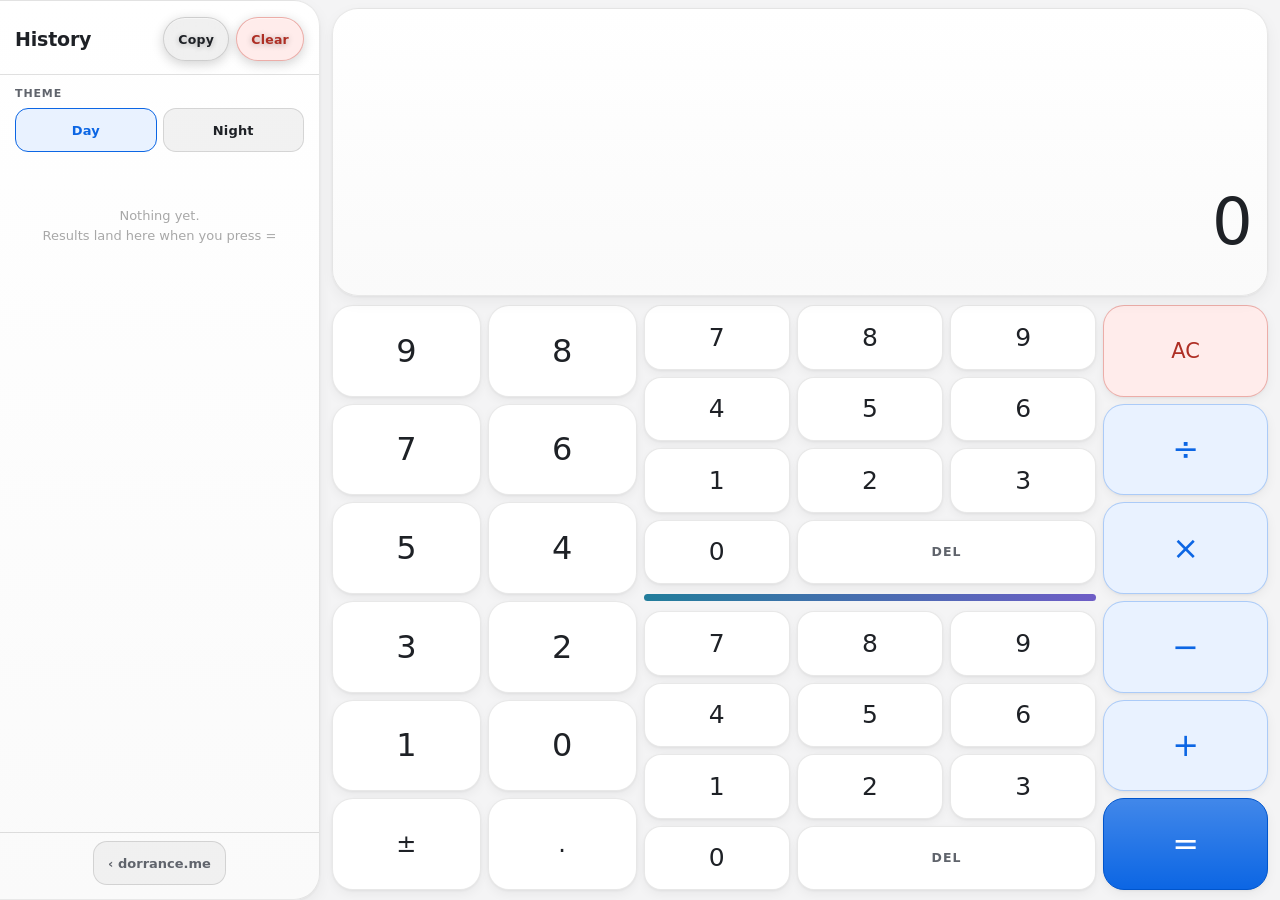
<file: calculator/index.html>
<!DOCTYPE html>
<html lang="en">
<head>
<meta charset="utf-8">
<title>Calculator</title>
<meta name="viewport" content="width=device-width, initial-scale=1, viewport-fit=cover">
<meta name="apple-mobile-web-app-capable" content="yes">
<meta name="mobile-web-app-capable" content="yes">
<meta name="apple-mobile-web-app-status-bar-style" content="default">
<meta name="apple-mobile-web-app-title" content="Calculator">
<meta name="theme-color" content="#F4F4F5" media="(prefers-color-scheme: light)">
<meta name="theme-color" content="#141517" media="(prefers-color-scheme: dark)">
<link rel="manifest" href="manifest.json">
<link rel="apple-touch-icon" href="icon-180.png">
<link rel="icon" href="icon-180.png">
<meta name="description" content="Fraction calculator with exact mixed-number math and a history panel. Works offline.">
<style>
  :root{
    --ui:ui-rounded,"SF Pro Rounded",system-ui,-apple-system,"Segoe UI",Roboto,sans-serif;
    --ink:#FFFFFF;
    --dim:rgba(255,255,255,.58);
    --faint:rgba(255,255,255,.34);
    --gap:7px;
  }
  *{box-sizing:border-box;margin:0;padding:0;-webkit-tap-highlight-color:transparent}
  html,body{height:100%;overflow:hidden}
  body{font-family:var(--ui);color:var(--ink);background:#0E0A1E;-webkit-font-smoothing:antialiased}

  /* ---- living backdrop ---- */
  .field{position:fixed;inset:-25%;z-index:0;filter:blur(58px) saturate(150%)}
  .blob{position:absolute;border-radius:50%;mix-blend-mode:screen}
  .b1{width:74vw;height:74vw;background:#6A3CE0;top:2%;left:-12%;animation:d1 26s ease-in-out infinite}
  .b2{width:66vw;height:66vw;background:#1E9BE0;top:32%;right:-16%;animation:d2 31s ease-in-out infinite}
  .b3{width:58vw;height:58vw;background:#E0603C;bottom:2%;left:8%;animation:d3 24s ease-in-out infinite}
  .b4{width:50vw;height:50vw;background:#17B79A;bottom:20%;right:6%;animation:d1 35s ease-in-out infinite reverse}
  @keyframes d1{0%,100%{transform:translate(0,0) scale(1)}50%{transform:translate(14%,10%) scale(1.16)}}
  @keyframes d2{0%,100%{transform:translate(0,0) scale(1.1)}50%{transform:translate(-16%,-9%) scale(.9)}}
  @keyframes d3{0%,100%{transform:translate(0,0) scale(.95)}50%{transform:translate(11%,-13%) scale(1.2)}}
  .veil{position:fixed;inset:0;z-index:1;pointer-events:none;
        background:radial-gradient(120% 80% at 50% 0%,rgba(0,0,0,.18),rgba(0,0,0,.60))}
  @media (prefers-reduced-motion:reduce){.blob{animation:none}}

  /* ---- glass ---- */
  .glass{position:relative;background:rgba(255,255,255,.11);
    -webkit-backdrop-filter:blur(26px) saturate(190%);backdrop-filter:blur(26px) saturate(190%);
    border:.5px solid rgba(255,255,255,.30);
    box-shadow:inset 0 1px 0 rgba(255,255,255,.42),inset 0 -1px 0 rgba(255,255,255,.10),
               0 6px 22px rgba(0,0,0,.22);
    overflow:hidden}
  .glass::before{content:"";position:absolute;inset:0;pointer-events:none;
    background:linear-gradient(160deg,rgba(255,255,255,.32) 0%,rgba(255,255,255,.05) 34%,transparent 60%)}

  /* Pinned to the screen's edges. On the home screen iOS makes the page (and so inset:0) shorter than the screen by
     about the status bar and the home bar, which left a gap under the keypad; there 100vh is the whole screen, so the
     home screen app takes that. In Safari 100vh would go under the toolbar, so the page keeps inset:0. */
  #app{position:fixed;inset:0;z-index:2;
       display:flex;flex-direction:column;
       padding:calc(env(safe-area-inset-top) + 8px) 12px calc(env(safe-area-inset-bottom) + 10px)}

  /* ---- display ---- */
  /* iOS 26 home screen apps (WebKit bug 301108): a page shorter than the screen gets a viewport that stops short by
     the status bar, and nothing shows under it. A page at least the screen's height gets the whole screen. */
  @media (display-mode:standalone){
    html{height:auto;min-height:min(100lvh,calc(100% + env(safe-area-inset-top)))}
    body{height:auto;min-height:100%}
    #app{bottom:auto;height:100vh;padding-top:calc(env(safe-area-inset-top) + 20px)}   /* below the haze iOS 26.1 puts behind the status bar */
  }
  .display{flex:1 0 auto;display:flex;flex-direction:column;justify-content:flex-end;
           padding:16px 16px 15px;border-radius:26px;margin-bottom:9px}
  .expr{font-size:15px;color:var(--dim);text-align:right;min-height:20px;font-variant-numeric:tabular-nums}
  .value{text-align:right;line-height:.95;margin-top:8px;font-size:clamp(42px,14vw,64px);
         font-weight:300;letter-spacing:-.025em;font-variant-numeric:tabular-nums;
         text-shadow:0 1px 14px rgba(0,0,0,.28);white-space:nowrap}
  .value.err{font-size:17px;font-weight:500;color:#FFD08A;letter-spacing:0;white-space:normal;word-break:break-word}
  .fr{display:inline-flex;flex-direction:column;align-items:center;font-size:.42em;line-height:1.06;
      vertical-align:.44em;margin-left:.14em;font-weight:500}
  .fr .den{border-top:1.5px solid currentColor;padding-top:1px;margin-top:1px}
  .fr.nlit .top{color:#7FE7F5}
  .fr.dlit .den{color:#C9A8FF}
  .alt{text-align:right;font-size:12px;color:var(--faint);margin-top:11px;min-height:16px;
       font-variant-numeric:tabular-nums}
  .alt b{color:var(--dim);font-weight:500}
  .alt .sep{padding:0 6px;opacity:.45}

  /* ---- hamburger ---- */
  .menu{position:absolute;top:13px;left:13px;width:44px;height:44px;border-radius:14px;
        display:flex;flex-direction:column;align-items:center;justify-content:center;gap:4px;
        cursor:pointer;z-index:3;border:.5px solid rgba(255,255,255,.28)}
  .menu i{display:block;width:16px;height:1.6px;border-radius:1px;background:rgba(255,255,255,.85)}
  .menu:active{transform:scale(.92)}
  .dot{position:absolute;top:9px;right:9px;width:6px;height:6px;border-radius:50%;background:#FFC15E;
       box-shadow:0 0 7px rgba(255,193,94,.9);opacity:0;transition:opacity .2s}
  .dot.on{opacity:1}

  /* ---- keypad ---- */
  .pad{flex:0 1 auto;min-height:0;height:clamp(420px,65vh,610px);display:grid;
       grid-template-columns:1.85fr 2.75fr 1fr;gap:var(--gap)}
  .zone{display:grid;gap:var(--gap);min-height:0}
  .zone.whole{grid-template-columns:1fr 1fr;grid-template-rows:repeat(6,1fr)}
  .zone.ops{grid-template-rows:repeat(6,1fr)}
  .frac{display:flex;flex-direction:column;gap:var(--gap);min-height:0}
  .subpad{flex:1 1 0;display:grid;grid-template-columns:repeat(3,1fr);grid-template-rows:repeat(4,1fr);
          gap:var(--gap);min-height:0}
  .subpad .wide{grid-column:span 2}

  .bar{flex:0 0 auto;height:7px;border-radius:3.5px;margin:3px 0;background:linear-gradient(90deg,#40D0E8,#A878FF);position:relative;
       box-shadow:0 0 14px rgba(255,255,255,.28),inset 0 1px 0 rgba(255,255,255,.9)}

  button{font-family:var(--ui);font-weight:300;color:var(--ink);
         border-radius:21px;border:.5px solid rgba(255,255,255,.26);
         background:rgba(255,255,255,.13);
         -webkit-backdrop-filter:blur(18px) saturate(180%);backdrop-filter:blur(18px) saturate(180%);
         box-shadow:inset 0 1px 0 rgba(255,255,255,.40),0 3px 12px rgba(0,0,0,.18);
         display:flex;align-items:center;justify-content:center;
         cursor:pointer;touch-action:manipulation;user-select:none;min-width:0;min-height:0;
         text-shadow:0 1px 6px rgba(0,0,0,.3);
         transition:transform .08s ease,filter .08s ease}
  button:active{transform:scale(.94);filter:brightness(1.45)}
  button:focus-visible{outline:2px solid #FFC15E;outline-offset:2px}

  .zone.whole button{font-size:clamp(24px,6.6vw,32px)}
  .subpad button{font-size:clamp(19px,5.2vw,25px);border-radius:17px}
  .zone.ops button{font-size:clamp(24px,6.6vw,32px);font-weight:400}

  .zone.ops button{background:rgba(72,146,255,.26);border-color:rgba(150,196,255,.40)}
  .zone.ops button.clear{background:rgba(255,92,92,.28);border-color:rgba(255,160,160,.42);
                         font-size:21px;font-weight:500}
  .zone.ops button.eq{background:linear-gradient(180deg,rgba(255,255,255,.18),transparent) rgba(255,166,48,.42);border-color:rgba(255,206,140,.55);font-weight:500}
  .subpad button.del{font-size:12.5px;letter-spacing:.09em;text-transform:uppercase;font-weight:600;
                     color:rgba(255,255,255,.72)}
  .zone.whole button.sym{font-size:24px;font-weight:400}   /* ± and . : the digit colour, so the dot is not lost */

  /* ---- history panel ---- */
  .scrim{position:fixed;inset:0;z-index:8;background:rgba(6,3,16,.5);opacity:0;pointer-events:none;
         transition:opacity .26s;-webkit-backdrop-filter:blur(2px);backdrop-filter:blur(2px)}
  .scrim.on{opacity:1;pointer-events:auto}
  .panel{position:fixed;top:0;bottom:0;left:0;z-index:9;width:min(350px,87vw);
         border-radius:0 26px 26px 0;border-left-style:none;
         display:flex;flex-direction:column;
         transform:translateX(-101%);visibility:hidden;transition:transform .3s cubic-bezier(.3,.9,.25,1),visibility 0s .3s}
  .panel.on{transform:translateX(0);visibility:visible;transition-delay:0s}
  @media (prefers-reduced-motion:reduce){.panel{transition:none}.scrim{transition:none}}

  /* ---- full width at every size; wide and short screens (iPhone Duo sizes: see test/devices.cjs) ---- */
  @media (orientation:portrait){ .pad{height:clamp(420px,72vh,680px)} }
  @media (orientation:landscape) and (min-width:800px){
    .panel{transform:none;visibility:visible;width:min(320px,34vw);transition:none}
    .scrim,#menuBtn{display:none}
    #app{margin-left:min(320px,34vw)}
  }
  /* the open phone sideways (601 high, less with Safari's tab bar showing): a slimmer display and the keypad takes the rest,
     so the fraction keys stay at least 44 px */
  @media (orientation:landscape) and (min-width:800px) and (min-height:501px) and (max-height:700px){
    #app{--gap:6px}
    .display{flex:0 0 auto;padding:10px 16px 9px;margin-bottom:6px}
    .value{font-size:52px;margin-top:4px}
    .alt{margin-top:6px}
    .pad{flex:1 1 0;height:auto}
  }
  /* short upright screens (closed Duo 588, split 579): a little less around the display so every key stays 44 px high */
  @media (orientation:portrait) and (max-height:600px){ .display{padding:12px 16px 11px;margin-bottom:7px} .pad{height:424px} }
  @media (max-height:500px){
    #app{--gap:5px;padding-top:calc(env(safe-area-inset-top) + 6px);padding-bottom:calc(env(safe-area-inset-bottom) + 6px)}
    .display{flex:0 0 auto;padding:8px 14px 7px;margin-bottom:5px;border-radius:20px}
    .expr{min-height:16px;font-size:13px}
    .value{font-size:34px;margin-top:0}
    .alt{margin-top:2px;min-height:14px}
    .menu{top:9px;left:9px}
    .display{padding-left:66px}
    .pad{flex:1 1 0;height:auto}
    .zone.whole button,.zone.ops button{font-size:24px}
    .subpad button{font-size:19px}
  }
  .phead{flex:0 0 auto;display:flex;align-items:center;gap:7px;
         padding:calc(env(safe-area-inset-top) + 16px) 15px 13px;
         border-bottom:.5px solid rgba(255,255,255,.16)}
  .ptitle{flex:1;font-size:19px;font-weight:600;letter-spacing:-.01em}
  .pill{flex:0 0 auto;height:44px;padding:0 14px;border-radius:22px;font-size:12.5px;font-weight:600;
        letter-spacing:.02em;background:rgba(255,255,255,.16);border:.5px solid rgba(255,255,255,.3)}
  .pill.danger{background:rgba(255,92,92,.26);border-color:rgba(255,160,160,.4)}
  .rows{flex:1 1 auto;overflow-y:auto;-webkit-overflow-scrolling:touch;
        padding:10px 12px 14px}
  .row{width:100%;display:block;text-align:right;padding:12px 14px;margin-bottom:8px;
       border-radius:17px;background:rgba(255,255,255,.09);border:.5px solid rgba(255,255,255,.17);
       box-shadow:none;font-weight:300}
  .row:active{transform:scale(.98);filter:brightness(1.3)}
  .rexpr{font-size:12.5px;color:var(--faint);font-variant-numeric:tabular-nums;margin-bottom:3px}
  .rres{font-size:27px;line-height:1.05;font-variant-numeric:tabular-nums}
  .rres .fr{font-size:.44em;vertical-align:.42em}
  .empty{padding:40px 22px;text-align:center;font-size:13px;color:var(--faint);line-height:1.55}

  .toast{position:fixed;left:50%;bottom:calc(env(safe-area-inset-bottom) + 26px);z-index:20;
         transform:translate(-50%,14px);opacity:0;pointer-events:none;
         padding:11px 20px;border-radius:20px;font-size:13px;font-weight:500;
         background:rgba(20,14,42,.82);border:.5px solid rgba(255,255,255,.26);
         -webkit-backdrop-filter:blur(20px);backdrop-filter:blur(20px);
         transition:opacity .22s,transform .22s}
  .toast.on{opacity:1;transform:translate(-50%,0)}
  .toast.tap{pointer-events:auto;cursor:pointer}

  .pfoot{flex:0 0 auto;display:flex;justify-content:center;padding:8px 15px calc(env(safe-area-inset-bottom) + 14px);border-top:.5px solid rgba(255,255,255,.16)}
  .pfoot a{display:inline-flex;align-items:center;min-height:44px;color:var(--dim);text-decoration:none;font-size:13px;font-weight:600;padding:8px 14px;border-radius:14px;
           border:.5px solid rgba(255,255,255,.18);background:rgba(255,255,255,.06)}
  body[data-theme="day"] .pfoot a{border-color:rgba(0,0,0,.12);background:rgba(0,0,0,.04)}

  /* ---- theme picker ---- */
  .ptheme{flex:0 0 auto;padding:12px 15px 4px}
  .plabel{font-size:11px;font-weight:600;letter-spacing:.08em;text-transform:uppercase;
          color:var(--faint);margin-bottom:8px}
  [hidden]{display:none!important}
  .seg{display:grid;grid-auto-flow:column;grid-auto-columns:1fr;gap:6px}
  .seg button{height:44px;border-radius:13px;font-size:13px;font-weight:600;letter-spacing:.01em;
              background:rgba(255,255,255,.09);border:.5px solid rgba(255,255,255,.18);
              box-shadow:none;text-shadow:none;backdrop-filter:none;-webkit-backdrop-filter:none}
  .seg button.sel{background:rgba(255,255,255,.24);border-color:rgba(255,255,255,.5)}

  /* ============ NIGHT (OLED blackout) ============ */
  body[data-theme="night"]{background:#141517;--ink:#E6E7E9;--dim:#A0A3A9;--faint:rgba(230,231,233,.38)}
  body[data-theme="night"] .field,
  body[data-theme="night"] .veil{display:none}
  body[data-theme="night"] .glass{background:#1F2023;
    border-color:rgba(255,255,255,.09);
    box-shadow:inset 0 1px 0 rgba(255,255,255,.08),0 6px 22px rgba(0,0,0,.55)}
  body[data-theme="night"] .glass::before{background:none}
  body[data-theme="night"] .value{text-shadow:none}
  body[data-theme="night"] .value.err{color:#FEA362}
  body[data-theme="night"] .fr.nlit .top{color:#6CC3E0}
  body[data-theme="night"] .fr.dlit .den{color:#B8ACF6}
  body[data-theme="night"] .pad button{background:#1F2023;border-color:rgba(255,255,255,.09);
    box-shadow:inset 0 1px 0 rgba(255,255,255,.06);text-shadow:none;
    backdrop-filter:none;-webkit-backdrop-filter:none}
  body[data-theme="night"] .zone.ops button{background:#1C2B41;
    border-color:rgba(87,157,255,.45);color:#85B8FF}
  body[data-theme="night"] .zone.ops button.clear{background:rgba(248,113,104,.16);
    border-color:rgba(248,113,104,.45);color:#FD9891}
  body[data-theme="night"] .zone.ops button.eq{background:linear-gradient(180deg,rgba(255,255,255,.22),transparent) #579DFF;border-color:#85B8FF;color:#141517}
  body[data-theme="night"] .bar{background:linear-gradient(90deg,#6CC3E0,#B8ACF6);box-shadow:none}
  body[data-theme="night"] .pill.danger{background:rgba(248,113,104,.16);border-color:rgba(248,113,104,.45);color:#FD9891}
  body[data-theme="night"] .toast{background:rgba(30,31,34,.97)}
  /* the menu button: no shadow halo on the display, and a solid orange history dot */
  body[data-theme="night"] .menu{box-shadow:none}
  body[data-theme="night"] .dot{background:#FEA362;box-shadow:none}
  /* flat background: nothing shows through, so the blur is skipped */
  body[data-theme="night"] .glass,body[data-theme="night"] .toast,
  body[data-theme="day"] .glass,body[data-theme="day"] .toast{-webkit-backdrop-filter:none;backdrop-filter:none}
  body[data-theme="night"] .zone.whole button:active,body[data-theme="night"] .subpad button:active{background:#2B2D31;filter:none}
  body[data-theme="night"] .subpad button.del{color:#A0A3A9}
  body[data-theme="night"] .seg button.sel{background:#1C2B41;
    border-color:#579DFF;color:#85B8FF}

  /* Day and Night: past expressions, the Theme label and the second answer line in the label grey (the site's
     --muted), not the fainter grey, so they read as clearly as the answers beside them */
  body[data-theme] .rexpr,body[data-theme] .plabel,body[data-theme] .alt{color:var(--dim)}

  /* ============ DAY (light) ============ */
  body[data-theme="day"]{background:#F4F4F5;
    --ink:#1E2126;--dim:#60646C;--faint:rgba(0,0,0,.34)}
  body[data-theme="day"] .field,
  body[data-theme="day"] .veil{display:none}
  body[data-theme="day"] .glass{background:linear-gradient(180deg,#fff,#FAFAFA);
    border-color:rgba(0,0,0,.09);
    box-shadow:inset 0 1px 0 rgba(255,255,255,.9),0 1px 3px rgba(0,0,0,.06),0 6px 16px rgba(0,0,0,.05)}
  body[data-theme="day"] .glass::before{background:none}
  body[data-theme="day"] .value{text-shadow:none}
  body[data-theme="day"] .value.err{color:#C25100}
  body[data-theme="day"] .menu i{background:rgba(0,0,0,.7)}
  body[data-theme="day"] .menu{border-color:rgba(0,0,0,.14)}
  body[data-theme="day"] .fr.nlit .top{color:#227D9B}
  body[data-theme="day"] .fr.dlit .den{color:#6E5DC6}
  body[data-theme="day"] .pad button{background:#FFFFFF;border-color:rgba(0,0,0,.09);
    box-shadow:0 1px 3px rgba(0,0,0,.06),0 4px 12px rgba(0,0,0,.05);text-shadow:none;
    backdrop-filter:none;-webkit-backdrop-filter:none}
  body[data-theme="day"] .bar{background:linear-gradient(90deg,#227D9B,#6E5DC6);box-shadow:none}
  body[data-theme="day"] .subpad button.del{color:#60646C}
  body[data-theme="day"] .zone.ops button{background:#E9F2FF;
    border-color:rgba(12,102,228,.28);color:#0C66E4}
  body[data-theme="day"] .zone.ops button.clear{background:#FFECEB;
    border-color:rgba(201,55,44,.35);color:#AE2E24}
  body[data-theme="day"] .zone.ops button.eq{background:linear-gradient(180deg,rgba(255,255,255,.22),transparent) #0C66E4;border-color:#0055CC;color:#fff}
  body[data-theme="day"] .zone.whole button:active,body[data-theme="day"] .subpad button:active{background:#E6E8EB;filter:none}
  body[data-theme="day"] .scrim{background:rgba(0,0,0,.28)}
  body[data-theme="day"] .row{background:rgba(0,0,0,.045);border-color:rgba(0,0,0,.10)}
  body[data-theme="day"] .pill{background:rgba(0,0,0,.06);border-color:rgba(0,0,0,.14)}
  body[data-theme="day"] .pill.danger{background:#FFECEB;border-color:rgba(201,55,44,.35);color:#AE2E24}
  body[data-theme="day"] .phead{border-bottom-color:rgba(0,0,0,.12)}
  body[data-theme="day"] .pfoot{border-top-color:rgba(0,0,0,.12)}
  body[data-theme="day"] .toast{background:rgba(255,255,255,.97);color:#1E2126;border-color:rgba(0,0,0,.12)}
  body[data-theme="day"] .seg button{background:rgba(0,0,0,.05);border-color:rgba(0,0,0,.12)}
  body[data-theme="day"] .seg button.sel{background:#E9F2FF;border-color:#0C66E4;color:#0C66E4}
</style>
</head>
<body>
<script>
var t="auto";
try{
  t=localStorage.getItem("theme")||localStorage.getItem("calculator.theme")||"auto";
  t={day:"light",night:"dark"}[t]||t;
}catch(e){}
if(t==="auto") t=matchMedia("(prefers-color-scheme: dark)").matches?"dark":"light";
if(t==="light") document.body.dataset.theme="day";
if(t==="dark") document.body.dataset.theme="night";
</script>

<div class="field">
  <div class="blob b1"></div><div class="blob b2"></div>
  <div class="blob b3"></div><div class="blob b4"></div>
</div>
<div class="veil"></div>

<div class="scrim" id="scrim"></div>

<aside class="panel glass" id="panel" aria-label="History">
  <div class="phead">
    <div class="ptitle">History</div>
    <button class="pill" id="copyBtn">Copy</button>
    <button class="pill danger" id="wipeBtn">Clear</button>
  </div>
  <div class="ptheme">
    <div class="plabel" id="themeLabel" data-theme-label>Theme</div>
    <div class="seg" id="themeSeg" role="group" aria-label="Theme">
      <button data-t="day">Day</button>
      <button data-t="night">Night</button>
      <button data-t="aurora" hidden>Aurora</button>
    </div>
  </div>
  <div class="rows" id="rows"></div>
  <div class="pfoot"><a href="../">&lsaquo; dorrance.me</a></div>
</aside>

<div id="app">

  <div class="display glass">
    <button class="menu glass" id="menuBtn" aria-label="History" aria-expanded="false">
      <i></i><i></i><i></i><span class="dot" id="dot"></span>
    </button>
    <div class="expr" id="expr"></div>
    <div class="value" id="value" role="status" aria-live="polite" aria-atomic="true">0</div>
    <div class="alt" id="alt"></div>
  </div>

  <div class="pad">

    <div class="zone whole" role="group" aria-label="Whole number">
      <button data-k="w9">9</button><button data-k="w8">8</button>
      <button data-k="w7">7</button><button data-k="w6">6</button>
      <button data-k="w5">5</button><button data-k="w4">4</button>
      <button data-k="w3">3</button><button data-k="w2">2</button>
      <button data-k="w1">1</button><button data-k="w0">0</button>
      <button class="sym" data-k="neg" aria-label="Positive or negative">&plusmn;</button>
      <button class="sym" data-k="wdot" aria-label="Decimal point">.</button>
    </div>

    <div class="frac">
      <div class="subpad num" role="group" aria-label="Numerator">
        <button data-k="n7">7</button><button data-k="n8">8</button><button data-k="n9">9</button>
        <button data-k="n4">4</button><button data-k="n5">5</button><button data-k="n6">6</button>
        <button data-k="n1">1</button><button data-k="n2">2</button><button data-k="n3">3</button>
        <button data-k="n0">0</button><button class="wide del" data-k="ndel" aria-label="Delete numerator digit">del</button>
      </div>

      <div class="bar"></div>

      <div class="subpad den" role="group" aria-label="Denominator">
        <button data-k="d7">7</button><button data-k="d8">8</button><button data-k="d9">9</button>
        <button data-k="d4">4</button><button data-k="d5">5</button><button data-k="d6">6</button>
        <button data-k="d1">1</button><button data-k="d2">2</button><button data-k="d3">3</button>
        <button data-k="d0">0</button><button class="wide del" data-k="ddel" aria-label="Delete denominator digit">del</button>
      </div>
    </div>

    <div class="zone ops">
      <button class="clear" data-k="clear" id="clearKey">AC</button>
      <button data-k="&divide;">&divide;</button>
      <button data-k="&times;">&times;</button>
      <button data-k="&minus;">&minus;</button>
      <button data-k="+">+</button>
      <button class="eq" data-k="=">=</button>
    </div>

  </div>
</div>

<div class="toast" id="toast"></div>

<script>
(function(){
  "use strict";

  /* ================= exact rational arithmetic ================= */
  /* The work is in BigInt, so nothing rounds on the way. A result too big for an exact number is BIG. */
  var Z=BigInt(0), ONE=BigInt(1), BIG={big:true};
  function B(x){return BigInt(x);}
  function gcd(a,b){if(a<Z)a=-a;if(b<Z)b=-b;while(b){var t=b;b=a%b;a=t;}return a;}
  function F(n,d){
    n=B(n); d=B(d); if(d===Z) return null; if(d<Z){n=-n;d=-d;}
    var g=gcd(n,d)||ONE, N=Number(n/g), D=Number(d/g);
    return Number.isSafeInteger(N)&&Number.isSafeInteger(D)?{n:N,d:D}:BIG;
  }
  function add(a,b){return F(B(a.n)*B(b.d)+B(b.n)*B(a.d),B(a.d)*B(b.d));}
  function sub(a,b){return F(B(a.n)*B(b.d)-B(b.n)*B(a.d),B(a.d)*B(b.d));}
  function mul(a,b){return F(B(a.n)*B(b.n),B(a.d)*B(b.d));}
  function dvd(a,b){return b.n===0?null:F(B(a.n)*B(b.d),B(a.d)*B(b.n));}
  function apply(o,a,b){return o==="+"?add(a,b):o==="\u2212"?sub(a,b):o==="\u00d7"?mul(a,b):dvd(a,b);}
  function isPow2(d){return (d&(d-1))===0;}

  /* Standard order: × and ÷ before + and −. A chain is terms [{v, op}], each value with the operator after it;
     the last op is not used. The answer is a fraction, null (divide by zero) or BIG. */
  function mulOp(o){return o==="\u00d7"||o==="\u00f7";}
  function evalTerms(list){
    var total=null, addOp="+", run=list[0].v;
    for(var i=1;i<list.length;i++){
      var o=list[i-1].op;
      if(mulOp(o)){ run=apply(o,run,list[i].v); if(!run||run===BIG) return run; }
      else { total=total===null?run:apply(addOp,total,run); if(total===BIG) return BIG; addOp=o; run=list[i].v; }
    }
    return total===null?run:apply(addOp,total,run);
  }
  // What the display shows while a chain is open: all of it after + or −; after × or ÷ only the run of × and ÷
  // at the end, since a later × or ÷ still belongs to it.
  function shown(list){
    var last=list.length-1, start=0;
    if(mulOp(list[last].op)) for(var i=last-1;i>=0;i--) if(!mulOp(list[i].op)){ start=i+1; break; }
    return evalTerms(list.slice(start));
  }

  /* ================= state ================= */
  var cur={w:"",n:"",d:"",neg:false};
  var acc=null, terms=[], justEq=false, err=null;   // acc: the value on show when nothing is being typed
  var parts=[];
  var hist=[];

  /* history is stored on this device only, under this web address */
  try{
    var raw=localStorage.getItem("calculator.hist");
    if(raw) hist=JSON.parse(raw)||[];
  }catch(e){ hist=[]; }
  function save(){ try{ localStorage.setItem("calculator.hist",JSON.stringify(hist)); }catch(e){} }

  var exprEl=document.getElementById("expr"),
      valEl=document.getElementById("value"),
      altEl=document.getElementById("alt"),
      clearKey=document.getElementById("clearKey"),
      rowsEl=document.getElementById("rows"),
      panel=document.getElementById("panel"),
      scrim=document.getElementById("scrim"),
      menuBtn=document.getElementById("menuBtn"),
      dot=document.getElementById("dot"),
      toastEl=document.getElementById("toast");

  function blank(){return cur.w===""&&cur.n===""&&cur.d===""&&!cur.neg;}
  function reset(){cur={w:"",n:"",d:"",neg:false};}

  function curFrac(){
    var n=cur.n===""?0:parseInt(cur.n,10);
    var d=cur.d===""?1:parseInt(cur.d,10);
    if(d===0) return null;
    var wf;
    if(cur.w.indexOf(".")>-1){
      var f2=cur.w.split(".")[1]||"", p=Math.pow(10,f2.length);
      wf=F(Math.round(parseFloat(cur.w)*p),p);
    } else wf=F(cur.w===""?0:parseInt(cur.w,10),1);
    var f=add(wf,F(n,d));
    if(cur.neg) f={n:-f.n,d:f.d};
    return f;
  }

  /* ================= formatting ================= */
  function frGlyph(n,d,cls){
    return '<span class="fr '+(cls||"")+'"><span class="top">'+n+'</span><span class="den">'+d+'</span></span>';
  }
  function mixedHTML(f){
    var s=f.n<0?"\u2212":"", n=Math.abs(f.n), w=Math.floor(n/f.d), r=n-w*f.d;
    if(r===0) return s+w;
    if(w===0) return s+frGlyph(r,f.d);
    return s+w+frGlyph(r,f.d);
  }
  function mixedText(f){
    var s=f.n<0?"\u2212":"", n=Math.abs(f.n), w=Math.floor(n/f.d), r=n-w*f.d;
    if(r===0) return s+w;
    if(w===0) return s+r+"/"+f.d;
    return s+w+" "+r+"/"+f.d;
  }
  function entryHTML(){
    var out=cur.neg?"\u2212":"";
    if(cur.w!=="") out+=cur.w;
    if(cur.n!==""||cur.d!==""){
      out+=frGlyph(cur.n===""?"\u00b7":cur.n, cur.d===""?"\u00b7":cur.d,
                   (cur.n===""?"":"nlit")+" "+(cur.d===""?"":"dlit"));
    }
    return out===""?"0":out;
  }

  /* ================= toast ================= */
  var toastT;
  function toast(msg){
    toastEl.textContent=msg; toastEl.classList.add("on"); toastEl.classList.remove("tap"); toastEl.onclick=null;
    clearTimeout(toastT); toastT=setTimeout(function(){toastEl.classList.remove("on");},1900);
  }

  /* ================= history ================= */
  function pushHist(expr,res){
    hist.unshift({expr:expr,res:res});
    if(hist.length>200) hist.pop();
    save(); paintHist();
    if(!panel.classList.contains("on")) dot.classList.add("on");
  }

  /* the rows are built when the panel opens (or is docked), not on every "=" while it is closed */
  var histDirty=true, dockMQ=matchMedia("(orientation:landscape) and (min-width:800px)");
  function esc(t){ return String(t).replace(/&/g,"&amp;").replace(/</g,"&lt;").replace(/>/g,"&gt;"); }
  function paintHist(){
    if(!panel.classList.contains("on")&&!dockMQ.matches){ histDirty=true; return; }
    histDirty=false;
    if(!hist.length){
      rowsEl.innerHTML='<div class="empty">Nothing yet.<br>Results land here when you press&nbsp;=</div>';
      return;
    }
    var html="";
    for(var i=0;i<hist.length;i++){
      html+='<button class="row" data-i="'+i+'">'+
              '<div class="rexpr">'+esc(hist[i].expr)+'</div>'+
              '<div class="rres">'+mixedHTML(hist[i].res)+'</div>'+
            '</button>';
    }
    rowsEl.innerHTML=html;
  }

  function histText(){
    var lines=["Fraction calculations",""];
    for(var i=hist.length-1;i>=0;i--) lines.push(hist[i].expr+" = "+mixedText(hist[i].res));
    return lines.join("\n");
  }

  function legacyCopy(text){
    var ta=document.createElement("textarea");
    ta.value=text; ta.setAttribute("readonly","");
    ta.style.cssText="position:fixed;top:0;left:0;opacity:0;";
    document.body.appendChild(ta);
    ta.select(); ta.setSelectionRange(0,text.length);
    var ok=false;
    try{ ok=document.execCommand("copy"); }catch(e){ ok=false; }
    document.body.removeChild(ta);
    return ok;
  }

  function copyHist(){
    if(!hist.length){ toast("Nothing to copy yet"); return; }
    var text=histText(), n=hist.length;
    if(navigator.clipboard && window.isSecureContext){
      navigator.clipboard.writeText(text).then(
        function(){ toast("Copied \u2014 "+n+" calculations"); },
        function(){ toast(legacyCopy(text)?"Copied \u2014 "+n+" calculations":"Couldn't reach the clipboard"); });
    } else {
      toast(legacyCopy(text)?"Copied \u2014 "+n+" calculations":"Couldn't reach the clipboard");
    }
  }

  dockMQ.addEventListener("change",function(){ if(dockMQ.matches&&histDirty) paintHist(); });
  function openPanel(){ panel.classList.add("on"); scrim.classList.add("on"); if(histDirty) paintHist();
                        menuBtn.setAttribute("aria-expanded","true"); dot.classList.remove("on"); }
  function closePanel(){ panel.classList.remove("on"); scrim.classList.remove("on");
                         menuBtn.setAttribute("aria-expanded","false"); }

  menuBtn.addEventListener("click",function(){
    panel.classList.contains("on")?closePanel():openPanel();
  });
  scrim.addEventListener("click",closePanel);
  document.getElementById("copyBtn").addEventListener("click",copyHist);
  document.getElementById("wipeBtn").addEventListener("click",function(){
    if(!hist.length){ toast("History is already empty"); return; }
    hist=[]; save(); paintHist(); toast("History cleared");
  });
  rowsEl.addEventListener("click",function(e){
    var row=e.target.closest?e.target.closest(".row"):null;
    if(!row) return;
    var h=hist[+row.dataset.i];
    acc=h.res; terms=[]; parts=[]; reset(); justEq=true; err=null;
    closePanel(); render();
  });
  document.addEventListener("keydown",function(e){ if(e.key==="Escape") closePanel(); });

  /* ================= themes ================= */
  var themeSeg=document.getElementById("themeSeg");
  var themeMetas=document.querySelectorAll('meta[name="theme-color"]');
  var THEME_BG={day:"#F4F4F5",night:"#141517",aurora:"#0E0A1E"};

  var darkMQ=matchMedia("(prefers-color-scheme: dark)");
  var themePref="auto";
  /* one theme setting is shared by every app on this site: auto | light | dark | aurora */
  var TO_SHARED={day:"light",night:"dark"}, FROM_SHARED={light:"day",dark:"night"};
  try{
    themePref=localStorage.getItem("theme")||localStorage.getItem("calculator.theme")||"auto";
    themePref=FROM_SHARED[themePref]||themePref;
    localStorage.removeItem("calculator.theme");
  }catch(e){}

  // t = auto | day | night | aurora; Auto follows the device's light/dark setting.
  // Aurora is secret: the picker shows Day and Night (with nothing picked, it follows the phone). Five taps on the "Theme" label
  // within 2 seconds turn Aurora on, and its button shows, selected, until another theme is picked.
  function setTheme(t){
    themePref=t;
    var mode=t==="auto"?(darkMQ.matches?"night":"day"):t;
    if(mode==="aurora") delete document.body.dataset.theme;
    else document.body.dataset.theme=mode;
    themeMetas.forEach(function(m){ m.setAttribute("content",t==="auto"?(m.media.indexOf("dark")>-1?THEME_BG.night:THEME_BG.day):(THEME_BG[mode]||THEME_BG.aurora)); });
    var sel=t==="auto"?mode:t;   /* Auto is the default, not a button: the picker shows what the phone is on */
    themeSeg.querySelectorAll("button").forEach(function(b){
      b.classList.toggle("sel",b.dataset.t===sel);
      if(b.dataset.t==="aurora") b.hidden=t!=="aurora";
    });
    try{ localStorage.setItem("theme",TO_SHARED[t]||t); }catch(e){}
  }
  window.addEventListener("storage",function(e){
    if(e.key==="theme"&&e.newValue) setTheme(FROM_SHARED[e.newValue]||e.newValue);
  });
  darkMQ.addEventListener("change",function(){ if(themePref==="auto") setTheme("auto"); });
  themeSeg.addEventListener("click",function(e){
    var b=e.target.closest?e.target.closest("button"):null;
    if(b) setTheme(b.dataset.t);
  });
  var taps=[];
  document.getElementById("themeLabel").addEventListener("click",function(){
    var now=Date.now();
    taps=taps.filter(function(x){return now-x<2000;}).concat(now);
    if(taps.length<5) return;
    taps=[]; setTheme("aurora"); toast("Aurora");
  });
  setTheme(themePref);

  /* ================= render ================= */
  function render(){
    clearKey.textContent=(blank()&&acc===null)?"AC":"C";

    if(err){
      exprEl.textContent="";
      valEl.className="value err"; valEl.textContent=err;
      valEl.style.fontSize=""; altEl.innerHTML=""; return;
    }

    exprEl.textContent=parts.join(" ");

    var live;
    if(!blank()){ live=curFrac(); valEl.innerHTML=entryHTML(); }
    else { live=acc; valEl.innerHTML = acc!==null ? mixedHTML(acc) : "0"; }
    valEl.className="value";
    valEl.style.fontSize="";   /* a very long number shrinks to stay on one line */
    if(valEl.scrollWidth>valEl.clientWidth) valEl.style.fontSize=Math.max(20,Math.floor(parseFloat(getComputedStyle(valEl).fontSize)*valEl.clientWidth/valEl.scrollWidth))+"px";

    if(!live){ altEl.innerHTML=""; return; }
    var dec=live.n/live.d;
    var bits=['<b>'+live.n+"/"+live.d+'</b>',
              dec.toFixed(4).replace(/0+$/,"").replace(/\.$/,"")];
    var near=F(Math.round(dec*16),16);
    if((!isPow2(live.d)||live.d>64)&&near!==BIG){
      bits.push('\u2248 '+mixedText(near)+' to 1/16');
    }
    altEl.innerHTML=bits.join('<span class="sep">\u00b7</span>');
  }

  /* ================= input ================= */
  function press(k){
    if(err && k!=="clear") err=null;

    if(k==="clear"){
      if(!blank()) reset(); else { acc=null; terms=[]; parts=[]; }
      err=null; justEq=false; render(); return;
    }
    if(k==="wdel"){ cur.w=cur.w.slice(0,-1); render(); return; }
    if(k==="ndel"){ cur.n=cur.n.slice(0,-1); render(); return; }
    if(k==="ddel"){ cur.d=cur.d.slice(0,-1); render(); return; }
    if(k==="neg"){ cur.neg=!cur.neg; render(); return; }

    if(k==="="){
      var v = blank() ? (acc||F(0,1)) : curFrac();
      if(!v){ err="A denominator can't be zero."; reset(); render(); return; }
      var full=parts.concat([blank() ? (acc?mixedText(acc):"0") : mixedText(v)]);
      var r = terms.length ? evalTerms(terms.concat([{v:v,op:null}])) : v;
      if(!r||r===BIG){ err=r?"Too big to show exactly.":"Can't divide by zero."; reset(); terms=[]; parts=[]; render(); return; }
      if(parts.length) pushHist(full.join(" "),r);
      acc=r; terms=[]; parts=[]; reset(); justEq=true; render(); return;
    }

    if("+\u2212\u00d7\u00f7".indexOf(k)>-1){
      if(blank()){
        if(terms.length){ terms[terms.length-1].op=k; parts[parts.length-1]=k; }   // a change of operator
        else if(acc!==null){ terms=[{v:acc,op:k}]; parts=[mixedText(acc),k]; }       // go on from the answer
        else { justEq=false; render(); return; }
      } else {
        var val=curFrac();
        if(!val){ err="A denominator can't be zero."; reset(); render(); return; }
        parts.push(mixedText(val)); parts.push(k);
        terms.push({v:val,op:k}); reset();
      }
      var res=shown(terms);
      if(!res||res===BIG){ err=res?"Too big to show exactly.":"Can't divide by zero."; reset(); terms=[]; parts=[]; render(); return; }
      acc=res;
      justEq=false; render(); return;
    }

    if(justEq){ acc=null; terms=[]; parts=[]; reset(); justEq=false; }

    var field=k.charAt(0), ch=k.slice(1);
    if(field==="w"){
      if(ch==="dot"){ if(cur.w.indexOf(".")<0) cur.w=(cur.w===""?"0.":cur.w+"."); }
      else if(cur.w.replace(".","").length<7){ cur.w=(cur.w==="0"?"":cur.w)+ch; }
    } else if(field==="n"){
      if(cur.n.length<4) cur.n=(cur.n==="0"?"":cur.n)+ch;
    } else if(field==="d"){
      if(cur.d.length<4) cur.d=(cur.d==="0"?"":cur.d)+ch;
    }
    render();
  }

  document.querySelectorAll(".pad button").forEach(function(b){
    b.addEventListener("click",function(){ press(b.dataset.k); });
  });

  /* keyboard: digits fill the whole number; space moves to the numerator,
     "/" to the denominator (type "1 3/4"); + - * for operators, ":" or "?" to divide;
     Enter = equals, Backspace deletes, Escape clears */
  var kf="w";
  document.addEventListener("keydown",function(e){
    if(e.metaKey||e.ctrlKey||e.altKey) return;
    var tag=(e.target.tagName||"").toLowerCase();
    if(tag==="input"||tag==="textarea") return;
    var k=e.key, h=true;
    if(k>="0"&&k<="9"){ press(kf+k); }
    else if(k==="."){ if(kf==="w") press("wdot"); }
    else if(k===" "){ if(!blank()||justEq) kf="n"; }
    else if(k==="/"){
      if(kf==="w"&&cur.n===""&&cur.w.indexOf(".")<0){ cur.n=cur.w; cur.w=""; }
      kf="d"; render();
    }
    else if(k==="+"){ press("+"); kf="w"; }
    else if(k==="-"){ press("\u2212"); kf="w"; }
    else if(k==="*"||k==="x"||k==="X"){ press("\u00d7"); kf="w"; }
    else if(k===":"||k==="?"){ press("\u00f7"); kf="w"; }
    else if(k==="Enter"||k==="="){ press("="); kf="w"; }
    else if(k==="Backspace"){
      if(kf==="d"&&cur.d==="") kf="n";
      if(kf==="n"&&cur.n==="") kf="w";
      press(kf+"del");
    }
    else if(k==="Escape"){ if(panel.classList.contains("on")) closePanel(); else press("clear"); kf="w"; }
    else if(k==="n"||k==="N"){ press("neg"); }
    else h=false;
    if(h) e.preventDefault();
  });
  var _press=press;
  press=function(k){ if(k==="clear"||k==="=") kf="w"; _press(k); };

  paintHist();
  render();

  /* keeps it working with no signal; after an update, offer a reload (not on the first install) */
  if("serviceWorker" in navigator){
    var ctl=navigator.serviceWorker.controller;
    if(ctl&&ctl.scriptURL===new URL("sw.js",location).href)
      navigator.serviceWorker.addEventListener("controllerchange",function(){
        toast("Updated · Tap to reload"); clearTimeout(toastT);
        toastEl.classList.add("tap"); toastEl.onclick=function(){location.reload()};
      },{once:true});
    window.addEventListener("load",function(){
      navigator.serviceWorker.register("sw.js").catch(function(){});
    });
  }
})();
</script>
</body>
</html>
</file>
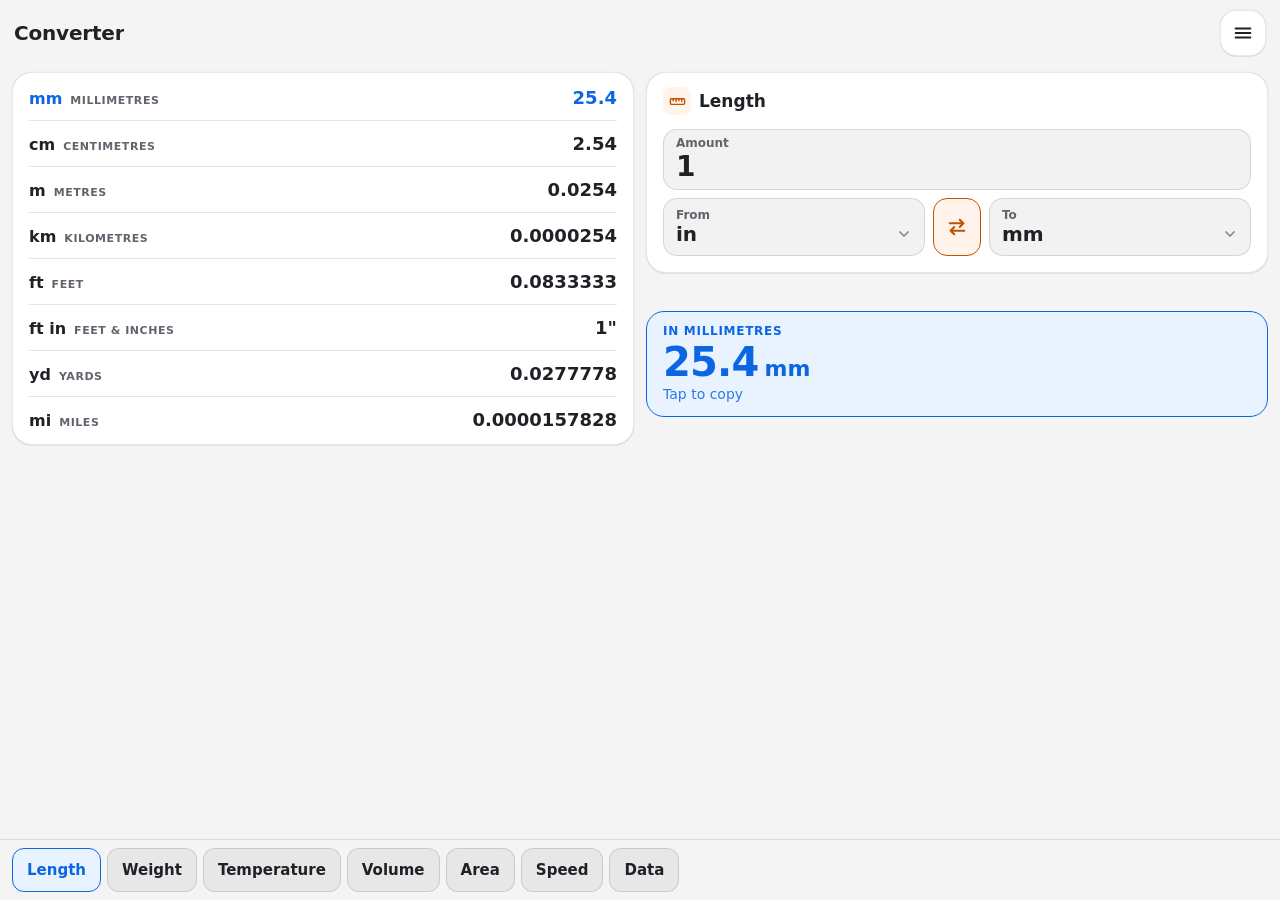
<file: converter/index.html>
<!doctype html>
<html lang="en">
<head>
<meta charset="utf-8">
<meta name="viewport" content="width=device-width, initial-scale=1, viewport-fit=cover">
<meta name="apple-mobile-web-app-capable" content="yes">
<meta name="mobile-web-app-capable" content="yes">
<meta name="apple-mobile-web-app-status-bar-style" content="default">
<meta name="apple-mobile-web-app-title" content="Converter">
<meta name="theme-color" media="(prefers-color-scheme: light)" content="#F4F4F5">
<meta name="theme-color" media="(prefers-color-scheme: dark)" content="#141517">
<!-- The theme before the first paint, as App.init sets it, so a dark phone does not flash Day. -->
<script>try{var t=localStorage.getItem('theme')||'auto';if(t==='auto')t=matchMedia('(prefers-color-scheme: dark)').matches?'dark':'light';if(t!=='light')document.documentElement.dataset.mode=t}catch(e){}</script>
<meta name="description" content="Unit converter for length, weight, temperature, volume, area and speed, with inch fractions and feet-inches. Works offline.">
<link rel="manifest" href="manifest.json">
<link rel="apple-touch-icon" href="icon-180.png">
<link rel="icon" href="icon-180.png">
<link rel="stylesheet" href="../shared/base.css">
<link rel="stylesheet" href="../shared/keypad.css">
<title>Converter</title>
<style>
.conv{display:grid;grid-template-columns:1fr 48px 1fr;gap:8px;margin-top:8px}
.amt .fv{font-size:28px}
.swap{min-height:58px;border-radius:14px;background:var(--hbg);border:.5px solid var(--hl);color:var(--hc);display:grid;place-items:center;transition:transform .15s}
.swap:active{transform:scale(.92)}
.swap svg{width:22px;height:22px}
/* the answer: a flat fill and a 1px border, like the selected category tab */
.hero{cursor:pointer;margin-bottom:10px;background:var(--sel);border:1px solid var(--sel-line)}
.hint:empty{display:none}
.hero .v{overflow-wrap:anywhere}
.hero .v .u{font-size:22px;font-weight:600;margin-left:6px;letter-spacing:0}
.units{padding:2px 16px}
.ur{display:flex;align-items:baseline;justify-content:space-between;gap:12px;width:100%;padding:12px 0;border-bottom:1px solid var(--line);text-align:left;font-variant-numeric:tabular-nums}
.ur:last-child{border-bottom:0}
.ur .u{font-size:16px;font-weight:650;white-space:nowrap}
.ur .u small{font-size:11px;font-weight:700;letter-spacing:.05em;text-transform:uppercase;color:var(--muted);margin-left:8px}
.ur .v{font-size:18px;font-weight:550;text-align:right;overflow-wrap:anywhere}
.ur.on .u,.ur.on .v{color:var(--blue)}
/* the categories: a bar at the bottom, like a tab bar */
main{padding-bottom:16px}
#cats{padding:8px 12px calc(env(safe-area-inset-bottom,0px) + 8px);border-top:.5px solid var(--line);background:var(--bg);--fr:0px}
/* more categories off the right edge: the bar fades out there over 24 px, so it reads as scrollable (paintCats) */
#cats.more{-webkit-mask-image:linear-gradient(to left,transparent var(--fr),#000 calc(var(--fr) + 24px));mask-image:linear-gradient(to left,transparent var(--fr),#000 calc(var(--fr) + 24px))}
/* Open (a wide screen, like the inside of iPhone Duo): the amount and the answer on the left, every unit on the right */
@media (min-width:560px){
  main{display:grid;grid-template-columns:minmax(0,1fr) minmax(0,1fr);grid-auto-rows:max-content;column-gap:12px;align-items:start;align-content:start}
  #card{grid-column:1;grid-row:1}
  #outCard{grid-column:1;grid-row:2}
  #table{grid-column:2;grid-row:1/span 2}
}
/* the keypad (shared/keypad.css): the amount opens it. Its keys are at most 480 px wide; open sideways it sits under
   the left pane only, so every unit on the right stays in view */
.amt,.amt input{cursor:pointer}
.kp-in{max-width:480px}
/* Sideways the panes swap: every unit on the left, the amount, the answer and the keypad on the right, like
   Triangle and Calculator. The open keypad covers the right half of the category bar, so the bar's buttons move left
   of it (body.pad) and the selected one is scrolled into view. */
@media (min-width:800px){
  #card,#outCard{grid-column:2}
  #table{grid-column:1}
  .kp{left:50%;border-left:.5px solid var(--line);border-top-left-radius:20px;padding-left:12px;padding-right:calc(env(safe-area-inset-right,0px) + 14px)}   /* off the screen's edge, like the header */
  body.pad #cats{--fr:calc(50vw + 12px);padding-right:var(--fr);scroll-padding-right:var(--fr)}
}
</style>
</head>
<body>
<header>
  <h1>Converter</h1>
  <span class="sp"></span>
  <button class="round" id="setBtn" aria-label="Menu"><svg viewBox="0 0 24 24" fill="none" stroke="currentColor" stroke-width="2.2" stroke-linecap="round"><path d="M4 7h16M4 12h16M4 17h16"/></svg></button>
</header>

<main class="kb-pad">
  <section class="card sec" id="card">
    <div class="sec-h"><span class="ic" id="catIc"></span><span id="catName"></span></div>
    <div class="sec-b">
      <label class="fld amt"><span class="fk">Amount</span><input class="fv" id="val" type="text" inputmode="none" readonly autocomplete="off"></label>
      <div class="conv">
        <label class="fld"><span class="fk">From</span><select class="fv" id="from"></select></label>
        <button class="swap" id="swap" aria-label="Swap units"><svg viewBox="0 0 24 24" fill="none" stroke="currentColor" stroke-width="2.2" stroke-linecap="round" stroke-linejoin="round"><path d="M4 8h15M15 4l4 4-4 4M20 16H5M9 12l-4 4 4 4"/></svg></button>
        <label class="fld"><span class="fk">To</span><select class="fv" id="to"></select></label>
      </div>
      <p class="hint" id="hint"></p>
    </div>
  </section>
  <div class="hero" id="outCard" title="Tap to copy" role="button" tabindex="0"><div class="k" id="outName"></div><div class="v"><span id="out">0</span><span class="u" id="outUnit"></span></div><div class="s" id="sub"></div></div>
  <div class="card units" id="table"></div>
</main>

<nav class="tabs" id="cats" aria-label="What to convert"></nav>

<script src="../shared/base.js"></script>
<script src="../shared/keypad.js"></script>
<script>
const { $, esc, load, save, buzz, sheet, toast, copy, themeSegHTML, homeLinkHTML } = App;
App.init();

/* factor = how many base units in one of this unit. Temperature uses functions. */
const CATS = {
  Length: { base: 'm', units: {
    'mm': .001, 'cm': .01, 'm': 1, 'km': 1000,
    'in': .0254, 'ft': .3048, 'ft in': 'ftin', 'yd': .9144, 'mi': 1609.344 } },
  Weight: { base: 'kg', units: { 'g': .001, 'kg': 1, 'oz': .028349523125, 'lb': .45359237, 'st': 6.35029318, 't': 1000 } },
  Temperature: { base: '°C', units: {
    '°C': [c => c, c => c], '°F': [f => (f - 32) * 5 / 9, c => c * 9 / 5 + 32], 'K': [k => k - 273.15, c => c + 273.15] } },
  Volume: { base: 'L', units: {
    'ml': .001, 'L': 1, 'tsp': .00492892159, 'tbsp': .0147867648, 'fl oz': .0295735296, 'cup': .2365882365,
    'pt': .473176473, 'qt': .946352946, 'gal': 3.785411784, 'm³': 1000 } },
  Area: { base: 'm²', units: {
    'cm²': 1e-4, 'm²': 1, 'ha': 1e4, 'km²': 1e6, 'in²': .00064516, 'ft²': .09290304, 'yd²': .83612736, 'acre': 4046.8564224, 'mi²': 2589988.110336 } },
  Speed: { base: 'm/s', units: { 'm/s': 1, 'km/h': 1 / 3.6, 'mph': .44704, 'kn': .514444444, 'ft/s': .3048 } },
  Data: { base: 'MB', units: { 'KB': .001, 'MB': 1, 'GB': 1000, 'TB': 1e6, 'KiB': 1.024e-3, 'MiB': 1.048576, 'GiB': 1073.741824, 'TiB': 1099511.627776 } },
};
const NAMES = { mm: 'millimetres', cm: 'centimetres', m: 'metres', km: 'kilometres', in: 'inches', ft: 'feet', 'ft in': 'feet & inches', yd: 'yards', mi: 'miles',
  g: 'grams', kg: 'kilograms', oz: 'ounces', lb: 'pounds', st: 'stone', t: 'tonnes', '°C': 'Celsius', '°F': 'Fahrenheit', K: 'kelvin',
  ml: 'millilitres', L: 'litres', tsp: 'teaspoons', tbsp: 'tablespoons', 'fl oz': 'fluid ounces', cup: 'cups', pt: 'pints', qt: 'quarts', gal: 'gallons', 'm³': 'cubic metres',
  'cm²': 'square cm', 'm²': 'square metres', ha: 'hectares', 'km²': 'square km', 'in²': 'square inches', 'ft²': 'square feet', 'yd²': 'square yards', acre: 'acres', 'mi²': 'square miles',
  'm/s': 'metres per second', 'km/h': 'km per hour', mph: 'miles per hour', kn: 'knots', 'ft/s': 'feet per second',
  KB: 'kilobytes', MB: 'megabytes', GB: 'gigabytes', TB: 'terabytes', KiB: 'kibibytes', MiB: 'mebibytes', GiB: 'gibibytes', TiB: 'tebibytes' };
const DEFAULT = { Length: ['in', 'mm'], Weight: ['lb', 'kg'], Temperature: ['°F', '°C'], Volume: ['cup', 'ml'], Area: ['ft²', 'm²'], Speed: ['mph', 'km/h'], Data: ['GB', 'GiB'] };

// Each kind of unit has its own color and icon, like the cards in TV Mount.
const LOOK = {
  Length: ['orange', '<rect x="2" y="8" width="20" height="8" rx="1.5"/><path d="M6 8v3M10 8v4M14 8v3M18 8v4"/>'],
  Weight: ['purple', '<circle cx="12" cy="6" r="2.5"/><path d="M6.5 9.5h11l2 10.5h-15z"/>'],
  Temperature: ['magenta', '<path d="M14 14.8V4.5a2 2 0 0 0-4 0v10.3a4 4 0 1 0 4 0z"/><path d="M12 10v7"/>'],
  Volume: ['teal', '<path d="M6 3h12l-1.6 17.1a1 1 0 0 1-1 .9H8.6a1 1 0 0 1-1-.9z"/><path d="M6.6 9h10.8"/>'],
  Area: ['green', '<rect x="4" y="4" width="16" height="16" rx="2"/><path d="M4 12h16M12 4v16"/>'],
  Speed: ['yellow', '<path d="M4 18a8 8 0 1 1 16 0"/><path d="m12 18 4-6"/>'],
  Data: ['lime', '<ellipse cx="12" cy="6" rx="7.5" ry="3"/><path d="M4.5 6v12c0 1.7 3.4 3 7.5 3s7.5-1.3 7.5-3V6"/><path d="M4.5 12c0 1.7 3.4 3 7.5 3s7.5-1.3 7.5-3"/>']
};

const KEY = 'converter-v1';
const S = Object.assign({ cat: 'Length', pick: {}, val: '1', prec: 16 }, load(KEY, {}));
const persist = () => save(KEY, S);

/* ---- parsing ---- */
function parseFrac(s) {            // "3", "3.5", "1/2", "15/16", "3 1/2", "-1 1/2"
  s = s.trim(); if (!s) return NaN;
  const neg = s[0] === '-', t = neg ? s.slice(1).trim() : s;
  let m, v;
  // A whole number and a fraction need a space between them: "15/16" is fifteen sixteenths, not 1 5/16.
  if ((m = t.match(/^(\d+(?:\.\d+)?)\s+(\d+)\s*\/\s*(\d+)$/))) v = +m[3] ? +m[1] + m[2] / m[3] : NaN;
  else if ((m = t.match(/^(\d+)\s*\/\s*(\d+)$/))) v = +m[2] ? m[1] / m[2] : NaN;
  else if (/^\d{1,3}(,\d{3})+(\.\d+)?$/.test(t)) return (neg ? -1 : 1) * parseFloat(t.replace(/,/g, ''));   // 1,234.5
  else if (/^\d*,\d+$/.test(t)) return (neg ? -1 : 1) * parseFloat(t.replace(',', '.'));                      // 1,5 is a decimal comma
  else return parseFloat(s.replace(/,/g, ''));
  return neg ? -v : v;
}
function parseFtIn(s) {            // 5'3", 5' 3 1/2", 5 ft 3.5 in, 5-3, 63 (inches)
  s = s.trim().replace(/[”″]/g, '"').replace(/[’′]/g, "'");
  let m = s.match(/^(-)?\s*(\d+(?:\.\d+)?)\s*(?:'|ft)\s*(.*)$/i);
  if (m) {
    const rest = m[3].replace(/(in|")\s*$/i, '').trim();
    const inch = rest ? parseFrac(rest) : 0;
    const v = (+m[2]) * 12 + (isNaN(inch) ? 0 : inch);
    return m[1] ? -v : v;
  }
  m = s.match(/^(-)?\s*(\d+)\s*-\s*(.+)$/);
  if (m) { const inch = parseFrac(m[3]); return (m[1] ? -1 : 1) * ((+m[2]) * 12 + (isNaN(inch) ? 0 : inch)); }
  return parseFrac(s.replace(/(in|")\s*$/i, ''));
}
function toBase(v, u, cat) {
  const f = CATS[cat].units[u];
  if (f === 'ftin') return v * .0254;
  if (Array.isArray(f)) return f[0](v);
  return v * f;
}
function fromBase(b, u, cat) {
  const f = CATS[cat].units[u];
  if (f === 'ftin') return b / .0254;
  if (Array.isArray(f)) return f[1](b);
  return b / f;
}

/* ---- formatting ---- */
function fmt(x) {
  if (!isFinite(x)) return '–';
  if (x === 0) return '0';
  const a = Math.abs(x);
  let s = a >= 1e12 || a < 1e-6 ? x.toExponential(4) : Number(x.toPrecision(a >= 1000 ? 8 : 6)).toString();
  if (s.includes('e')) return s;
  const [i, d] = s.split('.');
  return Number(i).toLocaleString() + (d ? '.' + d : '');
}
function frac(inches, den) {       // nearest 1/den as "3 1/2"
  const neg = inches < 0; inches = Math.abs(inches);
  let n = Math.round(inches * den), w = Math.floor(n / den); n -= w * den;
  let g = n, d = den; while (g && d % g) { const t = d % g; d = g; g = t; }
  if (n) { n /= g; d = den / g; }
  const s = n ? (w ? w + ' ' : '') + n + '/' + d : String(w);
  return (neg ? '−' : '') + s;
}
function fmtFtIn(inches) {
  const neg = inches < 0; inches = Math.abs(inches);
  let total = Math.round(inches * S.prec) / S.prec;
  const ft = Math.floor(total / 12), inch = total - ft * 12;
  return (neg ? '−' : '') + (ft ? ft + "' " : '') + frac(inch, S.prec) + '"';
}

/* ---- ui ---- */
function paintCats() {
  // The bar is built once; a tap only moves the highlight, so the bar keeps its scroll position.
  const bar = $('#cats');
  if (!bar.firstChild) bar.innerHTML = Object.keys(CATS).map(c => `<button data-cat="${c}">${c}</button>`).join('');
  bar.querySelectorAll('[data-cat]').forEach(b => b.classList.toggle('on', b.dataset.cat === S.cat));
  bar.querySelector('.on').scrollIntoView({ inline: 'nearest', block: 'nearest' });
  fadeCats();
  const [hue, glyph] = LOOK[S.cat];
  $('#card').className = 'card sec hue-' + hue;
  $('#catIc').className = 'ic ' + hue;
  $('#catIc').innerHTML = `<svg viewBox="0 0 24 24" fill="none" stroke="currentColor" stroke-width="2" stroke-linecap="round" stroke-linejoin="round">${glyph}</svg>`;
  $('#catName').textContent = S.cat;
}
function fadeCats() {
  const bar = $('#cats');
  bar.classList.toggle('more', bar.scrollLeft + bar.clientWidth < bar.scrollWidth - 1);
}
function paintUnits() {
  const [f, t] = S.pick[S.cat] || DEFAULT[S.cat];
  const opts = sel => Object.keys(CATS[S.cat].units).map(u => `<option value="${esc(u)}"${u === sel ? ' selected' : ''}>${esc(u)}</option>`).join('');
  $('#from').innerHTML = opts(f); $('#to').innerHTML = opts(t);
}
function convert() {
  const cat = S.cat, from = $('#from').value, to = $('#to').value, raw = $('#val').value;
  S.pick[cat] = [from, to]; S.val = raw; persist();
  // Feet from the keypad's feet key (5' 3 1/4") on inches or feet: parseFtIn gives inches.
  const v = from === 'ft in' ? parseFtIn(raw) : FEET.includes(from) && /['’′]/.test(raw) ? parseFtIn(raw) / (from === 'ft' ? 12 : 1) : parseFrac(raw);
  $('#hint').textContent = from === 'ft in' ? 'Inches, or feet then ft then inches' : '';
  $('#outName').textContent = 'In ' + (NAMES[to] || to);
  $('#outUnit').textContent = to === 'ft in' ? '' : to;
  if (isNaN(v)) { $('#out').textContent = '–'; $('#sub').textContent = raw.trim() ? 'Numbers only' : 'Type an amount'; $('#table').innerHTML = ''; $('#table').hidden = true; syncPad(); return; }
  const b = toBase(v, from, cat), r = fromBase(b, to, cat);
  $('#out').textContent = to === 'ft in' ? fmtFtIn(r) : fmt(r);
  let sub = '';
  if (to === 'in') sub = '≈ ' + frac(r, S.prec) + ' in (to 1/' + S.prec + ')';
  if (to === 'ft in') sub = fmt(r) + ' in · ' + fmt(r / 12) + ' ft';
  if (cat === 'Temperature' && to === '°C') sub = r <= 0 ? 'Freezing' : r >= 100 ? 'Boiling' : '';
  $('#sub').textContent = sub || 'Tap to copy';
  $('#table').hidden = false;
  $('#table').innerHTML = Object.keys(CATS[cat].units).filter(u => u !== from).map(u => {
    const x = fromBase(b, u, cat);
    return `<button class="ur${u === to ? ' on' : ''}" data-u="${esc(u)}"><span class="u">${esc(u)}<small>${esc(NAMES[u] || '')}</small></span><span class="v">${u === 'ft in' ? fmtFtIn(x) : fmt(x)}</span></button>`;
  }).join('');
  syncPad();
}

/* ---- keypad (shared/keypad.js), as in TV Mount: the amount is read-only and opens it ---- */
// Fractions for lengths; the feet key for inches and feet; ± for temperatures. One field, so no arrows.
const FEET = ['in', 'ft', 'ft in'];
function openPad() {
  const from = $('#from').value, len = S.cat === 'Length', feet = len && FEET.includes(from);
  $('#val').parentElement.classList.add('on');
  Keypad.open({ value: $('#val').value, frac: len, slot: feet ? 'feet' : 'sign', slotOff: !feet && S.cat !== 'Temperature', nav: false,
    unit: from === 'in' || from === 'ft in' ? '"' : ' ' + from, input: padInput, done: closePad });
  $('main').style.paddingBottom = (Keypad.height + 16) + 'px';
  // the whole card clears the keypad by 12 px when there is room, the amount always does
  Keypad.reveal($('#val').parentElement, $('main'), $('#card'));
  document.body.classList.add('pad');
  $('#cats .on').scrollIntoView({ inline: 'nearest', block: 'nearest' });
  fadeCats();
  syncPad();
}
function padInput() {
  const t = Keypad.text(false);
  if (t === null) { syncPad(); return; }   // half typed, like 3/: the amount stays as it was
  $('#val').value = t; convert();
}
function closePad() {
  if (!Keypad.isOpen) return;
  const t = Keypad.touched ? Keypad.text(true) : null;   // leaving saves a fraction held back while typing, like 3/2
  Keypad.close();
  document.body.classList.remove('pad');
  fadeCats();
  $('#val').parentElement.classList.remove('on');
  $('main').style.paddingBottom = '';
  if (t !== null && t !== $('#val').value) { $('#val').value = t; convert(); }
}
function syncPad() {
  if (!Keypad.isOpen) return;
  const out = $('#out').textContent, to = $('#to').value, from = $('#from').value;
  Keypad.sync('Amount in ' + (NAMES[from] || from), out === '–' ? $('#sub').textContent : '= ' + out + (to === 'ft in' ? '' : ' ' + to));
}
// A tap focuses the read-only field: open the keypad instead, and let go of the focus so nothing else scrolls to it.
$('#val').addEventListener('focus', () => { buzz(4); openPad(); $('#val').blur(); });

$('#cats').addEventListener('scroll', fadeCats, { passive: true });
addEventListener('resize', fadeCats);
$('#cats').addEventListener('click', e => {
  const b = e.target.closest('[data-cat]'); if (!b) return;
  S.cat = b.dataset.cat; buzz(8); paintCats(); paintUnits(); convert();
});
// New units while the keypad is open: it starts over on the amount, with the keys for them.
const unitsChanged = () => { convert(); if (Keypad.isOpen) openPad(); };
$('#from').addEventListener('change', unitsChanged);
$('#to').addEventListener('change', convert);
$('#swap').onclick = () => {
  buzz(8);
  const f = $('#from').value, t = $('#to').value, out = $('#out').textContent;
  $('#from').value = t; $('#to').value = f;
  if (out !== '–') $('#val').value = out.replace(/[≈,]/g, '').replace('−', '-');
  unitsChanged();
};
$('#table').addEventListener('click', e => { const b = e.target.closest('[data-u]'); if (b) { $('#to').value = b.dataset.u; buzz(6); convert(); } });
$('#outCard').addEventListener('keydown', e => { if (App.isEnter(e)) { e.preventDefault(); e.target.click(); } });
$('#outCard').onclick = async () => { const t = $('#out').textContent; if (t !== '–') toast(await copy(t) ? 'Copied ' + t : "Couldn't copy"); };
$('#setBtn').onclick = () => {
  const el = sheet(`<h2>Settings</h2>${themeSegHTML()}
    <div class="label">Round inches to</div>
    <div class="seg">${[16, 8, 32, 64].map(p => `<button data-prec="${p}" class="${S.prec === p ? 'on' : ''}">1/${p}</button>`).join('')}</div>${homeLinkHTML()}`);
  el.addEventListener('click', e => {
    const b = e.target.closest('[data-prec]'); if (!b) return;
    S.prec = +b.dataset.prec; persist(); el.querySelectorAll('[data-prec]').forEach(x => x.classList.toggle('on', x === b)); convert();
  });
};

paintCats(); paintUnits(); $('#val').value = S.val; convert();
</script>
</body>
</html>
</file>
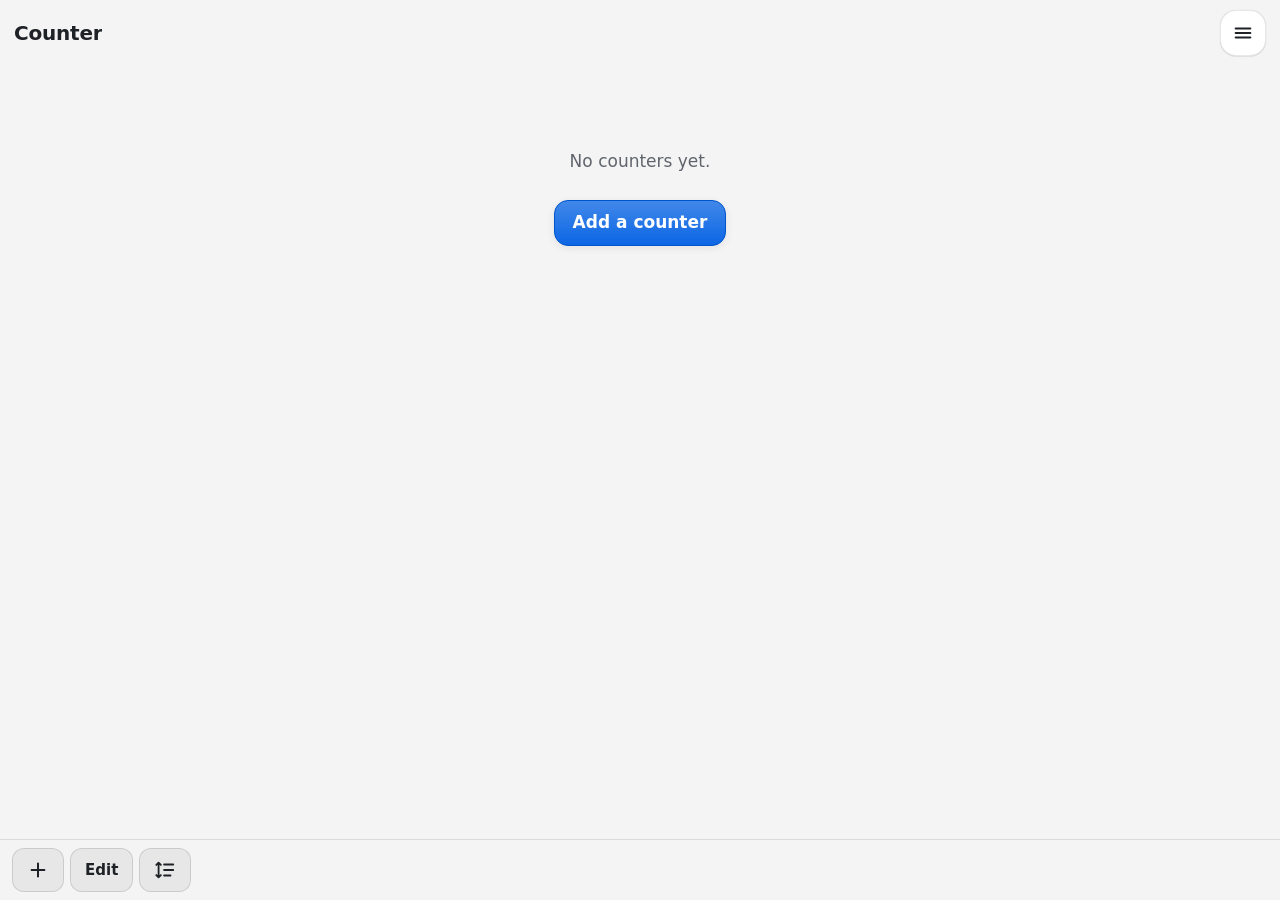
<file: counter/index.html>
<!doctype html>
<html lang="en">
<head>
<meta charset="utf-8">
<meta name="viewport" content="width=device-width, initial-scale=1, viewport-fit=cover">
<meta name="apple-mobile-web-app-capable" content="yes">
<meta name="mobile-web-app-capable" content="yes">
<meta name="apple-mobile-web-app-status-bar-style" content="default">
<meta name="apple-mobile-web-app-title" content="Counter">
<meta name="theme-color" media="(prefers-color-scheme: light)" content="#F4F4F5">
<meta name="theme-color" media="(prefers-color-scheme: dark)" content="#141517">
<!-- The theme before the first paint, as App.init sets it, so a dark phone does not flash Day. -->
<script>try{var t=localStorage.getItem('theme')||'auto';if(t==='auto')t=matchMedia('(prefers-color-scheme: dark)').matches?'dark':'light';if(t!=='light')document.documentElement.dataset.mode=t}catch(e){}</script>
<link rel="manifest" href="manifest.json">
<link rel="apple-touch-icon" href="icon-180.png">
<link rel="icon" href="icon-180.png">
<meta name="description" content="Tally counters with colors and sorting. Works offline.">
<title>Counter</title>
<link rel="stylesheet" href="../shared/base.css">
<style>
/* Each counter is a card in its color, like the colored result cards in TV Mount:
   a pale tint of the hue, the name in the hue, the count on a tile. */
/* the top row is the same height closed and open, so the number and chevron stay put when a card opens */
.cnt{display:grid;grid-template-columns:1fr auto;grid-template-rows:minmax(95px,auto);min-height:96px;padding:0;background:var(--cbg);border-color:transparent;color:var(--c);cursor:pointer;transition:filter .1s}
.cnt:active{filter:brightness(.96)}
.left{padding:14px 16px 8px;display:flex;flex-direction:column;justify-content:space-between;min-width:0}
.name{font-size:20px;font-weight:650;white-space:nowrap;overflow:hidden;text-overflow:ellipsis}
/* a name too long for one line: two lines at 17 px, then the ellipsis (fitNames) */
.name.two{font-size:17px;line-height:1.2;white-space:normal;display:-webkit-box;-webkit-box-orient:vertical;-webkit-line-clamp:2;overflow-wrap:anywhere}
.chev{flex:none;width:44px;height:44px;margin-left:-10px;display:grid;place-items:center}
.chev svg{width:22px;height:22px;transition:transform .2s}
.open .chev svg{transform:rotate(180deg)}
.num{margin:8px;border-radius:14px;background:var(--cbox);min-width:170px;display:flex;align-items:center;justify-content:flex-end;padding:0 16px;font-size:56px;font-weight:600;font-variant-numeric:tabular-nums;line-height:1;transform-origin:right center;letter-spacing:-.02em}
.num svg{width:28px;height:28px;opacity:.9}
.bump{animation:bump .18s ease-out}
@keyframes bump{40%{transform:scale(1.1)}}
.more{grid-column:1/-1;display:flex;gap:8px;align-items:center;padding:0 8px 8px}
.more button{height:44px;padding:0 18px;border-radius:13px;font-size:17px;font-weight:650}
.move{display:flex;gap:6px;margin-left:-10px}   /* flush with the chevron, so the two arrows keep 44 px in three narrow columns */
.move button{flex:none;width:44px;height:44px;border-radius:10px;display:grid;place-items:center}
.more button,.move button{background:var(--cbox);color:var(--c)}
.move button:disabled{opacity:.35}
.move svg{width:20px;height:20px}
.cnt,.sw{--cbox:var(--tile)}
/* Open (a wide screen, like the inside of iPhone Duo): the counters in two or three columns */
@media (min-width:560px){
  #list{display:grid;grid-template-columns:repeat(auto-fill,minmax(290px,1fr));gap:10px;align-content:start;align-items:start}
  #list .cnt{margin:0}
  #list .empty{grid-column:1/-1}
}
.c-blue{--c:var(--blue);--cbg:var(--blue-bg)}.c-red{--c:var(--red);--cbg:var(--red-bg)}.c-yellow{--c:var(--yellow);--cbg:var(--yellow-bg)}
.c-green{--c:var(--green);--cbg:var(--green-bg)}.c-purple{--c:var(--purple);--cbg:var(--purple-bg)}.c-orange{--c:var(--orange);--cbg:var(--orange-bg)}
.c-gray{--c:var(--muted);--cbg:var(--tile);--cbox:var(--chip)}
.cnt.c-gray{color:var(--text);border-color:var(--tile-line)}
/* one row of seven: 3px apart on the closed phone, up to 15px when wider */
.swatches{display:grid;grid-template-columns:repeat(7,44px);justify-content:space-between;max-width:400px;margin:4px 0 18px}
.sw{width:44px;height:44px;border-radius:50%;background:var(--c);border:3px solid var(--tile);box-shadow:0 0 0 2px transparent}
.sw.on{box-shadow:0 0 0 2px var(--text)}
.sheet .input{margin-bottom:14px}
.sheet .stack{margin-top:4px}
/* +, Edit and sort: a bar at the bottom, built like Converter's category bar. Hidden while the phone keyboard is up. */
main{padding-bottom:16px}
#bar{padding:8px 12px calc(env(safe-area-inset-bottom,0px) + 8px);border-top:.5px solid var(--line);background:var(--bg)}
#bar button{display:grid;place-items:center;min-width:44px}
#bar svg{width:22px;height:22px}
html.kb #bar{display:none}
</style>
</head>
<body>
<header>
  <h1>Counter</h1>
  <span class="sp"></span>
  <button class="round" id="setBtn" aria-label="Menu"><svg viewBox="0 0 24 24" fill="none" stroke="currentColor" stroke-width="2.2" stroke-linecap="round"><path d="M4 7h16M4 12h16M4 17h16"/></svg></button>
</header>

<main id="list" class="kb-pad"></main>

<nav class="tabs" id="bar" aria-label="Counters">
  <button id="addBtn" aria-label="Add counter"><svg viewBox="0 0 24 24" fill="none" stroke="currentColor" stroke-width="2.2" stroke-linecap="round"><path d="M12 5v14M5 12h14"/></svg></button>
  <button id="editBtn">Edit</button>
  <button id="sortBtn" aria-label="Sort"><svg viewBox="0 0 24 24" fill="none" stroke="currentColor" stroke-width="2" stroke-linecap="round" stroke-linejoin="round"><path d="M5 4v16M2.5 6.5 5 4l2.5 2.5M2.5 17.5 5 20l2.5-2.5M11 6h10M11 12h10M11 18h7"/></svg></button>
</nav>

<script src="../shared/base.js"></script>
<script>
const KEY = 'counter-v1';
// Calculator palette: blue, red, yellow first
const COLORS = ['#0A57D0','#D02A2A','#F4B400','#1F9D55','#7C3AED','#F28A00','#6E6E76'];
// old palette -> new, so existing counters pick up the new colors
const OLD_COLORS = {'#4fb89a':'#1F9D55','#4a8fd9':'#0A57D0','#e0a13a':'#F4B400','#FFD60A':'#F4B400','#e06a58':'#D02A2A','#8b6fd6':'#7C3AED','#3fa7b8':'#0A57D0','#0E8FB8':'#0A57D0','#7a8a99':'#6E6E76'};
const ICON = {
  chev:'<svg viewBox="0 0 24 24" fill="none" stroke="currentColor" stroke-width="2.4" stroke-linecap="round" stroke-linejoin="round"><path d="m5 9 7 7 7-7"/></svg>',
  up:'<svg viewBox="0 0 24 24" fill="none" stroke="currentColor" stroke-width="2.4" stroke-linecap="round" stroke-linejoin="round"><path d="m6 15 6-6 6 6"/></svg>',
  down:'<svg viewBox="0 0 24 24" fill="none" stroke="currentColor" stroke-width="2.4" stroke-linecap="round" stroke-linejoin="round"><path d="m6 9 6 6 6-6"/></svg>',
  pen:'<svg viewBox="0 0 24 24" fill="none" stroke="currentColor" stroke-width="2" stroke-linecap="round" stroke-linejoin="round"><path d="M4 20h4L19 9l-4-4L4 16v4zM14 6l4 4"/></svg>'
};

const { $, esc, uid, buzz, sheet, closeSheet, themeSegHTML, homeLinkHTML } = App;
// Saved colors stay as they are; each one shows as the matching TV Mount hue.
const HUE = {'#0A57D0':'blue','#D02A2A':'red','#F4B400':'yellow','#1F9D55':'green','#7C3AED':'purple','#F28A00':'orange','#6E6E76':'gray'};
const hueClass = color => HUE[color] ? ' c-' + HUE[color] : '';
const hueStyle = color => HUE[color] ? '' : ` style="--c:${esc(color)};--cbg:color-mix(in srgb,${esc(color)} 16%,var(--tile))"`;

function load() {
  try {
    const s = JSON.parse(localStorage.getItem(KEY));
    if (s && Array.isArray(s.counters)) {
      s.counters.forEach(c => {
        if (OLD_COLORS[c.color]) c.color = OLD_COLORS[c.color];
        // An older Counter kept a time for every tap. Only the number is kept now.
        if (Array.isArray(c.events)) { c.n = c.events.length; delete c.events; }
        if (!Number.isInteger(c.n) || c.n < 0) c.n = 0;
      });
      return Object.assign({sort:'manual', theme:'auto'}, s);
    }
  } catch (e) {}
  return {counters:[], sort:'manual', theme:'auto'};
}
function save() { try { localStorage.setItem(KEY, JSON.stringify(S)); } catch (e) {} }
// One theme setting is shared by every app on this site (shared/base.js). Counter also keeps
// a copy in its own data, as before; an old copy still counts when the shared setting is missing.
function loadTheme() { try { return localStorage.getItem('theme') || S.theme || 'auto'; } catch (e) { return 'auto'; } }
function syncTheme() { try { const t = localStorage.getItem('theme'); if (t && t !== S.theme) { S.theme = t; save(); } } catch (e) {} }

let S = load();
S.theme = loadTheme();
try { if (!localStorage.getItem('theme') && S.theme !== 'auto') localStorage.setItem('theme', S.theme); } catch (e) {}
let editing = false;
const expanded = new Set();

const count = c => c.n;

function sorted() {
  const a = [...S.counters];
  if (S.sort === 'name') a.sort((x, y) => x.name.localeCompare(y.name, undefined, {numeric:true}));
  if (S.sort === 'count') a.sort((x, y) => count(y) - count(x));
  return a;
}

function cardHTML(c, i, n) {
  const open = expanded.has(c.id) && !editing;
  const left = editing
    ? (S.sort === 'manual'
        ? `<div class="move"><button data-action="up" ${i === 0 ? 'disabled' : ''} aria-label="Move up">${ICON.up}</button><button data-action="down" ${i === n - 1 ? 'disabled' : ''} aria-label="Move down">${ICON.down}</button></div>`
        : '<div></div>')
    : `<button class="chev" data-action="toggle" aria-label="More">${ICON.chev}</button>`;
  return `<div class="card cnt${open ? ' open' : ''}${hueClass(c.color)}"${hueStyle(c.color)} data-id="${c.id}" data-action="${editing ? 'edit' : 'inc'}">
    <div class="left"><div><div class="name">${esc(c.name)}</div></div>${left}</div>
    <div class="num" id="n-${c.id}">${editing ? ICON.pen : count(c)}</div>
    ${open ? `<div class="more" data-action="none">
      <button data-action="dec">−1</button>
      <button data-action="reset">Reset</button>
    </div>` : ''}
  </div>`;
}

function render() {
  $('#editBtn').textContent = editing ? 'Done' : 'Edit';
  $('#editBtn').classList.toggle('on', editing);
  const arr = sorted();
  $('#list').innerHTML = arr.length
    ? arr.map((c, i) => cardHTML(c, i, arr.length)).join('')
    : `<div class="empty"><p>No counters yet.</p><button class="primary" data-action="add">Add a counter</button></div>`;
  fitNames();
}

// A name that does not fit on one line gets two lines at 17 px before the ellipsis.
function fitNames() {
  const names = [...document.querySelectorAll('#list .name')];
  names.forEach(n => n.classList.remove('two'));
  names.filter(n => n.scrollWidth > n.clientWidth + 1).forEach(n => n.classList.add('two'));
}

function bump(id) {
  const el = document.getElementById('n-' + id);
  if (!el) return;
  el.classList.remove('bump'); void el.offsetWidth; el.classList.add('bump');
}

/* Sheets */

function openCounterSheet(c) {
  let color = c ? c.color : COLORS[S.counters.length % COLORS.length];
  const el = sheet(`<h2>${c ? 'Edit counter' : 'New counter'}</h2>
    <input class="input" id="fLabel" name="counter_label" type="text" placeholder="What you're counting" aria-label="What you're counting" maxlength="30" autocomplete="off" enterkeyhint="done" value="${c ? esc(c.name) : ''}">
    <div class="swatches">${COLORS.map(x => `<button class="sw${x === color ? ' on' : ''} c-${HUE[x]}" data-color="${x}" aria-label="Color"></button>`).join('')}</div>
    <div class="actions">${c ? '<button class="danger" data-act="del">Delete</button>' : ''}<span class="sp"></span>
      <button class="btn" data-act="cancel">Cancel</button><button class="primary" data-act="save">${c ? 'Save' : 'Add'}</button></div>`, 'top');
  const input = el.querySelector('#fLabel');
  input.focus();

  const doSave = () => {
    const name = input.value.trim();
    if (!name) { input.placeholder = "Type what you're counting"; input.focus(); return; }
    if (c) { c.name = name; c.color = color; }
    else S.counters.push({id: uid(), name, color, n: 0});
    save(); closeSheet(); render();
  };
  input.addEventListener('keydown', e => { if (App.isEnter(e)) doSave(); });
  el.addEventListener('click', e => {
    const sw = e.target.closest('[data-color]');
    if (sw) {
      color = sw.dataset.color;
      el.querySelectorAll('.sw').forEach(s => s.classList.toggle('on', s === sw));
      return;
    }
    const act = e.target.closest('[data-act]')?.dataset.act;
    if (act === 'cancel') closeSheet();
    if (act === 'save') doSave();
    if (act === 'del') confirmSheet(`Delete ${c.name}?`, 'The counter and its count are removed.', 'Delete', () => {
      S.counters = S.counters.filter(x => x !== c);
      save(); render();
    });
  });
}

// Asks first, in a sheet like TV Mount's, instead of the browser's own dialog.
function confirmSheet(title, text, label, ok) {
  const el = sheet(`<h2>${esc(title)}</h2><p class="hint" style="font-size:16px">${esc(text)}</p>
    <div class="actions"><span class="sp"></span><button class="btn" data-act="cancel">Cancel</button><button class="danger" data-act="ok">${esc(label)}</button></div>`);
  el.addEventListener('click', e => {
    const act = e.target.closest('[data-act]')?.dataset.act;
    if (act === 'cancel') closeSheet();
    if (act === 'ok') { closeSheet(); ok(); }
  });
}

function openSortSheet() {
  const opts = [['manual','Manual order'],['name','Name'],['count','Highest count']];
  const el = sheet(`<h2>Sort</h2>${opts.map(([k, l]) =>
    `<button class="opt" data-sort="${k}">${l}<span class="check">${S.sort === k ? '✓' : ''}</span></button>`).join('')}`);
  el.addEventListener('click', e => {
    const b = e.target.closest('[data-sort]');
    if (!b) return;
    S.sort = b.dataset.sort; save(); closeSheet(); render();
  });
}

function openSettings() {
  const el = sheet(`<h2>Settings</h2>
    ${themeSegHTML()}
    <div class="stack">
      <button class="danger" data-act="all">Reset all counts</button>
      <button class="danger" data-act="wipe">Delete all counters</button>
    </div>${homeLinkHTML()}`);
  el.addEventListener('click', e => {
    setTimeout(syncTheme);   // the shared sheet sets the theme after this handler
    const act = e.target.closest('[data-act]')?.dataset.act;
    if (act === 'all') confirmSheet('Reset all counts?', 'Every counter goes back to 0.', 'Reset all', () => {
      S.counters.forEach(c => c.n = 0);
      save(); render();
    });
    if (act === 'wipe' && S.counters.length) confirmSheet(`Delete all ${S.counters.length} counters?`, 'This can’t be undone.', 'Delete all', () => {
      S.counters = []; expanded.clear(); editing = false;
      save(); render();
    });
  });
}

// A tap changes one number: write it into its card. Only sorting by count can move the card, and then the list is rebuilt.
function changed(c) {
  save();
  const el = document.getElementById('n-' + c.id);
  if (S.sort === 'count' || !el) { render(); bump(c.id); return; }
  el.textContent = count(c); bump(c.id);
}

/* Events */
$('#list').addEventListener('click', e => {
  const btn = e.target.closest('[data-action]');
  if (!btn) return;
  const a = btn.dataset.action;
  if (a === 'add') return openCounterSheet();
  const id = e.target.closest('.card')?.dataset.id;
  const c = S.counters.find(x => x.id === id);
  if (!c) return;

  if (a === 'inc') { c.n++; changed(c); buzz(12); }
  if (a === 'dec' && count(c) > 0) { c.n--; changed(c); buzz([8, 30, 8]); }
  if (a === 'toggle') { expanded.has(id) ? expanded.delete(id) : expanded.add(id); render(); }
  if (a === 'edit') openCounterSheet(c);
  if (a === 'reset') confirmSheet(`Reset ${c.name} to 0?`, 'The count goes back to 0.', 'Reset', () => { c.n = 0; save(); render(); });
  if (a === 'up' || a === 'down') {
    const i = S.counters.indexOf(c), j = a === 'up' ? i - 1 : i + 1;
    if (j < 0 || j >= S.counters.length) return;
    [S.counters[i], S.counters[j]] = [S.counters[j], S.counters[i]];
    save(); render();
  }
});

$('#addBtn').onclick = () => openCounterSheet();
$('#editBtn').onclick = () => { editing = !editing; render(); };
$('#sortBtn').onclick = openSortSheet;
$('#setBtn').onclick = openSettings;
let fitW = innerWidth;
window.addEventListener('resize', () => { if (innerWidth !== fitW) { fitW = innerWidth; fitNames(); } });
window.addEventListener('storage', e => { if (e.key === 'theme' && e.newValue) S.theme = e.newValue; });

App.init();
render();
</script>
</body>
</html>
</file>
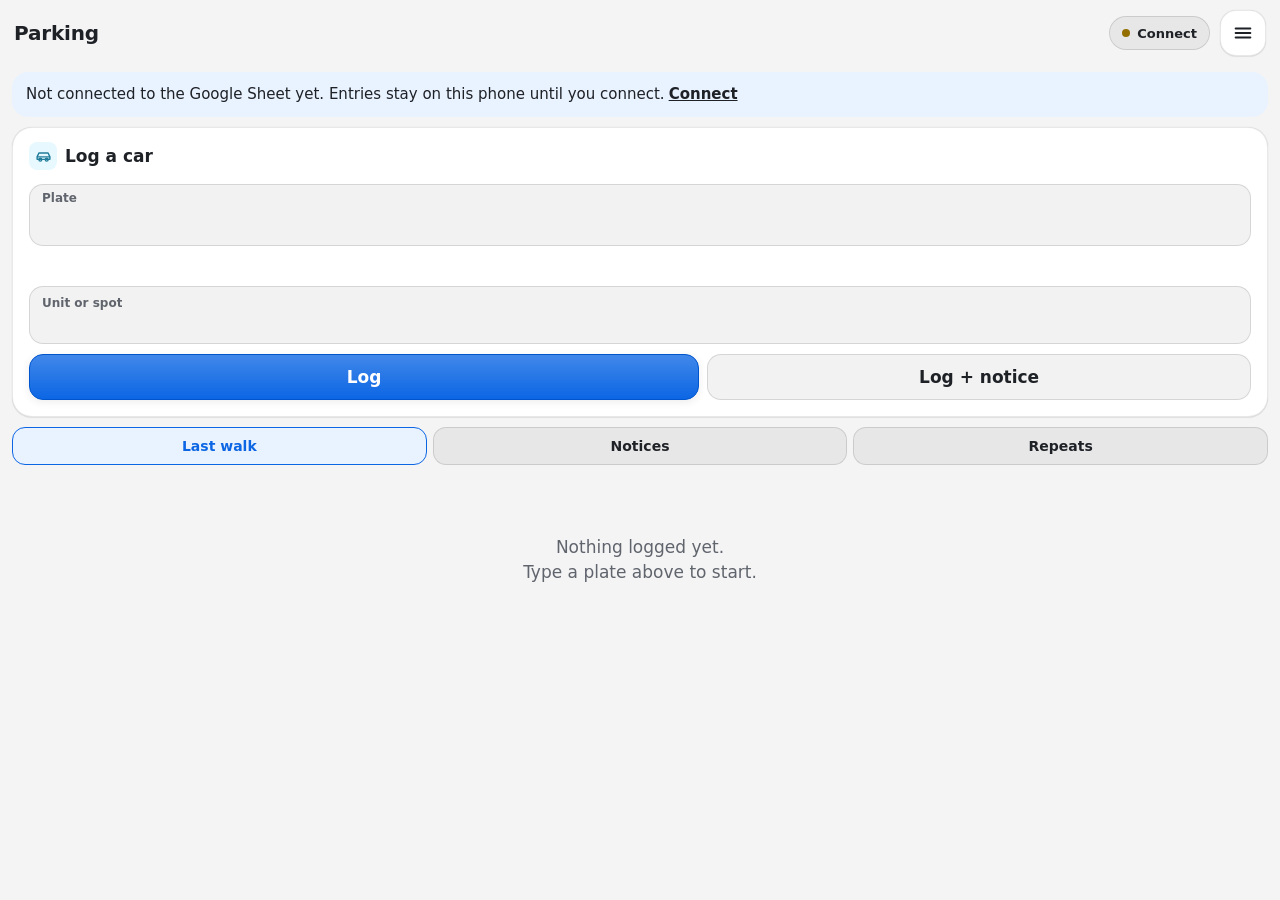
<file: parking/index.html>
<!doctype html>
<html lang="en">
<head>
<meta charset="utf-8">
<meta name="viewport" content="width=device-width, initial-scale=1, viewport-fit=cover">
<meta name="apple-mobile-web-app-capable" content="yes">
<meta name="mobile-web-app-capable" content="yes">
<meta name="apple-mobile-web-app-status-bar-style" content="default">
<meta name="apple-mobile-web-app-title" content="Parking">
<meta name="theme-color" content="#F4F4F5">
<!-- The theme before the first paint, as App.init sets it, so a dark phone does not flash Day. -->
<script>try{var t=localStorage.getItem('theme')||'auto';if(t==='auto')t=matchMedia('(prefers-color-scheme: dark)').matches?'dark':'light';if(t!=='light')document.documentElement.dataset.mode=t}catch(e){}</script>
<meta name="robots" content="noindex, nofollow">
<link rel="manifest" href="manifest.json">
<link rel="apple-touch-icon" href="icon-180.png">
<link rel="icon" href="icon-180.png">
<link rel="stylesheet" href="../shared/base.css">
<title>Parking</title>
<style>
:root{--mono:ui-monospace,"SF Mono",Menlo,Consolas,monospace;--hot:#C9372C}
.mono{font-family:var(--mono);font-weight:700;letter-spacing:.04em}

/* status pill */
.pill{display:flex;align-items:center;gap:7px;height:34px;padding:0 12px;border-radius:17px;font-size:13px;font-weight:600;background:var(--chip);border:.5px solid var(--chip-line);white-space:nowrap}
.dot{width:8px;height:8px;border-radius:50%;background:var(--muted);flex-shrink:0}
.dot.ok{background:var(--green)} .dot.warn{background:var(--yellow)} .dot.bad{background:var(--red)}
.dot.busy{background:var(--blue);animation:blink 1s ease-in-out infinite}
@keyframes blink{50%{opacity:.25}}

.banner{border-radius:16px;padding:12px 14px;margin-bottom:10px;font-size:15px;line-height:1.4;background:var(--blue-bg);color:var(--text)}
.banner.bad{background:var(--danger);color:var(--danger-text)}
.banner button{font-weight:700;text-decoration:underline;margin-left:4px}

/* entry card */
.fld.plate .fv{font:700 28px/1.2 var(--mono);letter-spacing:.1em;text-transform:uppercase}
.fld + .fld{margin-top:8px}
.hint{min-height:22px;font-size:15px;line-height:1.4;color:var(--muted);margin:9px 2px 9px}
.hint b{color:var(--text)}
.hint.repeat b.n{color:var(--red)} .hint.second b.n{color:var(--blue)}
.sugg{display:flex;flex-wrap:wrap;gap:6px;margin:0 0 9px}
.sugg button{height:34px;padding:0 11px;border-radius:10px;font:700 15px var(--mono);letter-spacing:.05em;background:var(--chip);border:.5px solid var(--chip-line)}
.go{display:flex;gap:8px;margin-top:10px}
.go .primary{flex:1.25} .go .btn{flex:1}

/* the three lists, each a card with its own color */
.views{margin:2px 0 10px}
.views button{font-size:14px}
.views b{font-size:12px;font-weight:700;margin-left:6px;padding:1px 6px;border-radius:8px;background:var(--chip)}
.views .on b{background:var(--blue);color:var(--bg)}
.sec-h .sum{margin-left:auto;font-size:11px;font-weight:700;letter-spacing:.05em;text-transform:uppercase;color:var(--muted);white-space:nowrap}
.sec-b.rows{padding:0 16px 2px}

/* list rows */
.list{padding:2px 14px}
.item{display:flex;align-items:center;gap:12px;width:100%;padding:13px 0;border-bottom:1px solid var(--line);text-align:left}
.item:last-child{border-bottom:0}
.item .pl{font-size:18px;min-width:92px}
.item .mid{flex:1;min-width:0}
.item .l1{font-size:15px;white-space:nowrap;overflow:hidden;text-overflow:ellipsis}
.item .l2{font-size:13px;color:var(--muted);margin-top:2px;white-space:nowrap;overflow:hidden;text-overflow:ellipsis}
.item.pending .pl::after{content:"";display:inline-block;width:6px;height:6px;border-radius:50%;background:var(--yellow);margin-left:6px;vertical-align:middle}
.flags{display:flex;flex-direction:column;align-items:flex-end;gap:4px;flex-shrink:0}
.flag{font-size:12px;font-weight:700;padding:4px 8px;border-radius:9px;white-space:nowrap;background:var(--chip);border:.5px solid var(--chip-line);color:var(--muted)}
.flag.blue{color:var(--blue);background:var(--blue-bg);border-color:transparent}
.flag.orange{color:var(--orange);background:var(--orange-bg);border-color:transparent}
.flag.red{color:var(--danger-text);background:var(--danger);border-color:var(--danger-line)}
.flag.hot{color:#fff;background:var(--hot);border-color:var(--hot)}
.bar{height:6px;border-radius:3px;background:var(--track);overflow:hidden;margin-top:7px}
.bar i{display:block;height:100%;background:var(--orange);border-radius:3px}
.bar.done i{background:var(--hot)}
.days{display:flex;flex-wrap:wrap;gap:5px;margin-top:6px}
.days span{font-size:12px;font-weight:600;padding:3px 7px;border-radius:7px;background:var(--chip);border:.5px solid var(--chip-line)}

/* detail sheet */
.sheet .plate-h{font:700 28px var(--mono);letter-spacing:.08em;margin:0}
.sheet .meta{color:var(--muted);font-size:15px;margin:4px 0 10px}
.sheet textarea.input{height:80px;padding:12px 14px;resize:none;line-height:1.35}
.sheet .flags{flex-direction:row;flex-wrap:wrap;align-items:center}
.nbox{border-radius:14px;padding:12px 14px;background:var(--chip);border:.5px solid var(--chip-line);font-size:15px;line-height:1.45}
.nbox.done{background:var(--danger);border-color:var(--danger-line)}
.linkbtn{font-size:15px;font-weight:600;color:var(--blue);padding:10px 2px}
.when{display:flex;gap:8px;margin-top:8px} .when .input{flex:1;font-size:16px}
.hist{font-size:15px}
.hist div{display:flex;justify-content:space-between;padding:8px 2px;border-bottom:1px solid var(--line)}
.hist div:last-child{border-bottom:0}
.hist span{color:var(--muted)}
.foot{display:flex;gap:8px;margin-top:18px}
.foot .primary{flex:1}
.msg{font-size:14px;margin-top:10px;line-height:1.4}
.msg.ok{color:var(--green)} .msg.bad{color:var(--red)}
.muted{color:var(--muted)}
</style>
</head>
<body>
<header>
  <h1>Parking</h1>
  <div class="sp"></div>
  <button class="pill" id="status"><span class="dot"></span><span>Starting</span></button>
  <button class="round" id="gear" aria-label="Menu"><svg viewBox="0 0 24 24" fill="none" stroke="currentColor" stroke-width="2.2" stroke-linecap="round"><path d="M4 7h16M4 12h16M4 17h16"/></svg></button>
</header>

<main>
  <div id="banner"></div>

  <section class="card sec hue-teal">
    <div class="sec-h"><span class="ic teal"><svg viewBox="0 0 24 24" fill="none" stroke="currentColor" stroke-width="2" stroke-linecap="round" stroke-linejoin="round"><path d="M3 16v-3.5L5.5 7h13l2.5 5.5V16z"/><path d="M3.5 12.5h17"/><circle cx="7.5" cy="16.5" r="2"/><circle cx="16.5" cy="16.5" r="2"/></svg></span><span>Log a car</span></div>
    <div class="sec-b">
      <label class="fld plate"><span class="fk">Plate</span><input id="plate" class="fv" autocapitalize="characters" autocomplete="off" autocorrect="off" spellcheck="false" enterkeyhint="next" maxlength="12"></label>
      <div id="hint" class="hint"></div>
      <div id="sugg" class="sugg" hidden></div>
      <label class="fld"><span class="fk">Unit or spot</span><input id="loc" class="fv" autocapitalize="characters" autocomplete="off" autocorrect="off" spellcheck="false" enterkeyhint="done" maxlength="40"></label>
      <div class="go">
        <button class="primary" id="log">Log</button>
        <button class="btn" id="logn">Log + notice</button>
      </div>
    </div>
  </section>

  <div class="seg views" id="tabs"></div>
  <div id="view"></div>
</main>

<script src="../shared/base.js"></script>
<script>
const { $, esc, uid, buzz, sheet, closeSheet, toast, themeSegHTML, homeLinkHTML } = App;
App.init();

/* ---------------------------------------------------------------- storage
   The Google Sheet is the record. This phone keeps a copy for offline use
   and a queue of changes not yet sent. If storage can't be read, nothing is
   written back, so a bad read can never wipe the queue. */
const K = { cfg: 'parking-cfg', rows: 'parking-rows', queue: 'parking-queue', meta: 'parking-meta' };
let storageOK = true;
function read(key, def) {
  try { const s = localStorage.getItem(key); return s == null ? def : JSON.parse(s); }
  catch (e) { storageOK = false; return def; }
}
function write(key, val) {
  if (!storageOK) return;
  try { localStorage.setItem(key, JSON.stringify(val)); } catch (e) { storageOK = false; }
}

let cfg = read(K.cfg, { url: '', key: '' });
let rows = read(K.rows, []);
let queue = read(K.queue, []);
let meta = read(K.meta, { lastSync: 0, sheetUrl: '', settings: null });
const SET = Object.assign({ repeatNights: 3, windowDays: 30, cutoffHour: 6 }, meta.settings || {});
const net = { busy: false, again: false, error: '', inflight: new Set() };
let tab = 'walk';

const OUTCOMES = ['Moved', 'Towed', 'Has pass', 'Void'];
const NOT_COUNTED = ['Void', 'Has pass'];

/* ---------------------------------------------------------------- dates */
const pad = n => String(n).padStart(2, '0');
const ymdOf = d => `${d.getFullYear()}-${pad(d.getMonth() + 1)}-${pad(d.getDate())}`;
const hmOf = d => `${pad(d.getHours())}:${pad(d.getMinutes())}`;
function toDate(ymd, hm) {
  const [y, m, d] = ymd.split('-').map(Number), [h, mi] = (hm || '00:00').split(':').map(Number);
  return new Date(y, m - 1, d, h, mi);
}
function nightKey(ymd, hm) {
  if (!hm || +hm.slice(0, 2) >= SET.cutoffHour) return ymd;
  const d = toDate(ymd, '12:00'); d.setDate(d.getDate() - 1); return ymdOf(d);
}
const nowNight = () => { const n = new Date(); return nightKey(ymdOf(n), hmOf(n)); };
const dayDiff = (a, b) => Math.round((toDate(b, '12:00') - toDate(a, '12:00')) / 864e5);
const DOW = ['Sun', 'Mon', 'Tue', 'Wed', 'Thu', 'Fri', 'Sat'];
const md = ymd => { const [, m, d] = ymd.split('-').map(Number); return `${m}/${d}`; };
const day = ymd => `${DOW[toDate(ymd, '12:00').getDay()]} ${md(ymd)}`;
function clock(hm) {
  if (!hm) return '';
  let [h, m] = hm.split(':').map(Number); const ap = h >= 12 ? 'PM' : 'AM'; h = h % 12 || 12;
  return `${h}:${pad(m)} ${ap}`;
}
const stamp = d => `${DOW[d.getDay()]} ${d.getMonth() + 1}/${d.getDate()} ${clock(hmOf(d))}`;
function span(ms) {
  const m = Math.max(0, Math.round(ms / 60000)), h = Math.floor(m / 60);
  return h ? `${h}h ${pad(m % 60)}m` : `${m}m`;
}
function ago(t) {
  const m = Math.round((Date.now() - t) / 60000);
  if (m < 1) return 'just now';
  if (m < 60) return m + ' min ago';
  const h = Math.round(m / 60); if (h < 24) return h + ' hr ago';
  return Math.round(h / 24) + ' days ago';
}
const norm = s => String(s || '').toUpperCase().replace(/[^A-Z0-9]/g, '');

/* ---------------------------------------------------------------- model */
function entries() {                       // sheet rows with queued changes on top
  let list = rows.map(r => Object.assign({}, r));
  for (const op of queue) {
    if (op.type === 'add') {
      if (!list.some(r => r.id === op.id)) list.push({ id: op.id, date: op.date, time: op.time, plate: op.plate,
        loc: op.loc || '', ndate: op.ndate || '', ntime: op.ntime || '', outcome: op.outcome || '', notes: op.notes || '', pending: true });
    } else if (op.type === 'update') {
      const r = list.find(r => r.id === op.id); if (r) { Object.assign(r, op.fields); r.pending = true; }
    } else if (op.type === 'delete') list = list.filter(r => r.id !== op.id);
  }
  return list.filter(r => r.plate && r.date).sort((a, b) => (b.date + b.time).localeCompare(a.date + a.time));
}

function plateStats(list) {
  const today = nowNight(), by = {};
  for (const r of list) {
    const s = by[r.plate] || (by[r.plate] = { plate: r.plate, entries: [], all: new Set(), recent: new Set() });
    s.entries.push(r);
    if (NOT_COUNTED.includes(r.outcome)) continue;
    const k = nightKey(r.date, r.time);
    s.all.add(k);
    const age = dayDiff(k, today);
    if (age >= 0 && age < SET.windowDays) s.recent.add(k);
  }
  return by;
}
const level = s => !s ? 'first' : s.recent.size >= SET.repeatNights ? 'repeat' : s.recent.size >= 2 ? 'second' : 'first';
const ord = n => n + (n % 100 >= 11 && n % 100 <= 13 ? 'th' : ['th', 'st', 'nd', 'rd'][n % 10] || 'th');

function notice(r) {
  if (!r.ndate || !r.ntime) return null;
  const t = toDate(r.ndate, r.ntime), elig = new Date(t.getTime() + 864e5);
  return { t, elig, open: !r.outcome, ready: Date.now() >= elig, frac: Math.min(1, (Date.now() - t) / 864e5) };
}

function flagsHTML(r, s) {
  const out = [], n = notice(r);
  if (r.outcome) out.push(`<span class="flag">${esc(r.outcome)}</span>`);
  else if (n && n.ready) out.push(`<span class="flag hot">Tow eligible</span>`);
  else if (n) out.push(`<span class="flag orange">Notice ${span(n.elig - Date.now())}</span>`);
  const lv = level(s);
  if (lv === 'repeat') out.push(`<span class="flag red">${s.recent.size} nights</span>`);
  else if (lv === 'second') out.push(`<span class="flag blue">2 nights</span>`);
  return out.join('');
}

/* ---------------------------------------------------------------- queue */
function enqueue(op, quiet) {
  op.opId = uid();
  const free = q => !net.inflight.has(q.opId);
  if (op.type === 'update') {
    const add = queue.find(q => q.type === 'add' && q.id === op.id && free(q));
    if (add) { Object.assign(add, op.fields); return commit(quiet); }
    const upd = queue.find(q => q.type === 'update' && q.id === op.id && free(q));
    if (upd) { Object.assign(upd.fields, op.fields); return commit(quiet); }
  }
  if (op.type === 'delete') {
    const add = queue.find(q => q.type === 'add' && q.id === op.id && free(q));
    if (add && !rows.some(r => r.id === op.id)) {
      queue = queue.filter(q => q.id !== op.id || !free(q));
      if (!queue.some(q => q.id === op.id)) return commit();
    }
  }
  queue.push(op);
  commit(quiet);
}
function commit(quiet) {
  write(K.queue, queue);
  render(quiet);
  clearTimeout(commit.t); commit.t = setTimeout(sync, 400);
}

function addEntry(withNotice) {
  const plate = norm($('#plate').value);
  if (!plate) { $('#plate').focus(); buzz(20); return; }
  const list = entries();
  const dup = list.find(r => r.plate === plate && nightKey(r.date, r.time) === nowNight());
  if (dup) { openEntry(dup.id); return; }
  const now = new Date(), date = ymdOf(now), time = hmOf(now);
  const op = { type: 'add', id: uid() + uid(), plate, loc: $('#loc').value.trim().toUpperCase(), date, time };
  if (withNotice) { op.ndate = date; op.ntime = time; }
  enqueue(op);
  const s = plateStats(entries())[plate], lv = level(s);
  let msg = `${plate} logged`;
  if (lv === 'repeat') msg += `, ${ord(s.recent.size)} night in ${SET.windowDays} days`;
  else if (lv === 'second') msg += ', 2nd night';
  if (withNotice) msg += ', notice started';
  toast(msg);
  buzz(lv === 'repeat' ? [40, 70, 40, 70, 40] : lv === 'second' ? [40, 70, 40] : 25);
  $('#plate').value = ''; $('#loc').value = '';
  tab = 'walk';
  render();
  $('#plate').focus();
}

/* ---------------------------------------------------------------- sync */
async function call(body) {
  const ctl = new AbortController(), t = setTimeout(() => ctl.abort(), 30000);
  try {
    const res = await fetch(cfg.url.trim(), { method: 'POST', body: JSON.stringify(body), redirect: 'follow',
      headers: { 'Content-Type': 'text/plain;charset=utf-8' }, signal: ctl.signal, cache: 'no-store' });
    const text = await res.text();
    let data;
    try { data = JSON.parse(text); }
    catch (e) { throw new Error('The link did not answer like the parking sheet. Check the web app address, and that access is set to Anyone.'); }
    if (!data.ok) throw new Error(data.error || 'The sheet returned an error');
    return data;
  } catch (e) {
    if (e.name === 'AbortError') throw new Error('The sheet took too long to answer');
    if (e instanceof TypeError) throw new Error(navigator.onLine ? 'Could not reach the sheet' : 'No signal');
    throw e;
  } finally { clearTimeout(t); }
}

async function sync() {
  if (!cfg.url || !cfg.key) { render(); return; }
  if (net.busy) { net.again = true; return; }
  net.busy = true; net.again = false; renderStatus();
  const ops = queue.slice(0, 40);
  ops.forEach(o => net.inflight.add(o.opId));
  let done = new Set();
  try {
    const data = await call({ key: cfg.key, ops });
    done = new Set(data.done || []);
    queue = queue.filter(o => !done.has(o.opId));
    rows = Array.isArray(data.rows) ? data.rows : rows;
    meta = { lastSync: Date.now(), sheetUrl: data.sheetUrl || meta.sheetUrl, settings: data.settings || meta.settings };
    Object.assign(SET, meta.settings || {});
    write(K.queue, queue); write(K.rows, rows); write(K.meta, meta);
    (data.errors || []).forEach(e => toast(e.error));
    net.error = '';
  } catch (e) {
    net.error = e.message || 'Could not reach the sheet';
  } finally {
    ops.forEach(o => net.inflight.delete(o.opId));
    net.busy = false;
  }
  render();
  // Go on at once only when this round got somewhere. A change the sheet keeps refusing waits for the minute timer,
  // so it is not sent 20 times a second.
  if (!net.error && (net.again || (queue.length && ops.some(o => done.has(o.opId))))) setTimeout(sync, 50);
  return !net.error;
}

/* ---------------------------------------------------------------- render */
function renderStatus() {
  const el = $('#status');
  let dot = 'ok', text = 'Synced';
  if (!cfg.url || !cfg.key) { dot = 'warn'; text = queue.length ? `${queue.length} on phone` : 'Connect'; }
  else if (net.busy) { dot = 'busy'; text = 'Syncing'; }
  else if (queue.length) { dot = net.error ? 'bad' : 'warn'; text = `${queue.length} waiting`; }
  else if (net.error) { dot = 'bad'; text = net.error === 'No signal' ? 'Offline' : 'Not synced'; }
  else if (!meta.lastSync) { dot = 'warn'; text = 'Not synced'; }
  el.innerHTML = `<span class="dot ${dot}"></span><span>${esc(text)}</span>`;
}

function renderBanner() {
  let h = '';
  if (!storageOK) h = `<div class="banner bad">This phone is not saving the app's data. Keep the app open until the top says Synced.</div>`;
  else if (!cfg.url || !cfg.key) h = `<div class="banner">Not connected to the Google Sheet yet. Entries stay on this phone until you connect.<button data-act="settings">Connect</button></div>`;
  else if (net.error && net.error !== 'No signal' && queue.length) h = `<div class="banner bad">${esc(net.error)}. Your entries are safe on this phone.<button data-act="retry">Retry</button></div>`;
  $('#banner').innerHTML = h;
}

function renderHint() {
  const plate = norm($('#plate').value), hint = $('#hint'), sugg = $('#sugg');
  const list = entries(), stats = plateStats(list);
  hint.className = 'hint';
  sugg.hidden = true;
  $('#log').textContent = 'Log'; $('#logn').hidden = false;
  if (!plate) { hint.innerHTML = ''; return; }
  const s = stats[plate];
  if (!s) {
    hint.innerHTML = 'New plate';
    const near = Object.keys(stats).filter(p => p !== plate && p.startsWith(plate)).slice(0, 4);
    if (plate.length >= 2 && near.length) {
      sugg.hidden = false;
      sugg.innerHTML = near.map(p => `<button data-fill="${esc(p)}">${esc(p)}</button>`).join('');
    }
    return;
  }
  const tonight = s.entries.find(r => nightKey(r.date, r.time) === nowNight());
  if (tonight) {
    hint.innerHTML = `<b>Already logged tonight</b> at ${clock(tonight.time)}${tonight.loc ? ', ' + esc(tonight.loc) : ''}`;
    $('#log').textContent = 'Open entry'; $('#logn').hidden = true;
    return;
  }
  const lv = level(s), n = s.recent.size, last = s.entries[0];
  hint.className = 'hint ' + lv;
  const nights = [...s.recent].sort().map(md).join(', ');
  const parts = [];
  if (n) parts.push(`<b class="n">${n} ${n === 1 ? 'night' : 'nights'}</b> in ${SET.windowDays} days (${nights})`);
  else parts.push(`Last seen ${day(nightKey(last.date, last.time))}`);
  if (last.loc) parts.push('last at ' + esc(last.loc));
  const open = s.entries.find(r => notice(r) && !r.outcome);
  if (open) parts.push(notice(open).ready ? '<b class="n">notice expired</b>' : 'notice running');
  if (lv !== 'first') parts.push(`this would be the <b>${ord(n + 1)}</b>`);
  hint.innerHTML = parts.join(' · ');
}

function renderTabs(list, stats) {
  const open = list.filter(r => notice(r) && !r.outcome).length;
  const reps = Object.values(stats).filter(s => s.recent.size >= 2).length;
  const walk = walkKey(list);
  const T = [['walk', walk === nowNight() ? 'Tonight' : 'Last walk', walk ? list.filter(r => nightKey(r.date, r.time) === walk).length : 0],
             ['notices', 'Notices', open], ['repeats', 'Repeats', reps]];
  $('#tabs').innerHTML = T.map(([k, l, c]) => `<button data-tab="${k}" class="${tab === k ? 'on' : ''}">${l}${c ? `<b>${c}</b>` : ''}</button>`).join('');
}

function walkKey(list) {
  let k = '';
  for (const r of list) { const n = nightKey(r.date, r.time); if (n > k) k = n; }
  return k;
}

function itemHTML(r, s, l1, l2, extra = '', flags = null, showPlate = true) {
  return `<button class="item${r.pending ? ' pending' : ''}" data-open="${esc(r.id)}">
    ${showPlate ? `<div class="pl mono">${esc(r.plate)}</div>` : ''}
    <div class="mid"><div class="l1">${l1}</div>${l2 ? `<div class="l2">${l2}</div>` : ''}${extra}</div>
    <div class="flags">${flags == null ? flagsHTML(r, s) : flags}</div></button>`;
}
function nightsChip(s) {
  const lv = level(s);
  return lv === 'repeat' ? `<span class="flag red">${s.recent.size} nights</span>` : lv === 'second' ? `<span class="flag blue">2 nights</span>` : '';
}

// Each list is a card with its own color and icon, like the cards in TV Mount.
const LOOK = {
  walk: ['purple', '<path d="M20 14.5A8 8 0 1 1 9.5 4a6.5 6.5 0 0 0 10.5 10.5z"/>'],
  notices: ['orange', '<circle cx="12" cy="12" r="8.5"/><path d="M12 7.5V12l3 2"/>'],
  repeats: ['magenta', '<path d="m17 3 3 3-3 3"/><path d="M4 12v-2a4 4 0 0 1 4-4h12"/><path d="m7 21-3-3 3-3"/><path d="M20 12v2a4 4 0 0 1-4 4H4"/>']
};
function box(kind, title, sum, rows) {
  const [hue, glyph] = LOOK[kind];
  return `<section class="card sec hue-${hue}"><div class="sec-h"><span class="ic ${hue}"><svg viewBox="0 0 24 24" fill="none" stroke="currentColor" stroke-width="2" stroke-linecap="round" stroke-linejoin="round">${glyph}</svg></span><span>${title}</span><span class="sum">${sum}</span></div><div class="sec-b rows">${rows}</div></section>`;
}

function renderView() {
  const list = entries(), stats = plateStats(list);
  renderTabs(list, stats);
  const v = $('#view');

  if (tab === 'walk') {
    const k = walkKey(list);
    if (!k) { v.innerHTML = `<div class="empty">Nothing logged yet.<br>Type a plate above to start.</div>`; return; }
    const night = list.filter(r => nightKey(r.date, r.time) === k);
    const flagged = night.filter(r => level(stats[r.plate]) !== 'first').length;
    v.innerHTML = box('walk', day(k), `${night.length} ${night.length === 1 ? 'car' : 'cars'}${flagged ? ` · ${flagged} flagged` : ''}`, night.map(r => {
      return itemHTML(r, stats[r.plate], `${r.loc ? esc(r.loc) + ' · ' : ''}${clock(r.time)}`, r.notes ? esc(r.notes) : '');
    }).join(''));
    return;
  }

  if (tab === 'notices') {
    const open = list.filter(r => notice(r) && !r.outcome).sort((a, b) => notice(a).elig - notice(b).elig);
    if (!open.length) { v.innerHTML = `<div class="empty">No open towing notices.<br>Use Log + notice when you place one.</div>`; return; }
    v.innerHTML = box('notices', 'Open notices', '24-hour clock', open.map(r => {
        const n = notice(r);
        const l1 = n.ready ? `<b style="color:var(--red)">Tow eligible now</b>` : `Tow in ${span(n.elig - Date.now())}`;
        const l2 = `${r.loc ? esc(r.loc) + ' · ' : ''}placed ${stamp(n.t)}`;
        return itemHTML(r, stats[r.plate], l1, l2, `<div class="bar${n.ready ? ' done' : ''}"><i style="width:${(n.frac * 100).toFixed(1)}%"></i></div>`, nightsChip(stats[r.plate]));
      }).join(''));
    return;
  }

  const reps = Object.values(stats).filter(s => s.recent.size >= 2)
    .sort((a, b) => b.recent.size - a.recent.size || (b.entries[0].date + b.entries[0].time).localeCompare(a.entries[0].date + a.entries[0].time));
  if (!reps.length) { v.innerHTML = `<div class="empty">No plates seen on 2 or more nights in the last ${SET.windowDays} days.</div>`; return; }
  v.innerHTML = box('repeats', `Last ${SET.windowDays} days`, `${SET.repeatNights}+ nights is red`, reps.map(s => {
      const r = s.entries[0];
      const total = s.all.size > s.recent.size ? ` · ${s.all.size} nights total` : '';
      return `<button class="item" data-plate="${esc(s.plate)}">
        <div class="pl mono">${esc(s.plate)}</div>
        <div class="mid"><div class="l1">${r.loc ? 'Last at ' + esc(r.loc) : 'Last seen ' + day(r.date)}${total}</div>
        <div class="days">${[...s.recent].sort().reverse().map(k => `<span>${md(k)}</span>`).join('')}</div></div>
        <div class="flags">${flagsHTML({ plate: s.plate }, s)}${(() => { const o = s.entries.find(e => notice(e) && !e.outcome); return o ? flagsHTML({ ndate: o.ndate, ntime: o.ntime }, null) : ''; })()}</div></button>`;
    }).join(''));
}

function render(keepEntry) {      // keepEntry: the open sheet already shows what was typed
  renderStatus(); renderBanner(); renderHint(); renderView();
  if (keepEntry) return;
  const box = $('#entry'), typing = document.activeElement;
  if (openId && box && !(typing && box.contains(typing) && /INPUT|TEXTAREA/.test(typing.tagName))) refreshEntry();
}

/* ---------------------------------------------------------------- entry sheet */
let openId = null;

function openEntry(id) {
  openId = id;
  const r = entries().find(x => x.id === id);
  if (!r) { openId = null; return; }
  const el = sheet(`<div id="entry"></div>`);
  el.addEventListener('change', onEntryField);
  el.addEventListener('click', onEntryClick);
  refreshEntry(true);
}

function refreshEntry(first) {
  const box = $('#entry'); if (!box) { openId = null; return; }
  const list = entries(), r = list.find(x => x.id === openId);
  if (!r) { closeSheet(); openId = null; return; }
  const s = plateStats(list)[r.plate], n = notice(r);
  const sig = JSON.stringify([r, s && s.entries.length, s && s.recent.size]);
  if (!first && box.dataset.sig === sig) return;     // nothing changed, leave the buttons alone
  box.dataset.sig = sig;
  const keep = first ? null : { loc: $('#e-loc')?.value, notes: $('#e-notes')?.value, focus: document.activeElement?.id };

  let nb;
  if (n) {
    nb = `<div class="nbox${n.open && n.ready ? ' done' : ''}">
      Placed ${stamp(n.t)}<br>
      ${n.open ? (n.ready ? `<b>Tow eligible since ${stamp(n.elig)}</b>` : `Tow eligible ${stamp(n.elig)}, in ${span(n.elig - Date.now())}`) : `Closed: ${esc(r.outcome)}`}
      ${n.open ? `<div class="bar${n.ready ? ' done' : ''}"><i style="width:${(n.frac * 100).toFixed(1)}%"></i></div>` : ''}
    </div><button class="linkbtn" data-act="clear-notice">Remove notice</button>`;
  } else {
    const now = new Date();
    nb = `<button class="primary" style="width:100%" data-act="notice-now">Notice placed now</button>
      <button class="linkbtn" data-act="notice-other">Enter a different time</button>
      <div class="when" id="when" hidden><input class="input" type="date" id="n-date" value="${ymdOf(now)}"><input class="input" type="time" id="n-time" value="${hmOf(now)}"></div>
      <button class="btn" id="n-save" data-act="notice-save" style="width:100%;margin-top:8px" hidden>Save notice time</button>`;
  }

  const hist = s ? s.entries.map(e => `<div><b class="mono">${day(e.date)}</b><span>${clock(e.time)}${e.loc ? ' · ' + esc(e.loc) : ''}${e.outcome ? ' · ' + esc(e.outcome) : ''}${e.id === r.id ? ' · this one' : ''}</span></div>`).join('') : '';
  const lv = level(s);
  const count = s ? `${s.recent.size} ${s.recent.size === 1 ? 'night' : 'nights'} in ${SET.windowDays} days${s.all.size > s.recent.size ? `, ${s.all.size} total` : ''}` : '';

  $('#entry').innerHTML = `
    <div style="display:flex;align-items:center;gap:10px;justify-content:space-between">
      <h2 class="plate-h">${esc(r.plate)}</h2><div class="flags">${flagsHTML(r, s)}</div></div>
    <div class="meta">${day(r.date)} · ${clock(r.time)}${r.pending ? ' · waiting to send' : ''}</div>
    ${!r.id ? `<div class="banner bad">This entry has no ID yet. Run setup in the sheet once, then it can be edited here.</div>` : ''}
    <div class="label">Unit or spot</div>
    <input class="input" id="e-loc" value="${esc(r.loc)}" autocapitalize="characters" autocomplete="off">
    <div class="label">Towing notice</div>${nb}
    <div class="label">Outcome</div>
    <div class="chips">${OUTCOMES.map(o => `<button class="chip${r.outcome === o ? ' on' : ''}" data-outcome="${o}">${o}</button>`).join('')}</div>
    <div class="label">Notes</div>
    <textarea class="input" id="e-notes" placeholder="Color, make, anything useful">${esc(r.notes)}</textarea>
    <div class="label">${lv === 'repeat' ? '<span style="color:var(--red)">Repeat offender</span> · ' : ''}History · ${count}</div>
    <div class="hist">${hist}</div>
    <div class="foot"><button class="danger" data-act="delete">Delete</button><button class="primary" data-act="done">Done</button></div>`;

  if (keep) {
    if (keep.loc != null) $('#e-loc').value = keep.loc;
    if (keep.notes != null) $('#e-notes').value = keep.notes;
    if (keep.focus && $('#' + keep.focus)) $('#' + keep.focus).focus();
  }
}

function saveFields() {
  const r = entries().find(x => x.id === openId); if (!r || !r.id) return;
  const loc = $('#e-loc')?.value.trim().toUpperCase() ?? r.loc, notes = $('#e-notes')?.value.trim() ?? r.notes;
  const f = {};
  if (loc !== r.loc) f.loc = loc;
  if (notes !== r.notes) f.notes = notes;
  if (Object.keys(f).length) enqueue({ type: 'update', id: r.id, fields: f }, true);
}
function onEntryField(e) { if (e.target.id === 'e-loc' || e.target.id === 'e-notes') saveFields(); }

function onEntryClick(e) {
  const r = entries().find(x => x.id === openId); if (!r) return;
  const b = e.target.closest('[data-act],[data-outcome]'); if (!b) return;
  if (!r.id && b.dataset.act !== 'done') return;
  const act = b.dataset.act;
  if (b.dataset.outcome) {
    const o = r.outcome === b.dataset.outcome ? '' : b.dataset.outcome;
    enqueue({ type: 'update', id: r.id, fields: { outcome: o } }); buzz(15);
  } else if (act === 'notice-now') {
    const now = new Date();
    enqueue({ type: 'update', id: r.id, fields: { ndate: ymdOf(now), ntime: hmOf(now), outcome: '' } });
    toast('Notice started, 24 hours'); buzz(25);
  } else if (act === 'notice-other') {
    $('#when').hidden = false; $('#n-save').hidden = false; b.hidden = true;
  } else if (act === 'notice-save') {
    const d = $('#n-date').value, t = $('#n-time').value;
    if (!/^\d{4}-\d{2}-\d{2}$/.test(d) || !/^\d{2}:\d{2}/.test(t)) { toast('Pick a date and time'); return; }
    enqueue({ type: 'update', id: r.id, fields: { ndate: d, ntime: t.slice(0, 5) } });
  } else if (act === 'clear-notice') {
    enqueue({ type: 'update', id: r.id, fields: { ndate: '', ntime: '' } });
  } else if (act === 'delete') {
    if (b.dataset.armed) { saveFields(); enqueue({ type: 'delete', id: r.id }); closeSheet(); openId = null; toast(r.plate + ' deleted'); render(); }
    else { b.dataset.armed = '1'; b.textContent = 'Tap again to delete'; }
  } else if (act === 'done') {
    saveFields(); closeSheet(); openId = null; render();
  }
}

/* ---------------------------------------------------------------- plate sheet */
function openPlate(plate) {
  const list = entries(), s = plateStats(list)[plate]; if (!s) return;
  sheet(`<h2 class="plate-h">${esc(plate)}</h2>
    <div class="meta">${s.recent.size} nights in ${SET.windowDays} days · ${s.all.size} total</div>
    <div class="card list" style="margin:0">${s.entries.map(r => {
      const n = notice(r);
      return itemHTML(r, null, `<b>${day(r.date)}</b> · ${clock(r.time)}`, `${r.loc ? esc(r.loc) : ''}${n ? (r.loc ? ' · ' : '') + 'notice ' + clock(r.ntime) : ''}`, '', null, false);
    }).join('')}</div>`).addEventListener('click', e => {
    const b = e.target.closest('[data-open]'); if (b) openEntry(b.dataset.open);
  });
}

/* ---------------------------------------------------------------- settings */
function openSettings() {
  openId = null;
  const el = sheet(`<h2>Settings</h2>
    <div class="label">Google Sheet connection</div>
    <div class="stack">
      <input class="input" id="s-url" placeholder="Web app address" value="${esc(cfg.url)}" autocapitalize="off" autocomplete="off" autocorrect="off" spellcheck="false" inputmode="url">
      <input class="input" id="s-key" placeholder="Passcode" value="${esc(cfg.key)}" autocapitalize="off" autocomplete="off" autocorrect="off" spellcheck="false">
      <button class="primary" data-act="save">Save and test</button>
    </div>
    <div class="msg" id="s-msg"></div>
    <div class="label">Status</div>
    <div class="nbox" id="s-status"></div>
    ${meta.sheetUrl ? `<a class="btn" style="width:100%;margin-top:10px" href="${esc(meta.sheetUrl)}" target="_blank" rel="noopener">Open the Google Sheet</a>` : ''}
    <div class="label" style="margin-top:18px">How flags work</div>
    <div class="muted" style="font-size:14px;line-height:1.45">A plate turns blue on its 2nd night and red at ${SET.repeatNights} nights within ${SET.windowDays} days. Sightings before ${SET.cutoffHour} AM count toward the night before. Outcomes of Void or Has pass don't count. The sheet emails you about repeat offenders and expired notices.</div>
    <div style="margin-top:18px">${themeSegHTML()}</div>${homeLinkHTML()}`);
  const status = () => {
    const box = $('#s-status'); if (!box) return;
    box.innerHTML = `${meta.lastSync ? 'Last synced ' + ago(meta.lastSync) : 'Never synced'}<br>
      ${queue.length ? `${queue.length} ${queue.length === 1 ? 'change' : 'changes'} waiting to send` : 'Nothing waiting to send'}
      ${net.error ? `<br><span style="color:var(--red)">${esc(net.error)}</span>` : ''}`;
  };
  status();
  el.addEventListener('click', async e => {
    if (!e.target.closest('[data-act="save"]')) return;
    const url = $('#s-url').value.trim(), key = $('#s-key').value.trim(), msg = $('#s-msg');
    if (!/^https:\/\/script\.google(usercontent)?\.com\//.test(url)) { msg.className = 'msg bad'; msg.textContent = 'Paste the web app address. It starts with https://script.google.com/'; return; }
    if (!key) { msg.className = 'msg bad'; msg.textContent = 'Enter the passcode.'; return; }
    cfg = { url, key }; write(K.cfg, cfg);
    msg.className = 'msg'; msg.textContent = 'Testing…';
    while (net.busy) await new Promise(r => setTimeout(r, 200));
    const ok = await sync();
    if (!$('#s-msg')) return;
    msg.className = ok ? 'msg ok' : 'msg bad';
    msg.textContent = ok ? `Connected. ${rows.length} entries in the sheet.` : net.error;
    status();
  });
}

/* ---------------------------------------------------------------- events */
$('#plate').addEventListener('input', renderHint);
$('#plate').addEventListener('keydown', e => { if (e.key === 'Enter') { e.preventDefault(); $('#loc').focus(); } });
$('#loc').addEventListener('keydown', e => { if (e.key === 'Enter') { e.preventDefault(); addEntry(false); } });
$('#log').addEventListener('click', () => addEntry(false));
$('#logn').addEventListener('click', () => addEntry(true));
$('#gear').addEventListener('click', openSettings);
$('#status').addEventListener('click', () => (cfg.url && cfg.key && (queue.length || net.error)) ? sync() : openSettings());
$('#sugg').addEventListener('click', e => {
  const b = e.target.closest('[data-fill]'); if (!b) return;
  $('#plate').value = b.dataset.fill; renderHint(); $('#loc').focus();
});
$('#tabs').addEventListener('click', e => { const b = e.target.closest('[data-tab]'); if (b) { tab = b.dataset.tab; renderView(); } });
$('#view').addEventListener('click', e => {
  const o = e.target.closest('[data-open]'); if (o) return openEntry(o.dataset.open);
  const p = e.target.closest('[data-plate]'); if (p) openPlate(p.dataset.plate);
});
$('#banner').addEventListener('click', e => {
  const b = e.target.closest('[data-act]'); if (!b) return;
  if (b.dataset.act === 'settings') openSettings(); else sync();
});
window.addEventListener('online', sync);
document.addEventListener('visibilitychange', () => { if (document.visibilityState === 'visible') { render(); sync(); } });
setInterval(() => { if (document.visibilityState === 'visible' && !document.querySelector('.backdrop')) renderView(); }, 30000);
setInterval(() => { if (document.visibilityState === 'visible' && (queue.length || Date.now() - meta.lastSync > 120000)) sync(); }, 60000);

render();
sync();
</script>
</body>
</html>
</file>
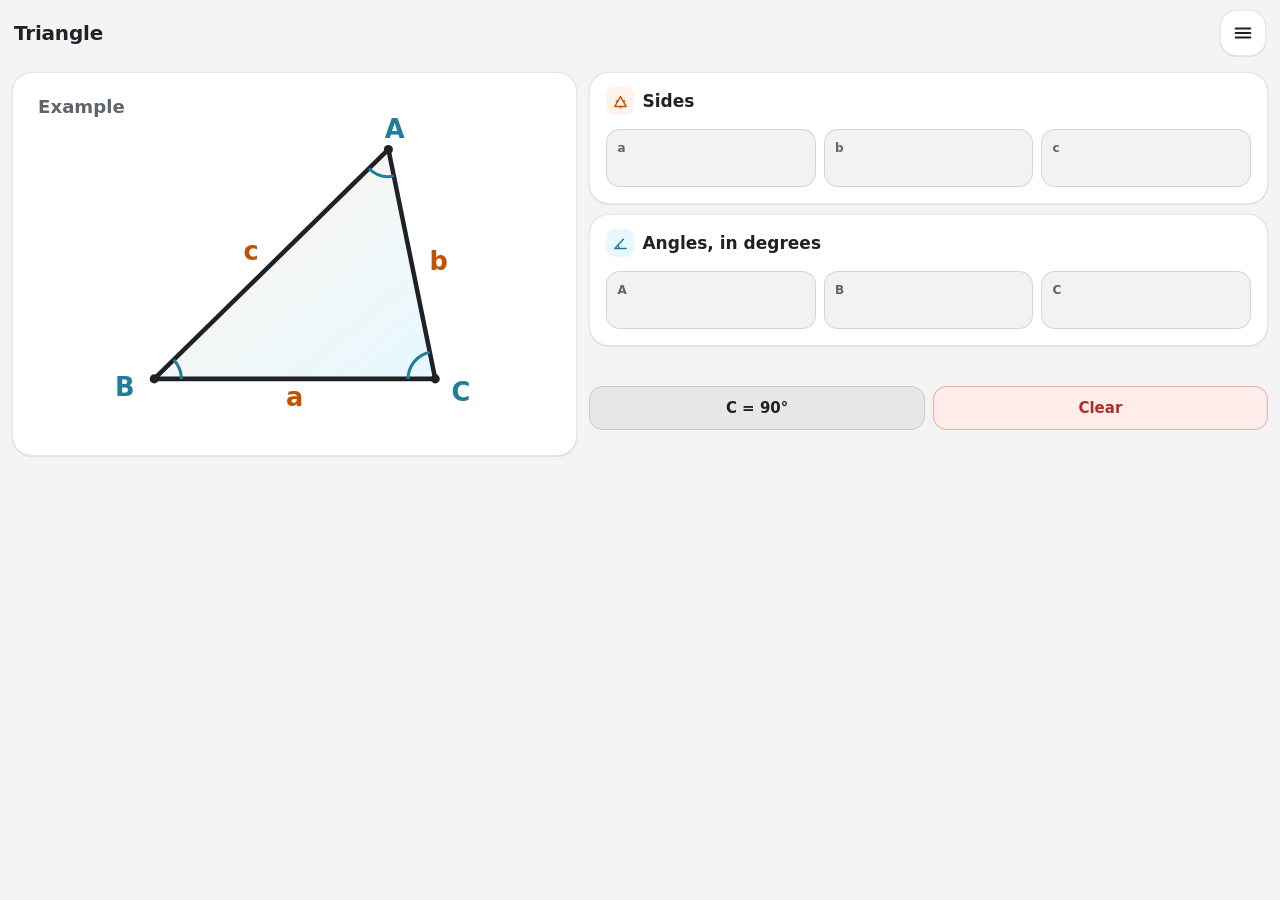
<file: triangle/index.html>
<!doctype html>
<html lang="en">
<head>
<meta charset="utf-8">
<meta name="viewport" content="width=device-width, initial-scale=1, viewport-fit=cover">
<meta name="apple-mobile-web-app-capable" content="yes">
<meta name="mobile-web-app-capable" content="yes">
<meta name="apple-mobile-web-app-status-bar-style" content="default">
<meta name="apple-mobile-web-app-title" content="Triangle">
<meta name="theme-color" media="(prefers-color-scheme: light)" content="#F4F4F5">
<meta name="theme-color" media="(prefers-color-scheme: dark)" content="#141517">
<!-- The theme before the first paint, as App.init sets it, so a dark phone does not flash Day. -->
<script>try{var t=localStorage.getItem('theme')||'auto';if(t==='auto')t=matchMedia('(prefers-color-scheme: dark)').matches?'dark':'light';if(t!=='light')document.documentElement.dataset.mode=t}catch(e){}</script>
<meta name="description" content="Triangle solver: enter any three values (at least one side) and get the rest, with a scale drawing, area and heights. Works offline.">
<link rel="manifest" href="manifest.json">
<link rel="apple-touch-icon" href="icon-180.png">
<link rel="icon" href="icon-180.png">
<link rel="stylesheet" href="../shared/base.css">
<link rel="stylesheet" href="../shared/keypad.css">
<title>Triangle</title>
<style>
.draw{padding:10px;margin-bottom:10px}
.draw svg{width:100%;height:auto;display:block}
.draw .fill{fill:url(#tg)}
.draw .s1{stop-color:var(--orange-bg)}
.draw .s2{stop-color:var(--teal-bg)}
.draw .side{fill:none;stroke:var(--text);stroke-width:3;stroke-linejoin:round}
.draw .arc{fill:none;stroke:var(--teal);stroke-width:2}
.draw .lbl{font-family:var(--ui);font-size:13px;fill:var(--orange);font-weight:650;font-variant-numeric:tabular-nums;paint-order:stroke;stroke:var(--tile);stroke-width:3px;stroke-linejoin:round}
.draw .lbl.ang{fill:var(--teal)}
.draw .v{fill:var(--text)}
.draw .msg{font-family:var(--ui);font-size:12px;font-weight:600;fill:var(--muted)}
.draw .lbl.ex{font-size:17px;font-weight:700}
.fld.solved{background:var(--hbg);border-color:transparent;animation:pop .22s ease-out}
.fld.solved .fv,.fld.solved .fk{color:var(--hc)}
.fld.bad{border-color:var(--red)}
@keyframes pop{from{transform:scale(.96);opacity:.5}}
.note{text-align:center;color:var(--muted);font-size:14px;margin:0 4px 10px;min-height:20px}
.note.err{color:var(--red);font-weight:600}
.alt{margin:0 0 10px}
.btns{display:flex;gap:8px;margin-bottom:10px}
.btns .btn{flex:1;height:44px;font-size:15px}
.tri .s{white-space:nowrap}
[data-mode="aurora"] .fact{-webkit-backdrop-filter:blur(26px) saturate(190%);backdrop-filter:blur(26px) saturate(190%)}
/* Sideways (open or closed iPhone Duo, or any phone): the drawing on the left stays in view, the rest on the right.
   Upright, the drawing on top is bigger and everything still fits, so it stays as it is. */
@media (orientation:landscape) and (min-width:560px){
  main{display:grid;grid-template-columns:minmax(0,1fr) minmax(360px,1.2fr);grid-auto-rows:max-content;column-gap:12px;align-items:start;align-content:start}
  main>.draw{grid-column:1;grid-row:1/span 6;position:sticky;top:0}
  main{--nofade:calc((100% - 36px) / 2.2 + 18px)}   /* the drawing stays crisp; only the right pane fades (base.css) */
  main>:not(.draw){grid-column:2}
}
/* the keypad (shared/keypad.css): the fields open it. Its keys are at most 480 px wide; open sideways it sits under
   the right pane only, so the drawing on the left stays in view */
.fld input[readonly]{cursor:pointer}
.kp-in{max-width:480px}
@media (orientation:landscape) and (min-width:800px){
  .kp{left:calc(18px + (100% - 36px) / 2.2);border-left:.5px solid var(--line);border-top-left-radius:20px}
}
</style>
</head>
<body>
<header>
  <h1>Triangle</h1>
  <span class="sp"></span>
  <button class="round" id="setBtn" aria-label="Menu"><svg viewBox="0 0 24 24" fill="none" stroke="currentColor" stroke-width="2.2" stroke-linecap="round"><path d="M4 7h16M4 12h16M4 17h16"/></svg></button>
</header>

<main class="kb-pad">
  <div class="card draw"><svg id="svg" viewBox="0 0 360 240" aria-label="Triangle drawing"></svg></div>

  <section class="card sec hue-orange">
    <div class="sec-h"><span class="ic orange"><svg viewBox="0 0 24 24" fill="none" stroke="currentColor" stroke-width="2" stroke-linecap="round" stroke-linejoin="round"><path d="M4 19 12 5l8 14z"/><path d="M8 12.2 6.2 11.2M16 12.2l1.8-1M12 19v2"/></svg></span><span>Sides</span></div>
    <div class="sec-b"><div class="grid3"><label class="fld"><span class="fk">a</span><input class="fv" id="a" inputmode="none" readonly autocomplete="off"></label><label class="fld"><span class="fk">b</span><input class="fv" id="b" inputmode="none" readonly autocomplete="off"></label><label class="fld"><span class="fk">c</span><input class="fv" id="c" inputmode="none" readonly autocomplete="off"></label></div></div>
  </section>
  <section class="card sec hue-teal">
    <div class="sec-h"><span class="ic teal"><svg viewBox="0 0 24 24" fill="none" stroke="currentColor" stroke-width="2" stroke-linecap="round" stroke-linejoin="round"><path d="M4 19h16M4 19 16 6"/><path d="M10 19a6 6 0 0 0-1.8-4.4"/></svg></span><span>Angles, in degrees</span></div>
    <div class="sec-b"><div class="grid3"><label class="fld"><span class="fk">A</span><input class="fv" id="A" inputmode="none" readonly autocomplete="off"></label><label class="fld"><span class="fk">B</span><input class="fv" id="B" inputmode="none" readonly autocomplete="off"></label><label class="fld"><span class="fk">C</span><input class="fv" id="C" inputmode="none" readonly autocomplete="off"></label></div></div>
  </section>
  <div class="note" id="note"></div>
  <div class="seg alt" id="alt" hidden><button class="on" data-sol="0">Solution 1</button><button data-sol="1">Solution 2</button></div>
  <div class="btns"><button class="btn" id="right">C = 90°</button><button class="btn danger" id="clear">Clear</button></div>

  <div id="facts"></div>
</main>

<script src="../shared/base.js"></script>
<script src="../shared/keypad.js"></script>
<script>
const { $, esc, load, save, buzz, sheet, toast, copy, themeSegHTML, homeLinkHTML } = App;
App.init();

const KEY = 'triangle-v1';
const S = Object.assign({ v: { a: '', b: '', c: '', A: '', B: '', C: '' }, frac: false, prec: 16 }, load(KEY, {}));
const persist = () => save(KEY, S);
const KEYS = ['a', 'b', 'c', 'A', 'B', 'C'];
const D = Math.PI / 180;
let which = 0;

/* ---- parsing / formatting ---- */
function parseFrac(s) {                   // "3", "3.5", "1/2", "3 1/2", "5' 3 1/2\"" (feet-inches to inches)
  s = String(s).trim().replace(/[”″]/g, '"').replace(/[’′]/g, "'");
  if (!s) return NaN;
  const ft = s.match(/^(\d+(?:\.\d+)?)\s*(?:'|ft)\s*(.*)$/i);
  if (ft) { const r = ft[2].replace(/(in|")\s*$/i, '').trim(); const i = r ? parseFrac(r) : 0; return (+ft[1]) * 12 + (isNaN(i) ? 0 : i); }
  s = s.replace(/(in|")\s*$/i, '').trim();
  // A whole number and a fraction need a space between them: "15/16" is fifteen sixteenths, not 1 5/16.
  let m;
  if ((m = s.match(/^(\d+(?:\.\d+)?)\s+(\d+)\s*\/\s*(\d+)$/))) return +m[3] ? +m[1] + m[2] / m[3] : NaN;
  if ((m = s.match(/^(\d+)\s*\/\s*(\d+)$/))) return +m[2] ? m[1] / m[2] : NaN;
  return parseFloat(s);
}
function fmt(x) {
  if (!isFinite(x)) return '–';
  const s = Number(x.toPrecision(6)).toString();
  return s.includes('e') ? s : s;
}
function frac(x, den) {
  let n = Math.round(x * den), w = Math.floor(n / den); n -= w * den;
  let g = n, d = den; while (g && d % g) { const t = d % g; d = g; g = t; }
  if (n) { n /= g; d = den / g; }
  return n ? (w ? w + ' ' : '') + n + '/' + d : String(w);
}
const side = x => fmt(x) + (S.frac ? ' ≈ ' + frac(x, S.prec) : '');
const ang = x => fmt(x) + '°';

/* ---- solver: returns {sols:[{a,b,c,A,B,C}], err} ---- */
function solve(k) {
  const given = KEYS.filter(x => isFinite(k[x]));
  const sides = given.filter(x => x === x.toLowerCase()), angs = given.filter(x => x !== x.toLowerCase());
  if (given.length < 3) return { err: 'Enter three values, including at least one side.' };
  if (given.length > 3) return { err: 'Enter exactly three values. Clear one to continue.' };
  if (!sides.length) return { err: 'At least one side is needed to fix the size.' };
  if (sides.some(x => k[x] <= 0)) return { err: 'Sides must be positive.' };
  if (angs.some(x => k[x] <= 0 || k[x] >= 180)) return { err: 'Angles must be between 0 and 180.' };
  if (angs.length === 2 && k[angs[0]] + k[angs[1]] >= 180) return { err: 'Two angles must add up to less than 180.' };
  const t = { ...k };
  const cos = (p, q, r) => Math.acos(Math.max(-1, Math.min(1, (p * p + q * q - r * r) / (2 * p * q)))) / D;

  if (sides.length === 3) {                                 // SSS
    const { a, b, c } = t;
    if (a + b <= c || a + c <= b || b + c <= a) return { err: 'Those sides can\'t form a triangle (one is longer than the other two together).' };
    t.A = cos(b, c, a); t.B = cos(a, c, b); t.C = 180 - t.A - t.B;
    return { sols: [t] };
  }
  if (angs.length === 2) {                                  // ASA / AAS
    const third = ['A', 'B', 'C'].find(x => !angs.includes(x));
    t[third] = 180 - t[angs[0]] - t[angs[1]];
    const s = sides[0], r = t[s] / Math.sin(t[s.toUpperCase()] * D);
    for (const x of ['a', 'b', 'c']) if (x !== s) t[x] = r * Math.sin(t[x.toUpperCase()] * D);
    return { sols: [t] };
  }
  // two sides, one angle
  const missing = ['a', 'b', 'c'].find(x => !sides.includes(x)), ang1 = angs[0];
  if (ang1.toLowerCase() === missing) {                     // SAS
    const [p, q] = sides.map(x => t[x]);
    t[missing] = Math.sqrt(p * p + q * q - 2 * p * q * Math.cos(t[ang1] * D));
    const others = ['A', 'B', 'C'].filter(x => x !== ang1);
    t[others[0]] = cos(t[others[1].toLowerCase()], t[missing], t[others[0].toLowerCase()]);
    t[others[1]] = 180 - t[ang1] - t[others[0]];
    return { sols: [t] };
  }
  // SSA: angle opposite one of the known sides
  const s1 = ang1.toLowerCase(), s2 = sides.find(x => x !== s1), A2 = s2.toUpperCase();
  const sinB = t[s2] * Math.sin(t[ang1] * D) / t[s1];
  if (sinB > 1 + 1e-12) return { err: `No triangle: side ${s2} is too short to reach side ${s1}'s far end at angle ${ang1}.` };
  const B1 = Math.asin(Math.min(1, sinB)) / D, cands = [B1, 180 - B1].filter((x, i) => i === 0 || (x > 0 && Math.abs(x - B1) > 1e-9));
  const sols = [];
  for (const Bx of cands) {
    const Cx = 180 - t[ang1] - Bx;
    if (Cx <= 1e-9) continue;
    const u = { ...t }; u[A2] = Bx;
    const third = ['A', 'B', 'C'].find(x => x !== ang1 && x !== A2);
    u[third] = Cx; u[third.toLowerCase()] = t[s1] * Math.sin(Cx * D) / Math.sin(t[ang1] * D);
    sols.push(u);
  }
  if (!sols.length) return { err: 'No triangle fits those values.' };
  return { sols, ambiguous: sols.length > 1 };
}

/* ---- drawing ---- */
function draw(t) {
  const svg = $('#svg'), W = 360, H = 240, P = 44;
  // with nothing solved, show a labelled example so the letters are clear
  const ex = !t;
  if (ex) t = solve({ a: 6, b: 5, c: 7, A: NaN, B: NaN, C: NaN }).sols[0];
  // B at origin, C along +x (side a), A above
  const pts = { B: [0, 0], C: [t.a, 0], A: [t.c * Math.cos(t.B * D), t.c * Math.sin(t.B * D)] };
  const xs = Object.values(pts).map(p => p[0]), ys = Object.values(pts).map(p => p[1]);
  const minX = Math.min(...xs), maxX = Math.max(...xs), minY = Math.min(...ys), maxY = Math.max(...ys);
  const sc = Math.min((W - 2 * P) / (maxX - minX || 1), (H - 2 * P) / (maxY - minY || 1));
  const ox = (W - (maxX - minX) * sc) / 2 - minX * sc, oy = (H - (maxY - minY) * sc) / 2 + maxY * sc;
  const X = p => ox + p[0] * sc, Y = p => oy - p[1] * sc;
  const V = {}; for (const k in pts) V[k] = [X(pts[k]), Y(pts[k])];
  const unit = (p, q) => { const dx = q[0] - p[0], dy = q[1] - p[1], l = Math.hypot(dx, dy) || 1; return [dx / l, dy / l]; };
  const anchor = dx => dx > .35 ? 'start' : dx < -.35 ? 'end' : 'middle';
  const text = (cls, x, y, dir, str) => `<text class="lbl ${cls}${ex ? ' ex' : ''}" x="${x}" y="${y + (ex ? 6 : 4)}" text-anchor="${anchor(dir[0])}">${str}</text>`;
  let h = `<defs><linearGradient id="tg" x1="0" y1="0" x2="1" y2="1"><stop class="s1" offset="0"/><stop class="s2" offset="1"/></linearGradient></defs>`;
  h += `<polygon class="fill" points="${V.A} ${V.B} ${V.C}"/><polygon class="side" points="${V.A} ${V.B} ${V.C}"/>`;
  // angle arcs
  const opp = { A: ['B', 'C'], B: ['C', 'A'], C: ['A', 'B'] };
  for (const v of ['A', 'B', 'C']) {
    const [p, q] = opp[v].map(x => V[x]), r = Math.min(18, Math.hypot(p[0] - V[v][0], p[1] - V[v][1]) / 3, Math.hypot(q[0] - V[v][0], q[1] - V[v][1]) / 3);
    const a1 = Math.atan2(p[1] - V[v][1], p[0] - V[v][0]), a2 = Math.atan2(q[1] - V[v][1], q[0] - V[v][0]);
    if (Math.abs(t[v] - 90) < 1e-6) {
      const u1 = [Math.cos(a1) * r * .8, Math.sin(a1) * r * .8], u2 = [Math.cos(a2) * r * .8, Math.sin(a2) * r * .8];
      h += `<path class="arc" d="M${V[v][0] + u1[0]},${V[v][1] + u1[1]} l${u2[0]},${u2[1]} l${-u1[0]},${-u1[1]}"/>`;
    } else {
      let d = a2 - a1; while (d > Math.PI) d -= 2 * Math.PI; while (d < -Math.PI) d += 2 * Math.PI;
      h += `<path class="arc" d="M${V[v][0] + Math.cos(a1) * r},${V[v][1] + Math.sin(a1) * r} A${r},${r} 0 0 ${d > 0 ? 1 : 0} ${V[v][0] + Math.cos(a2) * r},${V[v][1] + Math.sin(a2) * r}"/>`;
    }
    // label on the outward bisector of the vertex angle
    const u1 = unit(V[v], p), u2 = unit(V[v], q); let bx = -(u1[0] + u2[0]), by = -(u1[1] + u2[1]);
    const bl = Math.hypot(bx, by) || 1; bx /= bl; by /= bl;
    h += `<circle class="v" cx="${V[v][0]}" cy="${V[v][1]}" r="3"/>` + text('ang', V[v][0] + bx * 14, V[v][1] + by * 14, [bx, by], ex ? v : `${v} ${fmt(t[v])}°`);
  }
  for (const [s, p, q, o] of [['a', 'B', 'C', 'A'], ['b', 'C', 'A', 'B'], ['c', 'A', 'B', 'C']]) {
    // label on the side's outward normal (away from the opposite vertex)
    const m = [(V[p][0] + V[q][0]) / 2, (V[p][1] + V[q][1]) / 2], u = unit(V[p], V[q]);
    let nx = -u[1], ny = u[0];
    if ((V[o][0] - m[0]) * nx + (V[o][1] - m[1]) * ny > 0) { nx = -nx; ny = -ny; }
    h += text('', m[0] + nx * 12, m[1] + ny * 12, [nx, ny], ex ? s : `${s} = ${fmt(t[s])}`);
  }
  if (ex) h += `<text class="msg" x="10" y="20">Example</text>`;
  svg.innerHTML = h;
  // A long label at a vertex near the edge (B 34.263° on a wide triangle) would run off the drawing: move each label
  // back inside, 2 units (with the card's padding, 12 px) from the edge.
  for (const l of svg.querySelectorAll('.lbl')) {
    const b = l.getBBox(), m = 2;
    const dx = b.x < m ? m - b.x : b.x + b.width > W - m ? W - m - b.x - b.width : 0;
    const dy = b.y < m ? m - b.y : b.y + b.height > H - m ? H - m - b.y - b.height : 0;
    if (dx) l.setAttribute('x', +l.getAttribute('x') + dx);
    if (dy) l.setAttribute('y', +l.getAttribute('y') + dy);
  }
}

/* ---- ui ---- */
function kind(t) {
  const [a, b, c] = [t.a, t.b, t.c], eq = (x, y) => Math.abs(x - y) < 1e-9 * Math.max(1, x);
  const sides = eq(a, b) && eq(b, c) ? 'Equilateral' : (eq(a, b) || eq(b, c) || eq(a, c)) ? 'Isosceles' : 'Scalene';
  const mx = Math.max(t.A, t.B, t.C);
  const angs = Math.abs(mx - 90) < 1e-7 ? 'right' : mx > 90 ? 'obtuse' : 'acute';
  return sides + ', ' + angs;
}
let solveNote = '';   // for the keypad's result line: what the solver says, or how many values are missing
function update() { paint(); syncPad(); }
function paint() {
  const k = {}; const bad = [];
  for (const x of KEYS) { const raw = $('#' + x).value.trim(); S.v[x] = raw; k[x] = raw ? parseFrac(raw) : NaN; if (raw && isNaN(k[x])) bad.push(x); }
  persist();
  KEYS.forEach(x => { $('#' + x).parentElement.classList.toggle('bad', bad.includes(x)); $('#' + x).parentElement.classList.remove('solved'); });
  const r = bad.length ? { err: 'Numbers only. Fractions like 3 1/2 are fine.' } : KEYS.some(x => S.v[x]) ? solve(k) : { err: '', empty: true };   // an empty form says nothing
  const note = $('#note'); note.className = 'note' + (r.err ? ' err' : '');
  $('#alt').hidden = !r.ambiguous;
  const given = KEYS.filter(x => isFinite(k[x])).length;
  solveNote = (r.err || r.empty) && !bad.length && given < 3 ? `Need ${3 - given} more value${given === 2 ? '' : 's'}` : r.err || '';
  if (r.err || r.empty) { note.textContent = r.err; draw(null); $('#facts').innerHTML = ''; return; }
  if (which >= r.sols.length) which = 0;
  const t = r.sols[which];
  document.querySelectorAll('#alt button').forEach(c => c.classList.toggle('on', +c.dataset.sol === which));
  note.textContent = solveNote = r.ambiguous ? 'Two triangles fit these values.' : kind(t);
  for (const x of KEYS) if (!isFinite(k[x])) { $('#' + x).value = x === x.toLowerCase() ? fmt(t[x]) : fmt(t[x]); $('#' + x).parentElement.classList.add('solved'); }
  draw(t);
  const s = (t.a + t.b + t.c) / 2, area = Math.sqrt(Math.max(0, s * (s - t.a) * (s - t.b) * (s - t.c)));
  const li = (k, v, hue) => `<div class="li${hue ? ' h-' + hue : ''}"><div class="k">${k}</div><div class="v">${esc(v)}</div></div>`;
  $('#facts').innerHTML = `<div class="hero"><div class="k">Area</div><div class="v">${esc(fmt(area))}</div><div class="s">${esc(kind(t))}</div></div>
    <div class="tri">${['a', 'b', 'c'].map(x => { const v = 2 * area / t[x]; return `<div class="fact"><div class="k">Height to ${x}</div><div class="v">${esc(fmt(v))}</div>${S.frac ? `<div class="s">≈ ${esc(frac(v, S.prec))}</div>` : ''}</div>`; }).join('')}</div>
    <div class="card list">${li('Perimeter', side(t.a + t.b + t.c), 'orange')}${S.frac ? li('Sides to 1/' + S.prec, `a ${frac(t.a, S.prec)} · b ${frac(t.b, S.prec)} · c ${frac(t.c, S.prec)}`, 'orange') : ''}${li('Type', kind(t))}</div>`;
}
function clearSolved() { KEYS.forEach(x => { const f = $('#' + x).parentElement; if (f.classList.contains('solved')) { $('#' + x).value = ''; f.classList.remove('solved'); } }); }

/* ---- keypad (shared/keypad.js), as in TV Mount: the fields are read-only and open it ---- */
// Sides take fractions and the feet key (5' 3 1/4", read as inches); angles take whole numbers and decimals.
// The arrows walk a, b, c, A, B, C. An answer (a solved field) shows in the keypad and stays until a key is tapped.
let cur = null;   // the field being typed
const isSide = x => x === x.toLowerCase();
function openPad(x) {
  commitPad();
  if (cur) $('#' + cur).parentElement.classList.remove('on');
  const first = !cur;
  cur = x;
  $('#' + x).parentElement.classList.add('on');
  Keypad.open({ value: $('#' + x).value, frac: isSide(x), slot: 'feet', slotOff: !isSide(x), nav: true, unit: isSide(x) ? '' : '°',
    input: padInput, done: closePad, step: dir => { const nx = KEYS[KEYS.indexOf(cur) + dir]; if (nx) openPad(nx); else if (dir > 0) closePad(); } });
  if (first) $('main').style.paddingBottom = (Keypad.height + 16) + 'px';
  Keypad.reveal($('#' + x).parentElement, $('main'));
  syncPad();
}
function padInput() {
  const t = Keypad.text(false), el = $('#' + cur);
  if (t === null) { syncPad(); return; }   // half typed, like 3/: the field stays as it was
  el.parentElement.classList.remove('solved');   // typed over an answer: it is a value now
  el.value = t; clearSolved(); which = 0; update();
}
// Leaving a field saves a fraction held back while typing, like 3/2.
function commitPad() {
  if (!cur || !Keypad.touched) return;
  const t = Keypad.text(true), el = $('#' + cur);
  if (t !== null && t !== el.value) { el.value = t; clearSolved(); update(); }
}
function closePad(save) {
  if (!cur) return;
  if (save !== false) commitPad();
  $('#' + cur).parentElement.classList.remove('on');
  cur = null;
  Keypad.close();
  $('main').style.paddingBottom = '';
}
function syncPad() { if (cur) Keypad.sync((isSide(cur) ? 'Side ' : 'Angle ') + cur, solveNote); }

KEYS.forEach(x => {
  // A tap focuses the read-only field: open the keypad instead, and let go of the focus so nothing else scrolls to it.
  const el = $('#' + x);
  el.addEventListener('focus', () => { buzz(4); openPad(x); el.blur(); });
});
$('#alt').addEventListener('click', e => { const b = e.target.closest('[data-sol]'); if (b) { which = +b.dataset.sol; clearSolved(); update(); } });
$('#clear').onclick = () => { closePad(false); KEYS.forEach(x => $('#' + x).value = ''); which = 0; buzz(8); update(); openPad('a'); };
$('#right').onclick = () => {
  const was = cur;
  closePad();
  clearSolved(); $('#C').value = '90'; buzz(8); update();
  if (!$('#a').value) openPad('a'); else if (was) openPad(was);
};
$('#setBtn').onclick = () => {
  const el = sheet(`<h2>Settings</h2>${themeSegHTML()}
    <div class="label">Inch fractions next to lengths</div>
    <div class="seg">${[[false, 'Off'], [true, 'On']].map(([v, l]) => `<button data-frac="${v}" class="${S.frac === v ? 'on' : ''}">${l}</button>`).join('')}</div>
    <div class="label">Round to</div>
    <div class="seg">${[16, 8, 32, 64].map(p => `<button data-prec="${p}" class="${S.prec === p ? 'on' : ''}">1/${p}</button>`).join('')}</div>
    <p class="hint" style="margin-top:16px">Sides accept fractions (3 1/2) and feet-inches (5' 3 1/2"), converted to inches.</p>${homeLinkHTML()}`);
  el.addEventListener('click', e => {
    const a = e.target.closest('[data-frac]'), p = e.target.closest('[data-prec]');
    if (a) { S.frac = a.dataset.frac === 'true'; el.querySelectorAll('[data-frac]').forEach(x => x.classList.toggle('on', x === a)); }
    if (p) { S.prec = +p.dataset.prec; el.querySelectorAll('[data-prec]').forEach(x => x.classList.toggle('on', x === p)); }
    if (a || p) { persist(); clearSolved(); update(); }
  });
};

KEYS.forEach(x => $('#' + x).value = S.v[x] || '');
update();
</script>
</body>
</html>
</file>
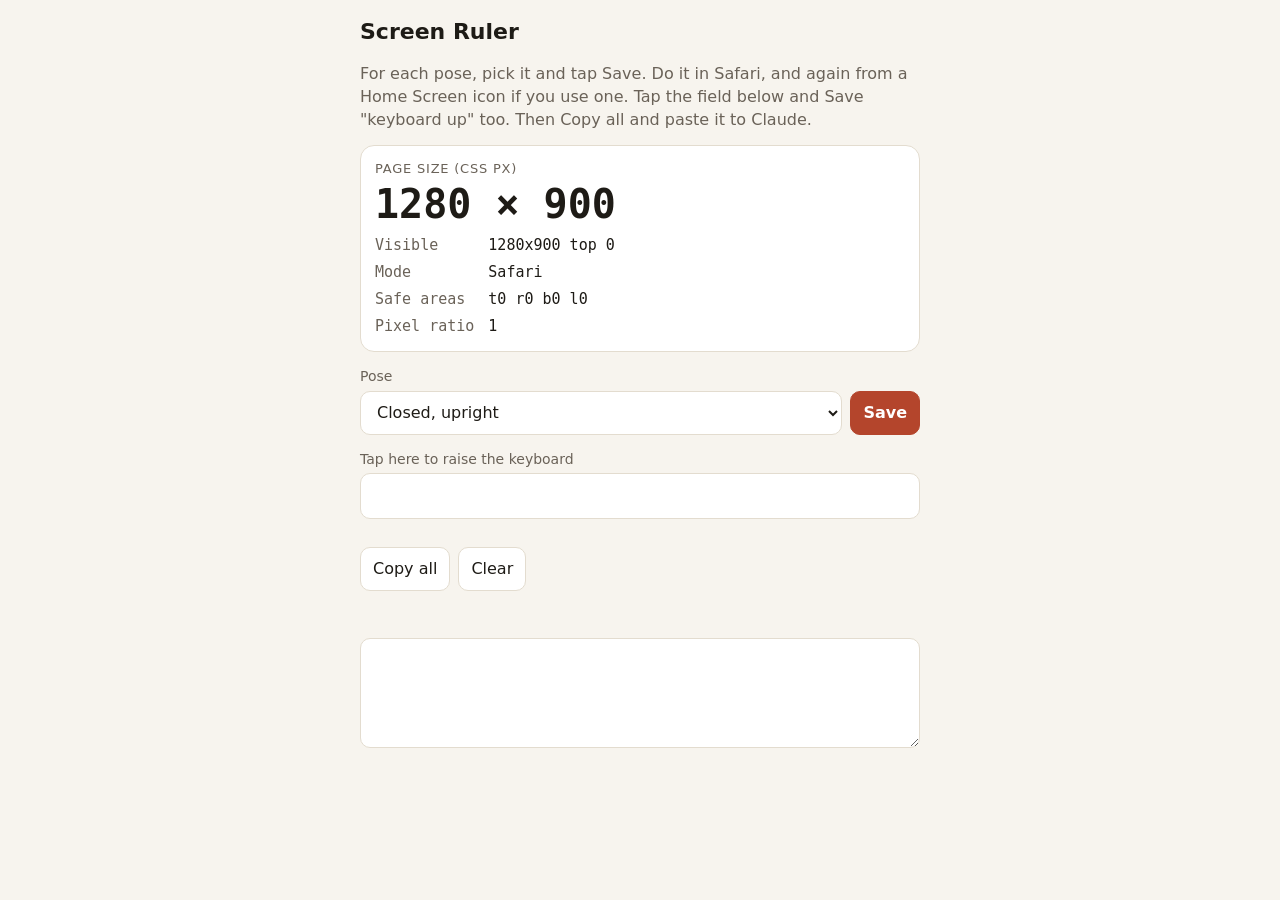
<file: ruler.html>
<!doctype html>
<html lang="en">
<head>
<meta charset="utf-8">
<meta name="viewport" content="width=device-width, initial-scale=1, viewport-fit=cover">
<meta name="robots" content="noindex">
<title>Screen Ruler</title>
<style>
/* unlinked page: measures what Safari gives dorrance.me pages on the owner's phone (feeds test/devices.cjs) */
:root{--bg:#F7F4EE;--panel:#FFF;--ink:#1E1B16;--soft:#6A6258;--line:#E3DCCF;--accent:#B4452C;--on-accent:#FFF}
@media (prefers-color-scheme:dark){:root{--bg:#17140F;--panel:#221E18;--ink:#F2ECE2;--soft:#A79E91;--line:#3A342B;--accent:#F08A6C;--on-accent:#17140F;color-scheme:dark}}
@media (display-mode:standalone){html{min-height:100lvh}}
body{margin:0;background:var(--bg);color:var(--ink);font:16px/1.45 -apple-system,system-ui,sans-serif;
  padding:calc(env(safe-area-inset-top,0px) + 16px) max(16px,env(safe-area-inset-right,0px)) calc(env(safe-area-inset-bottom,0px) + 40px) max(16px,env(safe-area-inset-left,0px))}
main{max-width:560px;margin:0 auto;display:grid;gap:14px}
h1{font-size:22px;margin:0}
p{margin:0;color:var(--soft)}
.big{background:var(--panel);border:1px solid var(--line);border-radius:14px;padding:14px;display:grid;gap:4px}
.wh{font:700 40px/1.05 ui-monospace,Menlo,monospace;font-variant-numeric:tabular-nums}
.lbl{font-size:13px;text-transform:uppercase;letter-spacing:.06em;color:var(--soft)}
dl{display:grid;grid-template-columns:auto 1fr;gap:6px 14px;margin:6px 0 0;font:15px/1.4 ui-monospace,Menlo,monospace}
dt{color:var(--soft)} dd{margin:0}
.row{display:flex;gap:8px;flex-wrap:wrap;align-items:end}
label{display:grid;gap:4px;font-size:14px;color:var(--soft);flex:1 1 220px}
select,button,input{font:inherit;font-size:16px;min-height:44px;border-radius:10px;border:1px solid var(--line);background:var(--panel);color:var(--ink);padding:0 12px}
button.go{background:var(--accent);color:var(--on-accent);border-color:var(--accent);font-weight:700}
ol{margin:0;padding-left:22px;display:grid;gap:6px;font:13px/1.4 ui-monospace,Menlo,monospace}
textarea{width:100%;box-sizing:border-box;min-height:110px;font:13px/1.4 ui-monospace,Menlo,monospace;background:var(--panel);color:var(--ink);border:1px solid var(--line);border-radius:10px;padding:10px}
#msg{min-height:1.4em;color:var(--accent);font-size:14px}
</style>
</head>
<body>
<main>
  <h1>Screen Ruler</h1>
  <p>For each pose, pick it and tap Save. Do it in Safari, and again from a Home Screen icon if you use one. Tap the field below and Save "keyboard up" too. Then Copy all and paste it to Claude.</p>
  <section class="big" aria-live="polite">
    <span class="lbl">Page size (CSS px)</span>
    <span class="wh" id="wh">–</span>
    <dl>
      <dt>Visible</dt><dd id="vv">–</dd>
      <dt>Mode</dt><dd id="mode">–</dd>
      <dt>Safe areas</dt><dd id="safe">–</dd>
      <dt>Pixel ratio</dt><dd id="dpr">–</dd>
    </dl>
  </section>
  <div class="row">
    <label for="pose">Pose
      <select id="pose">
        <option>Closed, upright</option>
        <option>Closed, sideways</option>
        <option>Open, upright</option>
        <option>Open, sideways</option>
        <option>Open, split screen</option>
        <option>Closed, upright, keyboard up</option>
        <option>Open, upright, keyboard up</option>
        <option>Open, sideways, keyboard up</option>
      </select>
    </label>
    <button class="go" id="save" type="button">Save</button>
  </div>
  <label for="kb">Tap here to raise the keyboard
    <input id="kb" type="text" enterkeyhint="done" autocomplete="off">
  </label>
  <ol id="log"></ol>
  <div class="row">
    <button id="copy" type="button">Copy all</button>
    <button id="clear" type="button">Clear</button>
  </div>
  <div id="msg" role="status"></div>
  <textarea id="out" readonly aria-label="Readings as text"></textarea>
</main>
<div id="probe" style="position:fixed;inset:0;visibility:hidden;pointer-events:none;padding:env(safe-area-inset-top,0px) env(safe-area-inset-right,0px) env(safe-area-inset-bottom,0px) env(safe-area-inset-left,0px)"></div>
<script>
const $ = id => document.getElementById(id), KEY = 'ruler-readings';
let saved = [];
try { saved = JSON.parse(localStorage.getItem(KEY) || '[]') } catch (e) {}
const read = () => {
  const v = visualViewport, p = getComputedStyle($('probe')), n = s => Math.round(parseFloat(s) || 0);
  return {
    page: innerWidth + 'x' + innerHeight,
    visible: v ? Math.round(v.width) + 'x' + Math.round(v.height) + ' top ' + Math.round(v.offsetTop) : 'n/a',
    mode: matchMedia('(display-mode: standalone)').matches || navigator.standalone ? 'home screen' : 'Safari',
    safe: 't' + n(p.paddingTop) + ' r' + n(p.paddingRight) + ' b' + n(p.paddingBottom) + ' l' + n(p.paddingLeft),
    dpr: devicePixelRatio
  };
};
const show = () => { const r = read(); $('wh').textContent = r.page.replace('x', ' × '); $('vv').textContent = r.visible; $('mode').textContent = r.mode; $('safe').textContent = r.safe; $('dpr').textContent = r.dpr };
const line = s => `${s.pose} (${s.mode}): page ${s.page}, visible ${s.visible}, safe ${s.safe}, @${s.dpr}x`;
const draw = () => {
  $('log').innerHTML = '';
  saved.forEach(s => { const li = document.createElement('li'); li.textContent = line(s); $('log').append(li) });
  $('out').value = saved.length ? ['dorrance.me ruler', navigator.userAgent, ...saved.map(line)].join('\n') : '';
};
const store = () => { try { localStorage.setItem(KEY, JSON.stringify(saved)) } catch (e) {} };
// Save keeps the keyboard up: pointerdown preventDefault stops the button from taking focus
$('save').addEventListener('pointerdown', e => e.preventDefault());
$('save').onclick = () => {
  const s = { pose: $('pose').value, ...read() };
  saved = saved.filter(x => x.pose !== s.pose || x.mode !== s.mode).concat(s);
  store(); draw(); $('msg').textContent = 'Saved: ' + s.pose;
};
$('clear').onclick = () => { saved = []; store(); draw(); $('msg').textContent = 'Cleared' };
$('copy').onclick = () => {
  const t = $('out').value, pick = () => { $('out').select(); $('msg').textContent = 'Selected. Use Copy from the menu.' };
  if (!navigator.clipboard) return pick();
  navigator.clipboard.writeText(t).then(() => $('msg').textContent = 'Copied', pick);
};
addEventListener('resize', show);
visualViewport && visualViewport.addEventListener('resize', show);
visualViewport && visualViewport.addEventListener('scroll', show);
show(); draw();
</script>
</body>
</html>
</file>
<file: shared/base.css>
/* Shared look for the small apps on dorrance.me, taken from TV Mount.
   Themes: Day (default), Night (html[data-mode="dark"]), and the secret Aurora (html[data-mode="aurora"]).
   Neutral grays, accent hues from Atlassian's palette. Each hue has a text color (--teal) and a background (--teal-bg). */
:root{
  --bg:#F4F4F5;--text:#1E2126;--muted:#60646C;--line:rgba(0,0,0,.1);--track:rgba(0,0,0,.04);
  --surface:#fff;--sheet:#fff;
  --tile:#fff;--tile-line:rgba(0,0,0,.09);--tile-shadow:0 1px 1px rgba(0,0,0,.07),0 0 1px rgba(0,0,0,.16);
  --chip:rgba(0,0,0,.05);--chip-line:rgba(0,0,0,.12);
  --sel:#E9F2FF;--sel-line:#0C66E4;--sel-text:#0C66E4;
  --primary:#0C66E4;--primary-line:#0055CC;--primary-text:#fff;
  --danger:#FFECEB;--danger-line:rgba(201,55,44,.35);--danger-text:#AE2E24;
  --blue:#0C66E4;--blue-bg:#E9F2FF;--green:#1F845A;--green-bg:#DCFFF1;--red:#C9372C;
  --teal:#227D9B;--teal-bg:#E7F9FF;--purple:#6E5DC6;--purple-bg:#F3F0FF;--magenta:#AE4787;--magenta-bg:#FFECF8;
  --orange:#C25100;--orange-bg:#FFF3EB;--yellow:#946F00;--yellow-bg:#FFF7D6;--lime:#4C6B1F;--lime-bg:#EFFFD6;
  --red-bg:#FFECEB;
  --ui:ui-rounded,"SF Pro Rounded",system-ui,-apple-system,"Segoe UI",Roboto,sans-serif;
  color-scheme:light;
}
:root[data-mode="dark"]{
  --bg:#141517;--text:#E6E7E9;--muted:#A0A3A9;--line:rgba(255,255,255,.1);--track:rgba(255,255,255,.05);
  --surface:#1B1C1F;--sheet:#1E1F22;
  --tile:#1F2023;--tile-line:rgba(255,255,255,.09);--tile-shadow:inset 0 1px 0 rgba(255,255,255,.04);
  --chip:rgba(255,255,255,.06);--chip-line:rgba(255,255,255,.13);
  --sel:#1C2B41;--sel-line:#579DFF;--sel-text:#85B8FF;
  --primary:#579DFF;--primary-line:#85B8FF;--primary-text:#141517;
  --danger:rgba(248,113,104,.16);--danger-line:rgba(248,113,104,.45);--danger-text:#FD9891;
  --blue:#85B8FF;--blue-bg:#1C2B41;--green:#7EE2B8;--green-bg:#1C3329;--red:#FD9891;
  --teal:#6CC3E0;--teal-bg:#1A2E36;--purple:#B8ACF6;--purple-bg:#2B273F;--magenta:#F797D2;--magenta-bg:#3D2232;
  --orange:#FEA362;--orange-bg:#3A2B1F;--yellow:#F5CD47;--yellow-bg:#36301A;--lime:#B3DF72;--lime-bg:#28311B;
  --red-bg:rgba(248,113,104,.16);
  color-scheme:dark;
}
:root[data-mode="aurora"]{
  --bg:#0E0A1E; --text:#fff; --muted:rgba(255,255,255,.58); --line:rgba(255,255,255,.18); --track:rgba(255,255,255,.08);
  --surface:rgba(255,255,255,.11); --sheet:rgba(20,14,42,.82);
  --tile:rgba(255,255,255,.13); --tile-line:rgba(255,255,255,.26); --tile-shadow:inset 0 1px 0 rgba(255,255,255,.40),0 3px 12px rgba(0,0,0,.18);
  --chip:rgba(255,255,255,.09); --chip-line:rgba(255,255,255,.18);
  --sel:rgba(255,255,255,.24); --sel-line:rgba(255,255,255,.5); --sel-text:#fff;
  --primary:rgba(255,166,48,.42); --primary-line:rgba(255,206,140,.55); --primary-text:#fff;
  --danger:rgba(255,92,92,.28); --danger-line:rgba(255,160,160,.42); --danger-text:#fff;
  --blue:#BFD6FF; --blue-bg:rgba(72,146,255,.26); --green:#9AF0BE; --green-bg:rgba(75,206,151,.22); --red:#FFB0B0; --red-bg:rgba(248,113,104,.24);
  --teal:#9DDDF2; --teal-bg:rgba(108,195,224,.22); --purple:#D3CBFA; --purple-bg:rgba(159,143,239,.26); --magenta:#FBBDE3; --magenta-bg:rgba(231,116,187,.24);
  --orange:#FEC195; --orange-bg:rgba(254,163,98,.22); --yellow:#F8DE85; --yellow-bg:rgba(245,205,71,.2); --lime:#CDEBA0; --lime-bg:rgba(179,223,114,.2);
  color-scheme:dark;
}

*{box-sizing:border-box;-webkit-tap-highlight-color:transparent}
[hidden]{display:none!important}
html,body{height:100%;margin:0}
/* iOS 26 home screen apps (WebKit bug 301108): a page shorter than the screen gets a viewport that stops short by the
   status bar, and nothing shows under it (a bottom bar was cut off). A page at least the screen's height gets the whole
   screen, and there 100vh is the whole screen. Calculator does the same. */
@media (display-mode:standalone){
  html{height:auto;min-height:min(100lvh,calc(100% + env(safe-area-inset-top)))}
  body{height:100vh}
}
body{
  background:var(--bg); color:var(--text); font-family:var(--ui);
  display:flex; flex-direction:column; overflow:hidden;
  touch-action:manipulation; -webkit-user-select:none; user-select:none;
  -webkit-font-smoothing:antialiased;
}
button{font:inherit;color:inherit;cursor:pointer;border:0;background:none;padding:0}
input,textarea,select{font:inherit;color:inherit;-webkit-user-select:text;user-select:text}
a{color:inherit;text-decoration:none}

/* header */
header{display:flex;align-items:center;gap:10px;padding:calc(env(safe-area-inset-top,0px) + 10px) 14px 12px;position:relative;z-index:2}
header h1{font-size:20px;font-weight:700;margin:0;letter-spacing:-.01em;white-space:nowrap;overflow:hidden;text-overflow:ellipsis}
.round{height:46px;min-width:46px;border-radius:16px;background:var(--tile);border:.5px solid var(--tile-line);box-shadow:var(--tile-shadow);display:grid;place-items:center;font-size:18px;font-weight:600;transition:transform .08s;padding:0}
.round:active{transform:scale(.94)}
.round.pill{padding:0 18px}
.round svg{width:22px;height:22px}
.sp{flex:1}

main{flex:1;overflow-y:auto;-webkit-overflow-scrolling:touch;padding:4px 12px calc(env(safe-area-inset-bottom,0px) + 16px);position:relative;z-index:2}
/* A scroller that is not at its top (base.js sets .scrolled on main, and on main>.col in TV Mount's two panes): its
   content fades out over the top 16 px instead of being cut hard under the header. A page with a sticky pane on the
   left sets --nofade to that pane's width, and the fade skips it. */
.scrolled{
  -webkit-mask:linear-gradient(#000,#000) 0 0/var(--nofade,0px) 100% no-repeat,linear-gradient(transparent,#000 16px) 100% 0/calc(100% - var(--nofade,0px)) 100% no-repeat;
  mask:linear-gradient(#000,#000) 0 0/var(--nofade,0px) 100% no-repeat,linear-gradient(transparent,#000 16px) 100% 0/calc(100% - var(--nofade,0px)) 100% no-repeat}

/* generic surface */
.card{background:var(--tile);border:.5px solid var(--tile-line);box-shadow:var(--tile-shadow);border-radius:20px;padding:14px 16px;margin-bottom:10px}

/* segmented control */
.seg{display:grid;grid-auto-columns:1fr;grid-auto-flow:column;gap:6px}
.seg button{position:relative;height:38px;border-radius:13px;font-size:15px;font-weight:600;background:var(--chip);border:.5px solid var(--chip-line);color:var(--text)}
.seg button.on{background:var(--sel);border-color:var(--sel-line);color:var(--sel-text)}

/* chips */
.chips{display:flex;flex-wrap:wrap;gap:8px}
.chip{position:relative;height:40px;padding:0 16px;border-radius:13px;font-size:16px;font-weight:600;background:var(--chip);border:.5px solid var(--chip-line)}
.chip.on{background:var(--sel);border-color:var(--sel-line);color:var(--sel-text)}

/* buttons */
.btn,.primary,.danger{height:46px;border-radius:14px;padding:0 18px;font-size:17px;font-weight:600;background:var(--chip);border:.5px solid var(--chip-line);display:inline-flex;align-items:center;justify-content:center;gap:8px}
.primary{background:linear-gradient(180deg,rgba(255,255,255,.22),rgba(255,255,255,0)) var(--primary);border-color:var(--primary-line);color:var(--primary-text);box-shadow:0 2px 8px rgba(0,0,0,.08)}
.danger{background:var(--danger);border-color:var(--danger-line);color:var(--danger-text)}
.btn:active,.primary:active,.danger:active{filter:brightness(.92)}
.btn:disabled,.primary:disabled{opacity:.4}
.actions{display:flex;gap:8px;align-items:center}
.stack{display:flex;flex-direction:column;gap:8px}
.homelink{display:flex;justify-content:center;margin-top:22px}
.homelink a{color:var(--muted);text-decoration:none;font-size:13px;font-weight:600;padding:8px 14px;border-radius:14px;border:.5px solid var(--chip-line);background:var(--chip);position:relative}
.homelink a::before{content:"";position:absolute;inset:-7px -6px}
.seg button::before{content:"";position:absolute;inset:-4px 0}
.chip::before{content:"";position:absolute;inset:-3px 0}
.stack>*{width:100%}

/* inputs */
.input{width:100%;height:50px;border-radius:14px;border:.5px solid var(--chip-line);background:var(--chip);color:var(--text);font-size:18px;padding:0 14px;outline:none;appearance:none}
.input:focus{border-color:var(--blue);box-shadow:0 0 0 3px var(--blue-bg)}
.label{font-size:13px;font-weight:600;letter-spacing:.06em;text-transform:uppercase;color:var(--muted);margin:14px 0 8px}
.label:first-child{margin-top:0}
.opt{display:flex;align-items:center;width:100%;height:52px;padding:0 6px;font-size:18px;border-bottom:1px solid var(--line);text-align:left;gap:10px}
.opt:last-child{border-bottom:0}
.opt .check{margin-left:auto;font-weight:700}

/* a sheet is open: the page behind stays put (iOS scrolls it whatever the layers say). Not position:fixed on the body,
   so the standalone rule above keeps working */
html.locked{overflow:hidden;overscroll-behavior:none}
/* the phone keyboard is up (base.js sets html.kb; --vvh and --vvt are the visible height and top): a scroller with class
   kb-pad gets room under its last field (40% of --vvh, or the keyboard height if more). html.nokb turns html.kb off (TV Mount's own keypad). */
html.kb .kb-pad::after{content:'';display:block;flex:none;grid-column:1/-1;height:max(calc(var(--vvh,100%) * .4),calc(100vh - var(--vvh,100vh)))}

/* sheets */
.backdrop{position:fixed;left:0;right:0;top:var(--vvt,0px);height:var(--vvh,100%);overscroll-behavior:contain;background:rgba(0,0,0,.4);box-sizing:content-box;border-bottom:100vh solid transparent;border-bottom-width:100lvh;display:flex;align-items:flex-end;z-index:10;animation:fade .15s}
.backdrop.top{align-items:flex-start;padding:calc(env(safe-area-inset-top,0px) + 56px) 12px 0}
.sheet{background:var(--sheet);border:.5px solid var(--line);width:100%;max-width:560px;margin:0 auto;border-radius:22px 22px 0 0;padding:20px 16px calc(env(safe-area-inset-bottom,0px) + 16px);animation:up .2s ease-out;max-height:85dvh;max-height:min(85dvh,calc(var(--vvh,100dvh) - 12px));overflow-y:auto;overscroll-behavior:contain}
.top .sheet{border-radius:22px;padding-bottom:16px;max-height:min(85dvh,calc(var(--vvh,100dvh) - 68px - env(safe-area-inset-top,0px)))}
/* keyboard up: a top sheet moves up to the top edge so its buttons clear the keyboard on the closed phone (about 306px shows) */
html.kb .backdrop.top{padding-top:calc(env(safe-area-inset-top,0px) + 8px)}
html.kb .top .sheet{max-height:calc(var(--vvh,100dvh) - 16px - env(safe-area-inset-top,0px))}
.sheet h2{margin:0 0 14px;font-size:20px;font-weight:650}
/* a sideways phone (layout viewport stays full height) with the keyboard up shows about 200px: drop the sheet title and hints so the field and its Save/Add button fit */
@media (orientation:landscape) and (max-height:620px){html.kb .sheet h2,html.kb .sheet .hint{display:none}html.kb .backdrop.top{padding-top:calc(env(safe-area-inset-top,0px) + 6px)}html.kb .top .sheet{padding-top:12px;padding-bottom:12px;max-height:calc(var(--vvh,100dvh) - 12px - env(safe-area-inset-top,0px))}}
/* keyboard up: a sheet taller than what shows keeps its Save/Add row pinned to its bottom edge, the fields scroll above it */
html.kb .sheet>.actions{position:sticky;bottom:0;z-index:1;background:var(--sheet);padding:10px 0 12px;box-shadow:0 -4px 4px -2px var(--sheet)}
/* iOS stops a sticky row above the scroller's bottom padding, so the row carries that padding instead */
html.kb .sheet:has(>.actions){padding-bottom:0}
.sheet .seg{margin:0 0 20px}
@keyframes fade{from{opacity:0}}
@keyframes up{from{transform:translateY(24px);opacity:0}}

.empty{text-align:center;padding:60px 24px;color:var(--muted);font-size:17px;line-height:1.5}
.empty .primary{margin-top:8px}

.toast{position:fixed;left:50%;bottom:calc(env(safe-area-inset-bottom) + 26px);z-index:20;transform:translate(-50%,14px);opacity:0;pointer-events:none;padding:11px 20px;border-radius:20px;font-size:14px;font-weight:600;background:var(--sheet);border:.5px solid var(--line);transition:opacity .22s,transform .22s;white-space:nowrap}
.toast.on{opacity:1;transform:translate(-50%,0)}
html.kb .toast{bottom:auto;top:calc(var(--vvt,0px) + var(--vvh,100%) - 70px)}
.toast.tap{pointer-events:auto;cursor:pointer}

/* ---- from TV Mount ---- */
/* tabs: a row of choices under the header, outside the cards */
.tabs{display:flex;gap:6px;overflow-x:auto;padding:0 12px 10px;scrollbar-width:none;position:relative;z-index:2;flex:none}
.tabs::-webkit-scrollbar{display:none}
.tabs button{flex:none;height:44px;max-width:60vw;padding:0 14px;border-radius:12px;font-size:15px;font-weight:600;background:var(--chip);border:.5px solid var(--chip-line);white-space:nowrap;overflow:hidden;text-overflow:ellipsis}
.tabs button.on{background:var(--sel);border-color:var(--sel-line);color:var(--sel-text)}

.pro{font-size:11px;font-weight:700;letter-spacing:.06em;text-transform:uppercase;color:var(--purple);background:var(--purple-bg);padding:2px 7px;border-radius:7px}
h1 .pro{font-size:12px;vertical-align:3px}

/* results */
.hero{background:linear-gradient(135deg,var(--blue-bg),var(--purple-bg));border-radius:18px;padding:12px 16px 14px;margin-bottom:8px}
.hero .k{font-size:12px;font-weight:700;letter-spacing:.06em;text-transform:uppercase;color:var(--blue)}
.hero .v{font-size:40px;font-weight:600;color:var(--blue);letter-spacing:-.02em;font-variant-numeric:tabular-nums;line-height:1.1;margin-top:2px}
.hero .s{font-size:14px;color:var(--blue);opacity:.85;margin-top:2px}
.hero.empty .v{opacity:.5}
.hero.sb{background:linear-gradient(135deg,var(--teal-bg),var(--blue-bg));padding:10px 16px 12px}
.hero.sb .k,.hero.sb .v,.hero.sb .s{color:var(--teal)}
.hero.sb .v{font-size:30px}
.tri{display:grid;grid-template-columns:repeat(3,1fr);gap:8px;margin-bottom:8px}
.tri .fact{padding:10px 10px}
.tri .fact.set .k{color:var(--orange)}
.tri .v{font-size:18px;white-space:nowrap;letter-spacing:-.02em}
.list{padding:2px 16px}
.li{padding:11px 0;border-bottom:1px solid var(--line)}
.li:last-child{border-bottom:0}
.li .k{font-size:11px;font-weight:700;letter-spacing:.05em;text-transform:uppercase;color:var(--muted)}
.li .v{font-size:18px;font-weight:550;margin-top:2px;font-variant-numeric:tabular-nums}
.li .s{font-size:13px;color:var(--muted);margin-top:1px;line-height:1.35}
.li .a{font-size:13px;opacity:.8;margin-top:2px;line-height:1.35}
.li.h-blue .k{color:var(--blue)}.li.h-teal .k{color:var(--teal)}.li.h-purple .k{color:var(--purple)}.li.h-green .k{color:var(--green)}
.li.h-orange .k{color:var(--orange)}.li.h-magenta .k{color:var(--magenta)}.li.h-yellow .k{color:var(--yellow)}.li.h-lime .k{color:var(--lime)}
.li.good .v{color:var(--green)}
.li.warn .v{color:var(--red)}
.facts{display:grid;grid-template-columns:1fr 1fr;gap:8px}
.fact{background:var(--tile);border:.5px solid var(--tile-line);box-shadow:var(--tile-shadow);border-radius:16px;padding:10px 12px;min-width:0}
.fact .k{font-size:11px;font-weight:700;letter-spacing:.05em;text-transform:uppercase;color:var(--muted)}
.fact .v{font-size:21px;font-weight:550;margin-top:2px;font-variant-numeric:tabular-nums;letter-spacing:-.01em;overflow-wrap:anywhere}
.fact .s{font-size:12.5px;color:var(--muted);margin-top:1px;line-height:1.35}
.fact .a{font-size:12.5px;color:var(--text);opacity:.8;margin-top:2px;line-height:1.35}
.fact.wide{grid-column:1/-1}
.fact.wide .v{font-size:18px}
.fact.good{border-color:var(--green)}
.fact.warn{border-color:var(--red)}
.fact.warn .v{color:var(--red)}

/* form */
.sec{padding:0;overflow:hidden}
.sec-h{display:flex;align-items:center;gap:8px;width:100%;padding:14px 16px;font-size:17px;font-weight:650;text-align:left}
.sec-h .ic{flex:none;width:28px;height:28px;border-radius:8px;display:grid;place-items:center}
.sec-h .ic svg{width:17px;height:17px}
.ic.blue{color:var(--blue);background:var(--blue-bg)}.ic.teal{color:var(--teal);background:var(--teal-bg)}.ic.purple{color:var(--purple);background:var(--purple-bg)}
.ic.green{color:var(--green);background:var(--green-bg)}.ic.orange{color:var(--orange);background:var(--orange-bg)}.ic.magenta{color:var(--magenta);background:var(--magenta-bg)}
.ic.yellow{color:var(--yellow);background:var(--yellow-bg)}.ic.lime{color:var(--lime);background:var(--lime-bg)}.ic.gray{color:var(--muted);background:var(--chip)}
.sec-h .chev{margin-left:auto;width:18px;height:18px;transition:transform .15s;opacity:.5}
.sec.shut .chev{transform:rotate(-90deg)}
.sec-b{padding:0 16px 16px}
.sec.shut .sec-b{display:none}
.sec .seg{margin-bottom:10px}
.sec .label{margin:12px 0 6px}
.grid2{display:grid;grid-template-columns:1fr 1fr;gap:8px}
.grid3{display:grid;grid-template-columns:repeat(3,1fr);gap:8px}
.fld{display:flex;flex-direction:column;align-items:flex-start;justify-content:center;width:100%;min-height:58px;border-radius:14px;background:var(--chip);border:.5px solid var(--chip-line);padding:6px 12px;text-align:left;min-width:0}
.fld .fk{font-size:12px;font-weight:700;color:var(--muted);white-space:nowrap;overflow:hidden;text-overflow:ellipsis;max-width:100%}
.fld .fv{font-size:20px;font-weight:550;font-variant-numeric:tabular-nums;white-space:nowrap;overflow:hidden;text-overflow:ellipsis;max-width:100%}
.fld .fv.ph{color:var(--muted);font-weight:450;opacity:.7}
/* inside a card, selected buttons and the field being typed in take the card's color */
.sec{--hc:var(--sel-text);--hbg:var(--sel);--hl:var(--sel-line)}
.hue-purple{--hc:var(--purple);--hbg:var(--purple-bg);--hl:var(--purple)}.hue-orange{--hc:var(--orange);--hbg:var(--orange-bg);--hl:var(--orange)}
.hue-magenta{--hc:var(--magenta);--hbg:var(--magenta-bg);--hl:var(--magenta)}.hue-teal{--hc:var(--teal);--hbg:var(--teal-bg);--hl:var(--teal)}
.hue-yellow{--hc:var(--yellow);--hbg:var(--yellow-bg);--hl:var(--yellow)}.hue-green{--hc:var(--green);--hbg:var(--green-bg);--hl:var(--green)}
.hue-lime{--hc:var(--lime);--hbg:var(--lime-bg);--hl:var(--lime)}.hue-gray{--hc:var(--text);--hbg:var(--chip);--hl:var(--muted)}
.sec .seg button.on,.sec .chip.on{background:var(--hbg);border-color:var(--hl);color:var(--hc)}
.sec .fld.on{border-color:var(--hl);box-shadow:0 0 0 3px var(--hbg)}
.fld.wide{grid-column:1/-1}
.grid3 .fld{padding:6px 10px}
.grid3 .fld .fv{font-size:18px}
.hint{font-size:13px;color:var(--muted);line-height:1.4;margin:8px 2px 0}

/* a .fld that holds a real input or select, for apps that use the phone keyboard:
   <label class="fld"><span class="fk">Name</span><input class="fv"></label> */
label.fld{cursor:text}
.fld input,.fld select{width:100%;min-width:0;height:auto;border:0;border-radius:0;background:none;padding:0;margin:0;outline:none;color:var(--text);-webkit-appearance:none;appearance:none}
.fld input::placeholder{color:var(--muted);font-weight:450;opacity:.7}
.fld select{cursor:pointer;padding-right:20px;text-overflow:ellipsis;
  background:url("data:image/svg+xml,%3Csvg xmlns='http://www.w3.org/2000/svg' viewBox='0 0 24 24' fill='none' stroke='%23888' stroke-width='2.6' stroke-linecap='round' stroke-linejoin='round'%3E%3Cpath d='m6 9 6 6 6-6'/%3E%3C/svg%3E") no-repeat right 0 center/16px}
.fld select option{color:initial}
.sec .fld:focus-within{border-color:var(--hl);box-shadow:0 0 0 3px var(--hbg)}

/* Aurora: moving color field behind frosted glass */
.field,.veil{display:none}
[data-mode="aurora"] .field{display:block;position:fixed;inset:-25%;z-index:0;filter:blur(58px) saturate(150%)}
[data-mode="aurora"] .veil{display:block;position:fixed;inset:0;z-index:1;pointer-events:none;background:radial-gradient(120% 80% at 50% 0%,rgba(0,0,0,.18),rgba(0,0,0,.6))}
.blob{position:absolute;border-radius:50%;mix-blend-mode:screen}
.b1{width:74vw;height:74vw;background:#6A3CE0;top:2%;left:-12%;animation:d1 26s ease-in-out infinite}
.b2{width:66vw;height:66vw;background:#1E9BE0;top:32%;right:-16%;animation:d2 31s ease-in-out infinite}
.b3{width:58vw;height:58vw;background:#E0603C;bottom:2%;left:8%;animation:d3 24s ease-in-out infinite}
.b4{width:50vw;height:50vw;background:#17B79A;bottom:20%;right:6%;animation:d1 35s ease-in-out infinite reverse}
@keyframes d1{0%,100%{transform:translate(0,0) scale(1)}50%{transform:translate(14%,10%) scale(1.16)}}
@keyframes d2{0%,100%{transform:translate(0,0) scale(1.1)}50%{transform:translate(-16%,-9%) scale(.9)}}
@keyframes d3{0%,100%{transform:translate(0,0) scale(.95)}50%{transform:translate(11%,-13%) scale(1.2)}}
[data-mode="aurora"] .round,[data-mode="aurora"] .card{
  position:relative;overflow:hidden;
  -webkit-backdrop-filter:blur(26px) saturate(190%);backdrop-filter:blur(26px) saturate(190%);
  border:.5px solid rgba(255,255,255,.3);
  box-shadow:inset 0 1px 0 rgba(255,255,255,.42),inset 0 -1px 0 rgba(255,255,255,.1),0 6px 22px rgba(0,0,0,.22);
  text-shadow:0 1px 6px rgba(0,0,0,.3);
}
[data-mode="aurora"] .round::before,[data-mode="aurora"] .card::before{content:"";position:absolute;inset:0;pointer-events:none;
  background:linear-gradient(160deg,rgba(255,255,255,.32) 0%,rgba(255,255,255,.05) 34%,transparent 60%)}
@media (prefers-reduced-motion:reduce){*{animation:none!important;transition:none!important}}

[data-mode="aurora"] .sheet{-webkit-backdrop-filter:blur(24px);backdrop-filter:blur(24px)}
[data-mode="aurora"] .toast{-webkit-backdrop-filter:blur(20px);backdrop-filter:blur(20px)}
</file>
<file: shared/keypad.css>
/* The on-screen keypad (shared/keypad.js) of TV Mount, Converter and Triangle: whole numbers on the left, numerator
   over denominator on the right, like Calculator. Only those three apps load this file. Each app places the keypad on
   a wide screen in its own styles (TV Mount over its form, Converter and Triangle under the pane with the fields). */
.kp{position:fixed;left:0;right:0;bottom:0;z-index:8;background:var(--bg);border-top:.5px solid var(--line);padding:8px 8px calc(env(safe-area-inset-bottom,0px) + 8px);box-shadow:0 -10px 30px rgba(0,0,0,.14);animation:up .16s ease-out}
.kp-in{max-width:560px;margin:0 auto}
.kp-top{display:flex;align-items:center;gap:10px;padding:0 4px 8px;min-height:40px}
.kp-name{font-size:13px;font-weight:700;color:var(--muted);line-height:1.2;flex:1;min-width:0}
.kp-name .live{display:block;color:var(--blue);font-variant-numeric:tabular-nums;white-space:nowrap;overflow:hidden;text-overflow:ellipsis}
.kp-val{display:flex;align-items:center;justify-content:flex-end;font-size:30px;font-weight:550;font-variant-numeric:tabular-nums;white-space:nowrap;max-width:58%;overflow:hidden;height:34px}
.kp-val.ph{color:var(--muted);opacity:.6}
.kp-val .fr{display:flex;flex-direction:column;align-items:center;font-size:.48em;line-height:1;margin:0 .1em 0 .14em;font-weight:650}
.kp-val .fr .de{border-top:1.5px solid currentColor;padding-top:1px;margin-top:1px}
.kp-val .fr .lit.nu{color:var(--teal)}
.kp-val .fr .lit.de{color:var(--purple)}
.kp-keys{display:grid;grid-template-columns:3fr 5fr;gap:10px;height:202px}
.kp-whole{display:grid;grid-template-columns:repeat(3,1fr);grid-template-rows:repeat(4,1fr);gap:6px;min-height:0}
.kp-frac{display:flex;flex-direction:column;gap:6px;min-height:0}
.kp-sub{flex:1;display:grid;grid-template-columns:repeat(5,1fr);grid-template-rows:1fr 1fr;gap:5px;min-height:0}
.kp-div{flex:none;height:5px;border-radius:2.5px;background:linear-gradient(90deg,var(--teal),var(--purple))}
.kp button{height:46px;border-radius:13px;background:var(--tile);border:.5px solid var(--tile-line);box-shadow:var(--tile-shadow);font-size:24px;font-weight:450;font-variant-numeric:tabular-nums;padding:0;transition:transform .08s}
.kp button:active{transform:scale(.94);filter:brightness(.92)}
.kp-keys button{height:auto;min-height:0;min-width:0}
.kp .kp-sub button{font-size:21px;font-weight:550;border-radius:11px}
.kp .nu button{color:var(--teal)}
.kp .de button{color:var(--purple)}
.kp .kp-whole .sym{font-size:22px;color:var(--muted)}
.kp button svg{display:block;margin:auto}
.kp-bar{display:grid;grid-template-columns:1fr 1fr 1fr 1fr 1.5fr;gap:6px;margin-top:6px}
.kp-bar button{font-size:16px;font-weight:600;background:var(--chip);border-color:var(--chip-line);box-shadow:none}
.kp-bar .clr{background:var(--danger);border-color:var(--danger-line);color:var(--danger-text)}
.kp-bar .nav{background:var(--blue-bg);color:var(--blue)}
.kp-bar .done{background:var(--primary);border-color:var(--primary-line);color:var(--primary-text)}
.kp-bar svg{width:20px;height:20px;vertical-align:middle}
/* keys that don't apply to the field stay in place, dimmed and disabled, so nothing moves */
.kp.nofrac .kp-frac{opacity:.3;pointer-events:none}
.kp-bar button:disabled{opacity:.3;pointer-events:none}
.kp-bar .ft{font-size:17px;font-weight:600}
/* dark: a disabled arrow keeps its dimmed fill, and its chevron is drawn in a dark label grey so it still shows */
:root[data-mode="dark"] .kp-bar .nav:disabled{opacity:1;background:color-mix(in srgb,var(--blue-bg) 30%,var(--bg));border-color:color-mix(in srgb,var(--chip-line) 30%,transparent);color:color-mix(in srgb,var(--muted) 60%,var(--bg))}
/* The closed phone (382, 385): tighter gaps and side padding so every key is 44 px wide. */
@media (max-width:400px){
  .kp{padding-left:4px;padding-right:4px}
  .kp-keys{grid-template-columns:140px 1fr;gap:2px}
  .kp-whole{gap:4px}
  .kp-sub{gap:2px}
}
</file>
